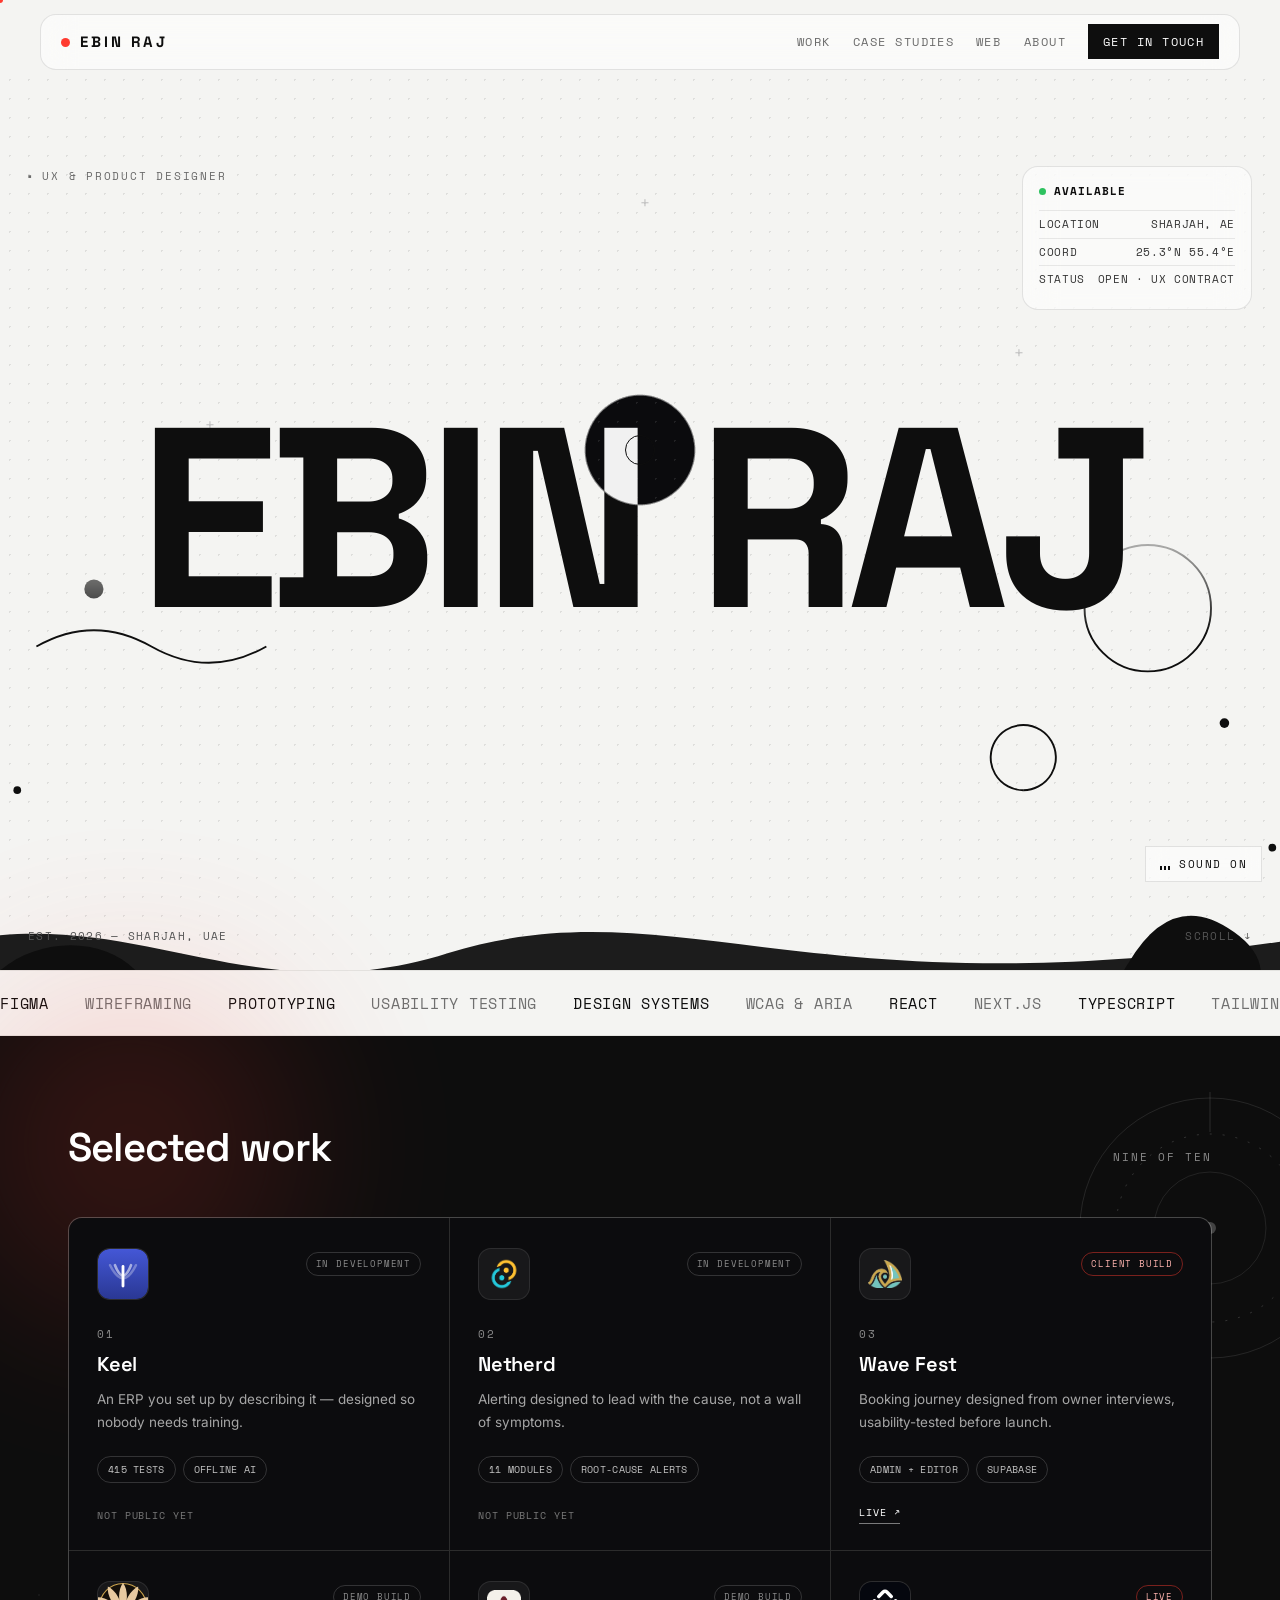
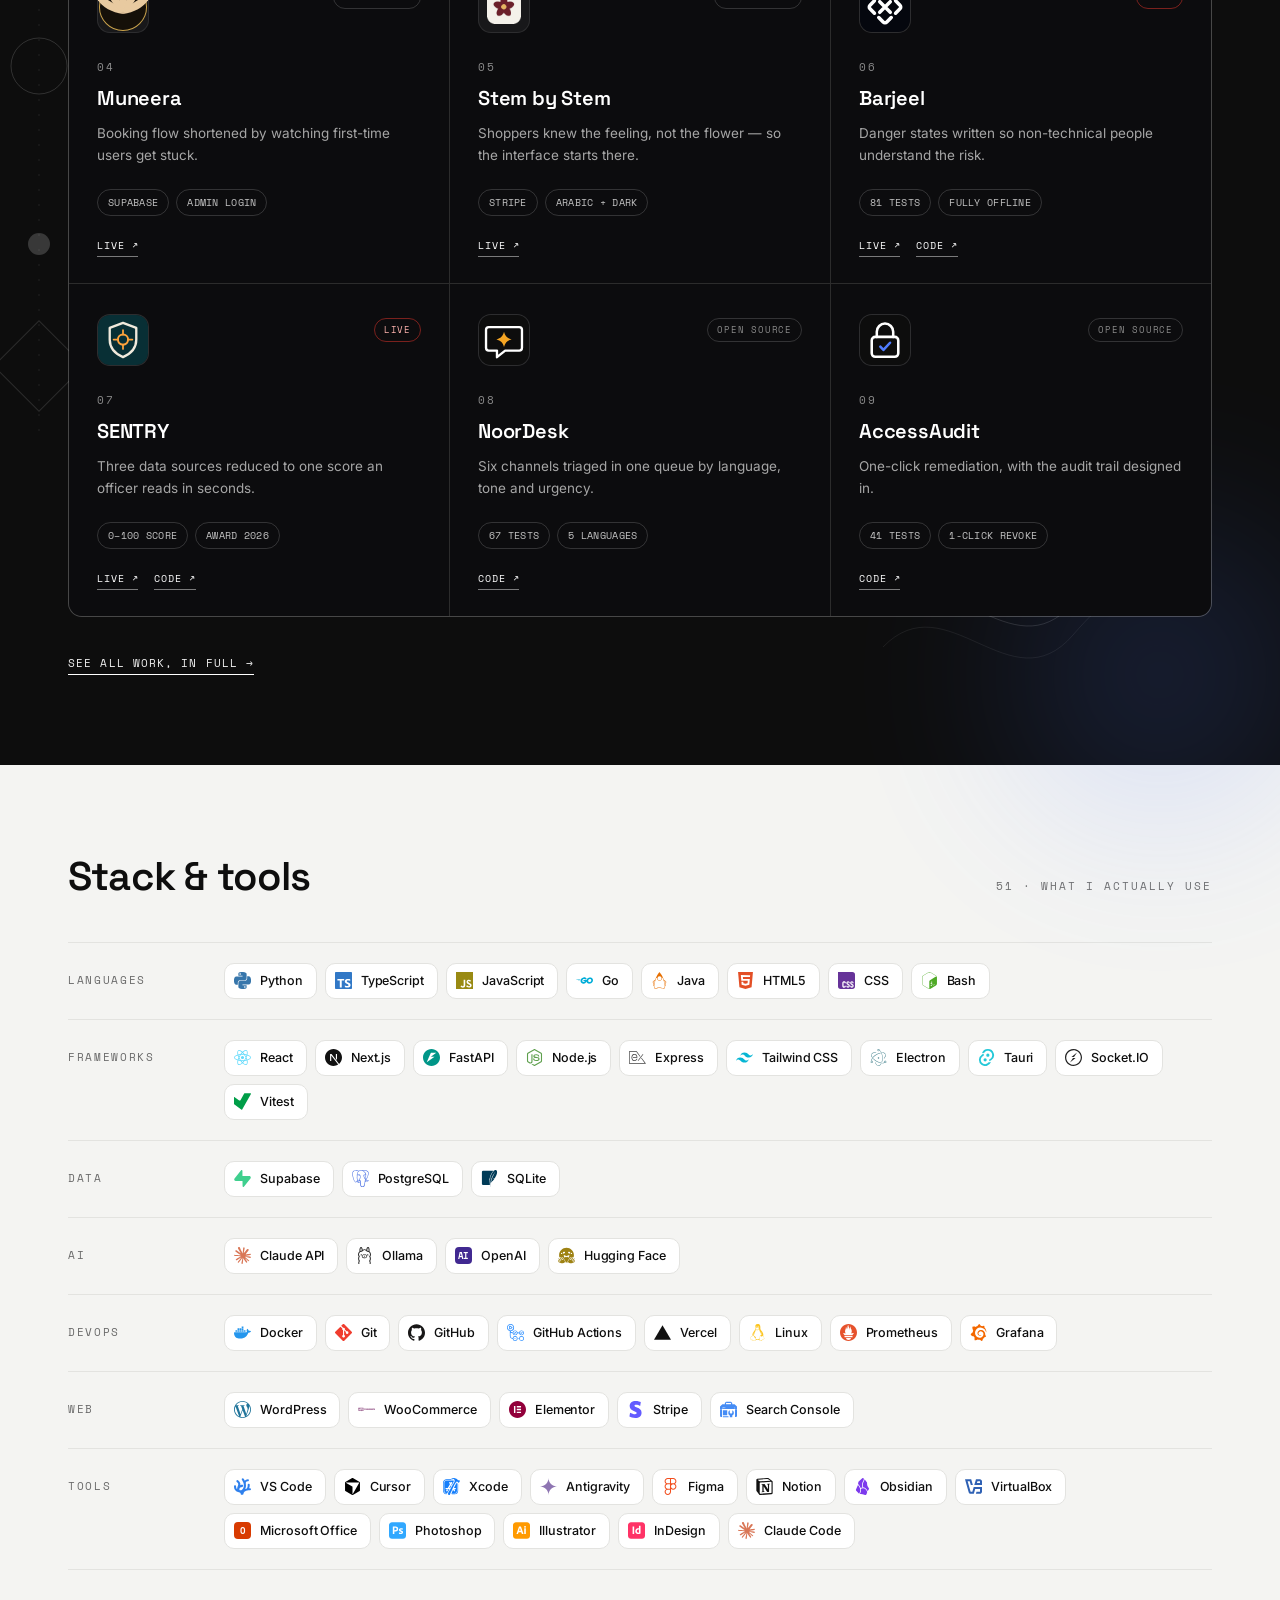
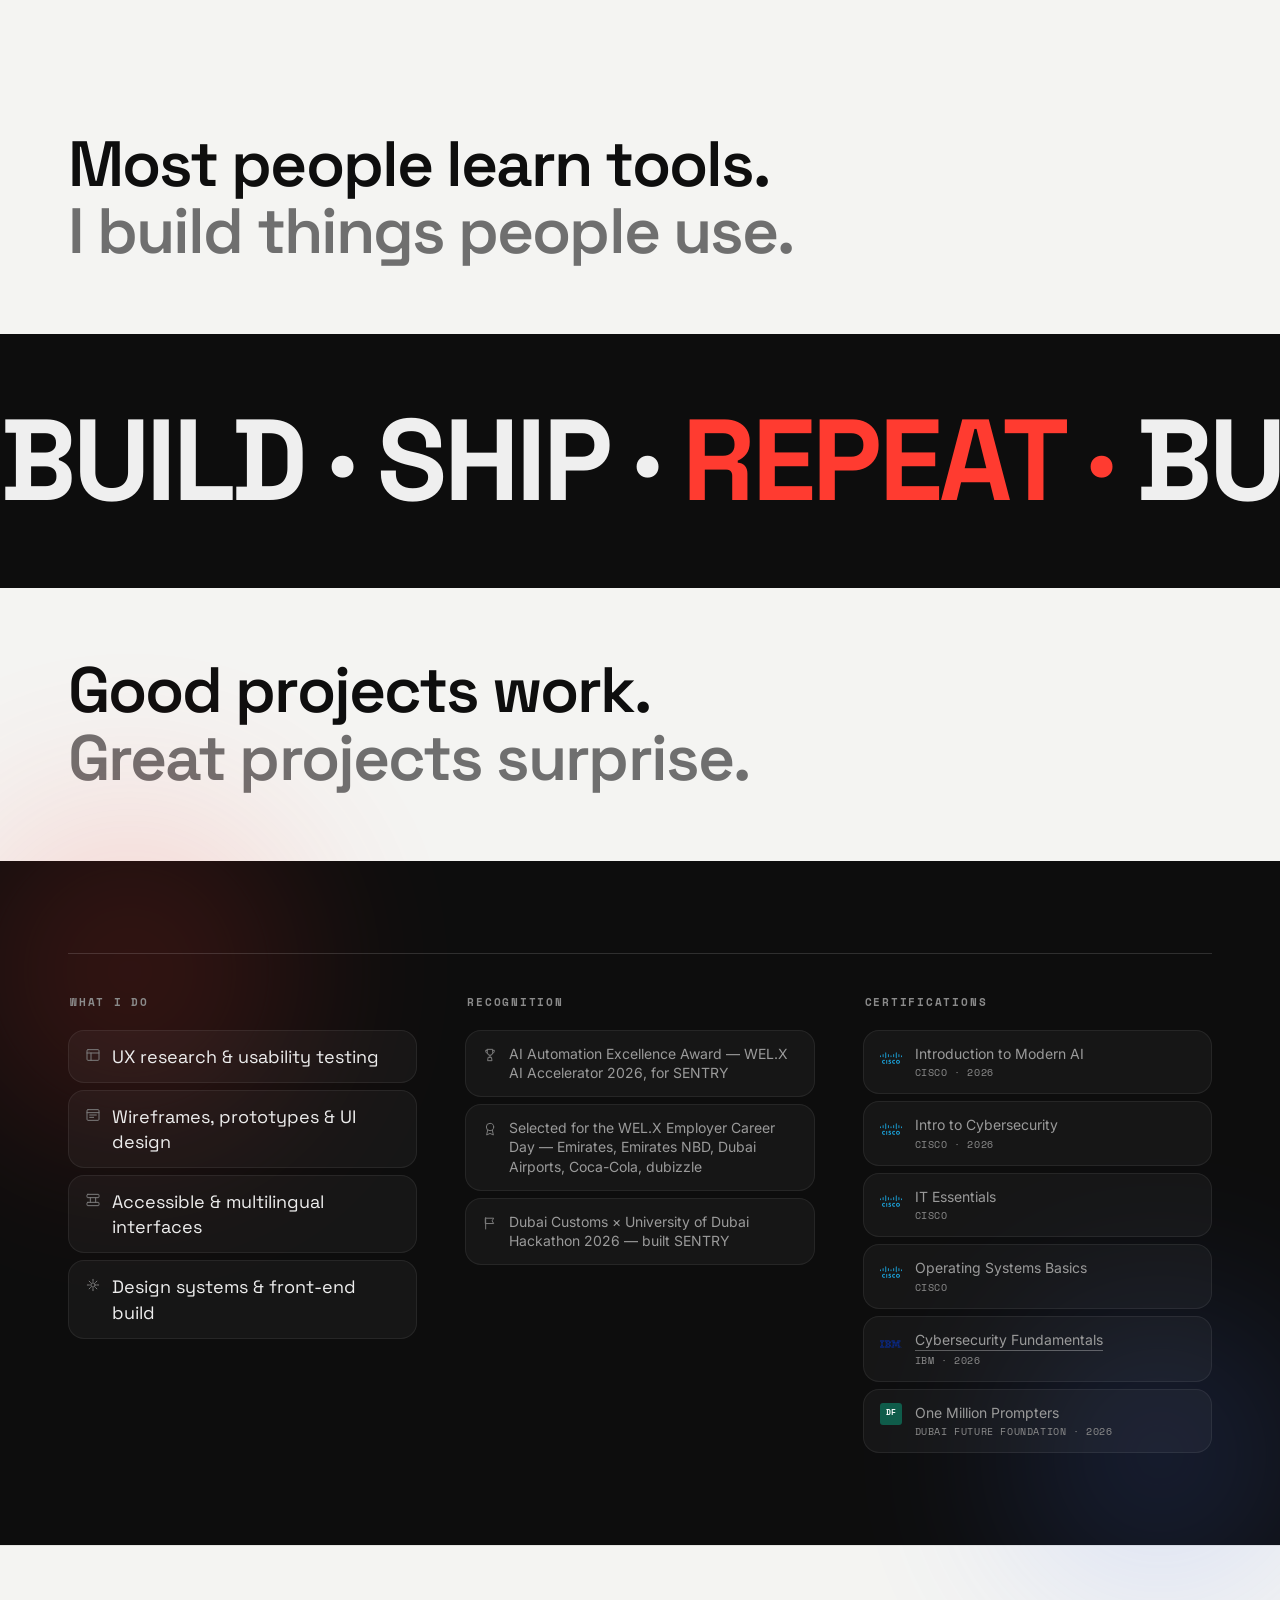
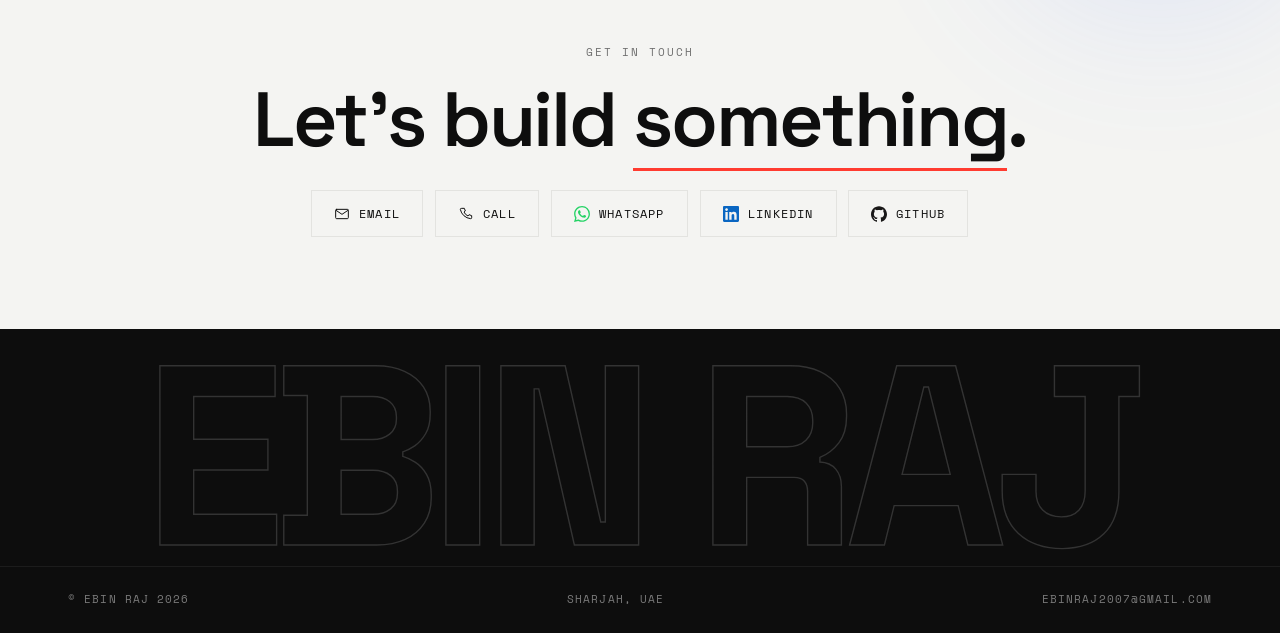
<file: index.html>
<!DOCTYPE html>
<html lang="en" data-loading>
<head>
<meta charset="UTF-8" />
<meta name="viewport" content="width=device-width, initial-scale=1.0, viewport-fit=cover" />
<meta name="apple-mobile-web-app-capable" content="yes" />
<meta name="theme-color" content="#f4f4f2" />
<title>Ebin Raj — UX &amp; Product Designer</title>
<meta name="description" content="Ebin Raj — UX and product designer in Sharjah, UAE. I research, design and ship end-to-end interfaces: user flows, wireframes, prototypes and accessible, multilingual UI — then build them." />
<link rel="icon" href="favicon.ico" sizes="any" />
<link rel="icon" type="image/svg+xml" href="logo.svg" />
<link rel="icon" type="image/png" sizes="32x32" href="favicon-32x32.png" />
<link rel="icon" type="image/png" sizes="16x16" href="favicon-16x16.png" />
<link rel="apple-touch-icon" sizes="180x180" href="apple-touch-icon.png" />
<link rel="manifest" href="site.webmanifest" />
<style id="skcss">#skel{position:fixed;inset:0;z-index:1000;background:#f4f4f2;opacity:0;
  animation:skfade .35s ease 120ms both}
#skel.sk-dark{background:#0b0b0d}
@keyframes skfade{to{opacity:1}}
html.sk-done #skel{animation:none;opacity:0;visibility:hidden;transition:opacity .5s ease,visibility .5s}
.sk-shell{position:absolute;inset:0;overflow:hidden}


.sk{display:block;position:relative;overflow:hidden;border-radius:8px;background:#dbdbd6}
.sk::after{content:"";position:absolute;inset:0;transform:translateX(-100%);
  background:linear-gradient(90deg,rgba(255,255,255,0) 0,rgba(255,255,255,.85) 50%,rgba(255,255,255,0) 100%);
  animation:skwave 2.4s cubic-bezier(.45,0,.25,1) infinite}
@keyframes skwave{from{transform:translateX(-100%)}to{transform:translateX(100%)}}
.sk-d1::after{animation-delay:.1s}.sk-d2::after{animation-delay:.2s}
.sk-d3::after{animation-delay:.3s}.sk-d4::after{animation-delay:.4s}
.sk-dark .sk{background:#212227}
.sk-dark .sk::after{background:linear-gradient(90deg,rgba(255,255,255,0) 0,rgba(255,255,255,.14) 50%,rgba(255,255,255,0) 100%)}
@media(prefers-reduced-motion:reduce){.sk::after{animation:none;opacity:.4;transform:none}}


.sk-nav{position:absolute;top:14px;left:0;right:0;height:56px;z-index:6}
.sk-nav .wrap{height:100%;display:flex;align-items:center;justify-content:space-between}
@media(max-width:620px){.sk-navr .sk-nlink{display:none}}

.sk-navr{display:flex;align-items:center;gap:22px}


.sk-hero{position:absolute;top:70px;left:0;right:0;height:100vh}
.sk-hero .glass{display:block}
.sk-hero .glass .h{margin-bottom:10px}
.sk-hero .glass .rg{align-items:center;gap:12px}
.sk-hero .hname{height:.78em;display:flex;align-items:center;justify-content:center}
.sk-name{width:min(68%,990px);height:78%;border-radius:16px}
@media(max-width:680px){.sk-hero .glass{display:none}}


.sk-workbody{position:absolute;top:70px;left:0;right:0;bottom:0;background:#0b0b0d;padding:92px 0}
@media(max-width:680px){.sk-workbody{padding:64px 0}}
.sk-workbody .whead h2{margin:0}
.sk-workbody .allnote{display:block}
.sk-workbody .whead h2 .sk,.sk-workbody .allnote .sk{display:inline-block;vertical-align:middle}
.sk-mob{display:none}
@media(max-width:720px){.sk-mob{display:inline}}
.sk-card{display:grid;grid-template-columns:52% 48%;min-height:511px;
  border:1px solid rgba(255,255,255,.13);border-radius:16px;overflow:hidden}
.sk-cardl{padding:52px 48px;display:flex;flex-direction:column;gap:14px;justify-content:center}
.sk-cardr{background:#111214;border-left:1px solid rgba(255,255,255,.13)}
@media(max-width:720px){
  .sk-card{grid-template-columns:1fr;min-height:676px}
  .sk-cardl{padding:30px 24px}
  .sk-cardr{border-left:none;border-top:1px solid rgba(255,255,255,.13);min-height:200px}
}


.sk-notice{position:absolute;left:50%;bottom:56px;transform:translateX(-50%);width:min(340px,82vw);
  text-align:center;opacity:0;transition:opacity .5s ease;pointer-events:none;z-index:8}
html.sk-slow .sk-notice{opacity:1;pointer-events:auto}
.sk-noticetxt{font-family:'Space Mono',monospace;font-size:11px;letter-spacing:.14em;text-transform:uppercase;color:#6a6a6a}
.sk-track{margin-top:12px;height:2px;background:rgba(0,0,0,.12);border-radius:2px;overflow:hidden}
.sk-fill{height:100%;width:0;background:#ff3b30;transition:width .45s ease}
.sk-skip{margin-top:16px;display:none;font-family:'Space Mono',monospace;font-size:10px;letter-spacing:.12em;
  text-transform:uppercase;color:#6a6a6a;background:none;border:1px solid #e3e3e0;border-radius:999px;
  padding:9px 16px;cursor:pointer;transition:border-color .25s,color .25s}
.sk-skip:hover{border-color:#0e0e0e;color:#0e0e0e}
html.sk-stuck .sk-skip{display:inline-block}
.sk-dark .sk-noticetxt,.sk-dark .sk-skip{color:#8a8a8a}
.sk-dark .sk-track{background:rgba(255,255,255,.14)}
.sk-dark .sk-skip{border-color:rgba(255,255,255,.18)}</style>
<script id="skjs">/* Skeleton loader. Runs from <head> before the stylesheet, so a slow
   stylesheet cannot stop it. The skeleton itself needs no JS to appear:
   CSS fades it in at 120ms. JS only ends it, and escalates when slow. */
(function () {
  var d = document.documentElement, t0 = Date.now(), finished = false;
  var SHOW = 120, MIN_VISIBLE = 400, SLOW_AT = 3000, STUCK_AT = 8000, HARD_CAP = 20000;
  var tSlow = setTimeout(function () { if (!finished) d.classList.add('sk-slow'); }, SLOW_AT);
  var tStuck = setTimeout(function () { if (!finished) d.classList.add('sk-stuck'); }, STUCK_AT);
  var tCap = setTimeout(finish, HARD_CAP);

  function finish() {
    if (finished) return;
    finished = true;
    clearTimeout(tSlow); clearTimeout(tStuck); clearTimeout(tCap);
    var elapsed = Date.now() - t0;
    var wait = elapsed < SHOW ? 0 : Math.max(0, SHOW + MIN_VISIBLE - elapsed);
    setTimeout(function () {
      d.classList.add('sk-done'); d.removeAttribute('data-loading');
      setTimeout(function () {
        var s = document.getElementById('skel');
        if (s && s.parentNode) s.parentNode.removeChild(s);
      }, 700);
    }, wait);
  }

  document.addEventListener('click', function (e) {
    for (var t = e.target; t && t.classList; t = t.parentNode)
      if (t.classList.contains('sk-skip')) { finish(); return; }
  }, true);

  function wire() {
    var s = document.getElementById('skel'); if (!s) return;
    var fill = s.querySelector('.sk-fill');
    var imgs = [].slice.call(document.images);
    var total = imgs.length + 2, done = 0;
    function step() { done++; if (fill) fill.style.width = Math.min(100, Math.round(done / total * 100)) + '%'; }
    imgs.forEach(function (im) {
      if (im.complete) step();
      else { im.addEventListener('load', step, { once: true }); im.addEventListener('error', step, { once: true }); }
    });
    if (document.fonts && document.fonts.ready) document.fonts.ready.then(step); else step();
  }
  if (document.readyState === 'loading') document.addEventListener('DOMContentLoaded', wire); else wire();
  if (document.readyState === 'complete') finish(); else window.addEventListener('load', finish, { once: true });
})();</script>
<link rel="preconnect" href="https://fonts.googleapis.com">
<link rel="preconnect" href="https://fonts.gstatic.com" crossorigin>
<link href="https://fonts.googleapis.com/css2?family=Space+Grotesk:wght@400;500;600;700&family=Space+Mono:wght@400;700&family=Inter:wght@400;500&display=swap" rel="stylesheet">
<link rel="stylesheet" href="site.css">
</head>
<body>

<div id="skel">
  <div class="sk-shell" aria-hidden="true">
    <div class="sk-nav"><div class="wrap"><span class="sk sk-d1" style="width:107px;height:15px"></span><span class="sk-navr"><span class="sk sk-d2 sk-nlink" style="width:38px;height:11px"></span><span class="sk sk-d3 sk-nlink" style="width:33px;height:11px"></span><span class="sk sk-d3 sk-nlink" style="width:46px;height:11px"></span><span class="sk sk-d4" style="width:132px;height:35px;border-radius:2px"></span></span></div></div>
    <div class="sk-hero">
      <div class="htag"><span class="sk sk-d1" style="width:212px;height:12px"></span></div>
      <div class="glass"><div class="h"><span class="sk sk-d1" style="width:88px;height:10px"></span></div><div class="rg"><span class="sk sk-d2" style="width:58px;height:9px"></span><span class="sk sk-d2" style="width:76px;height:9px"></span></div><div class="rg"><span class="sk sk-d3" style="width:58px;height:9px"></span><span class="sk sk-d3" style="width:76px;height:9px"></span></div><div class="rg"><span class="sk sk-d4" style="width:58px;height:9px"></span><span class="sk sk-d4" style="width:76px;height:9px"></span></div></div>
      <div class="hname"><span class="sk sk-name"></span></div>
      <div class="hfoot"><span class="sk sk-d3" style="width:193px;height:12px"></span></div>
      <div class="hscroll"><span class="sk sk-d4" style="width:64px;height:12px"></span></div>
    </div>
  </div>
  <div class="sk-notice" role="status" aria-live="polite">
    <div class="sk-noticetxt">Still loading</div>
    <div class="sk-track"><div class="sk-fill"></div></div>
    <button type="button" class="sk-skip">Show the page anyway</button>
  </div>
</div>
<div id="bar"></div>

<nav><div class="wrap in">
  <span class="brand"><i></i> EBIN RAJ</span>
  <div class="nl"><a href="#work">Work</a><a href="case-studies.html">Case studies</a><a href="web.html">Web</a><a href="#about">About</a><a class="cta" href="#contact">Get in touch</a></div>
</div></nav>

<header class="hero">
  <div class="dots"></div>
  <span class="cx" aria-hidden="true" style="top:120px;left:50%">+</span><span class="cx" aria-hidden="true" style="top:38%;left:16%">+</span><span class="cx" aria-hidden="true" style="top:30%;right:20%">+</span>
  <div class="htag">▪ UX &amp; Product Designer</div>
  <div class="glass">
    <div class="h"><i></i> AVAILABLE</div>
    <div class="rg"><span>LOCATION</span><span>SHARJAH, AE</span></div>
    <div class="rg"><span>COORD</span><span>25.3°N 55.4°E</span></div>
    <div class="rg"><span>STATUS</span><span>OPEN · UX CONTRACT</span></div>
  </div>
  <div class="hname" id="hname">EBIN RAJ</div>
  <div class="mtn" id="mtn">
    <svg viewBox="0 0 1440 620" preserveAspectRatio="xMidYMax slice" style="width:100%;height:100%;display:block">
      <circle cx="1250" cy="110" r="66" fill="none" stroke="#0e0e0e" stroke-width="2"/>
      <circle cx="150" cy="90" r="10" fill="#0e0e0e"/>
      <circle cx="1330" cy="230" r="5" fill="#0e0e0e"/>
      <g stroke="#0e0e0e" stroke-width="2" fill="none"><path d="M90 150 q 60 -34 120 0 t 120 0"/><path d="M1120 300 a 34 34 0 1 1 0.1 0"/></g>
      <path d="M-40 620 L-40 470 C 180 400 300 540 520 470 C 760 396 900 540 1440 450 L1440 620 Z" fill="#1c1c1c"/>
      <path d="M-40 620 L-40 540 C 300 500 460 590 760 540 C 1080 486 1260 590 1440 540 L1440 620 Z" fill="#0e0e0e"/>
      <path d="M40 500 C 92 440 200 452 214 528 C 226 596 150 630 92 606 C 40 584 -8 540 40 500 Z" fill="#0e0e0e"/>
      <path d="M1230 480 q 46 -78 110 -32 q 54 38 4 92 q -50 52 -100 8 q -38 -34 -14 -68 Z" fill="#0e0e0e"/>
      <circle cx="70" cy="300" r="4" fill="#0e0e0e"/><circle cx="1380" cy="360" r="4" fill="#0e0e0e"/>
    </svg>
  </div>
  <div class="hfoot">EST. 2026 — SHARJAH, UAE</div>
  <div class="hscroll">Scroll <span class="ar">↓</span></div>
</header>

<div class="marq"><div class="t">
  <span><b>Figma</b></span><span>Wireframing</span><span><b>Prototyping</b></span><span>Usability testing</span><span><b>Design systems</b></span><span>WCAG &amp; ARIA</span><span><b>React</b></span><span>Next.js</span><span><b>TypeScript</b></span><span>Tailwind CSS</span>
  <span><b>Figma</b></span><span>Wireframing</span><span><b>Prototyping</b></span><span>Usability testing</span><span><b>Design systems</b></span><span>WCAG &amp; ARIA</span><span><b>React</b></span><span>Next.js</span><span><b>TypeScript</b></span><span>Tailwind CSS</span>
</div></div>

<section class="work sec inv" id="work">
  <div class="workart" aria-hidden="true">
    <svg class="wa1" viewBox="0 0 280 280" fill="none" stroke="#fff"><circle cx="140" cy="140" r="130" stroke-opacity=".1"/><circle cx="140" cy="140" r="94" stroke-opacity=".16" stroke-dasharray="2 11"/><circle cx="140" cy="140" r="56" stroke-opacity=".09"/><circle cx="140" cy="140" r="6" fill="#fff" fill-opacity=".22" stroke="none"/><path d="M140 4 V44 M140 236 V276 M4 140 H44 M236 140 H276" stroke-opacity=".13"/></svg>
    <svg class="wa2" viewBox="0 0 190 440" fill="none" stroke="#fff"><line x1="95" y1="0" x2="95" y2="440" stroke-opacity=".09" stroke-dasharray="2 13"/><circle cx="95" cy="72" r="28" stroke-opacity=".15"/><circle cx="95" cy="250" r="11" fill="#fff" fill-opacity=".18" stroke="none"/><rect x="63" y="340" width="64" height="64" stroke-opacity=".12" transform="rotate(45 95 372)"/></svg>
    <svg class="wa3" viewBox="0 0 320 210" fill="none" stroke="#fff"><path d="M0 130 C64 64 128 190 190 118 S296 44 320 96" stroke-opacity=".13"/><path d="M0 162 C64 96 128 222 190 150 S296 74 320 128" stroke-opacity=".07"/><circle cx="270" cy="72" r="42" stroke-opacity=".1"/><path d="M32 42 V64 M21 53 H43" stroke-opacity=".16"/></svg>
    <svg class="wa4" viewBox="0 0 120 120" fill="none" stroke="#fff"><rect x="12" y="12" width="96" height="96" stroke-opacity=".1"/><path d="M12 12 L108 108 M108 12 L12 108" stroke-opacity=".07"/><circle cx="60" cy="60" r="20" stroke-opacity=".16"/></svg>
  </div>
  <div class="wrap">
  <div class="whead rv"><h2>Selected work</h2><span class="lbl">Nine of ten</span></div>
  <div class="wgrid">
    <article class="wgt rv"><div class="wgtop"><span class="wgmk"><img class="wgmk-i" src="img/proj/keel.svg" alt="" width="52" height="52" decoding="async" loading="lazy"></span><span class="wgs wgs-private">In development</span></div><span class="wgi">01</span><h3 class="wgn">Keel</h3><p class="wgd">An ERP you set up by describing it — designed so nobody needs training.</p><div class="wgc"><span>415 tests</span><span>Offline AI</span></div><div class="wgl wgl-none"><span>Not public yet</span></div></article>
    <article class="wgt rv"><div class="wgtop"><span class="wgmk"><img class="wgmk-i pad" src="img/proj/netherd.png" alt="" width="52" height="52" decoding="async" loading="lazy"></span><span class="wgs wgs-private">In development</span></div><span class="wgi">02</span><h3 class="wgn">Netherd</h3><p class="wgd">Alerting designed to lead with the cause, not a wall of symptoms.</p><div class="wgc"><span>11 modules</span><span>Root-cause alerts</span></div><div class="wgl wgl-none"><span>Not public yet</span></div></article>
    <article class="wgt rv"><div class="wgtop"><span class="wgmk"><img class="wgmk-i pad" src="img/proj/wavefest.png" alt="" width="52" height="52" decoding="async" loading="lazy"></span><span class="wgs wgs-client">Client build</span></div><span class="wgi">03</span><h3 class="wgn">Wave Fest</h3><p class="wgd">Booking journey designed from owner interviews, usability-tested before launch.</p><div class="wgc"><span>Admin + editor</span><span>Supabase</span></div><div class="wgl"><a href="https://wavefest.vercel.app" target="_blank" rel="noopener">Live ↗</a></div></article>
    <article class="wgt rv"><div class="wgtop"><span class="wgmk"><img class="wgmk-i" src="img/proj/muneera.svg" alt="" width="52" height="52" decoding="async" loading="lazy"></span><span class="wgs wgs-demo">Demo build</span></div><span class="wgi">04</span><h3 class="wgn">Muneera</h3><p class="wgd">Booking flow shortened by watching first-time users get stuck.</p><div class="wgc"><span>Supabase</span><span>Admin login</span></div><div class="wgl"><a href="https://muneera-beauty-center.vercel.app" target="_blank" rel="noopener">Live ↗</a></div></article>
    <article class="wgt rv"><div class="wgtop"><span class="wgmk"><img class="wgmk-i pad" src="img/proj/stem.png" alt="" width="52" height="52" decoding="async" loading="lazy"></span><span class="wgs wgs-demo">Demo build</span></div><span class="wgi">05</span><h3 class="wgn">Stem by Stem</h3><p class="wgd">Shoppers knew the feeling, not the flower — so the interface starts there.</p><div class="wgc"><span>Stripe</span><span>Arabic + dark</span></div><div class="wgl"><a href="https://stem-by-stem.vercel.app" target="_blank" rel="noopener">Live ↗</a></div></article>
    <article class="wgt rv"><div class="wgtop"><span class="wgmk"><img class="wgmk-i" src="img/proj/barjeel.svg" alt="" width="52" height="52" decoding="async" loading="lazy"></span><span class="wgs wgs-live">Live</span></div><span class="wgi">06</span><h3 class="wgn">Barjeel</h3><p class="wgd">Danger states written so non-technical people understand the risk.</p><div class="wgc"><span>81 tests</span><span>Fully offline</span></div><div class="wgl"><a href="https://ebinraj2007-cmd.github.io/barjeel/" target="_blank" rel="noopener">Live ↗</a><a href="https://github.com/ebinraj2007-cmd/barjeel" target="_blank" rel="noopener">Code ↗</a></div></article>
    <article class="wgt rv"><div class="wgtop"><span class="wgmk"><img class="wgmk-i" src="img/proj/sentry.svg" alt="" width="52" height="52" decoding="async" loading="lazy"></span><span class="wgs wgs-live">Live</span></div><span class="wgi">07</span><h3 class="wgn">SENTRY</h3><p class="wgd">Three data sources reduced to one score an officer reads in seconds.</p><div class="wgc"><span>0–100 score</span><span>Award 2026</span></div><div class="wgl"><a href="https://ebinraj2007-cmd.github.io/sentry/" target="_blank" rel="noopener">Live ↗</a><a href="https://github.com/ebinraj2007-cmd/sentry" target="_blank" rel="noopener">Code ↗</a></div></article>
    <article class="wgt rv"><div class="wgtop"><span class="wgmk"><img class="wgmk-i" src="img/proj/noordesk.svg" alt="" width="52" height="52" decoding="async" loading="lazy"></span><span class="wgs wgs-code">Open source</span></div><span class="wgi">08</span><h3 class="wgn">NoorDesk</h3><p class="wgd">Six channels triaged in one queue by language, tone and urgency.</p><div class="wgc"><span>67 tests</span><span>5 languages</span></div><div class="wgl"><a href="https://github.com/ebinraj2007-cmd/noordesk" target="_blank" rel="noopener">Code ↗</a></div></article>
    <article class="wgt rv"><div class="wgtop"><span class="wgmk"><img class="wgmk-i" src="img/proj/accessaudit.svg" alt="" width="52" height="52" decoding="async" loading="lazy"></span><span class="wgs wgs-code">Open source</span></div><span class="wgi">09</span><h3 class="wgn">AccessAudit</h3><p class="wgd">One-click remediation, with the audit trail designed in.</p><div class="wgc"><span>41 tests</span><span>1-click revoke</span></div><div class="wgl"><a href="https://github.com/ebinraj2007-cmd/accessaudit" target="_blank" rel="noopener">Code ↗</a></div></article>
  </div>
  <div class="wgall rv"><a href="work.html">See all work, in full →</a></div>
</div></section>

<section class="stack sec" id="stack"><div class="wrap">
  <div class="whead rv"><h2>Stack &amp; tools</h2><span class="lbl">51 · what I actually use</span></div>
  <div class="stwrap">
    <div class="stgrp rv"><div class="stcat">Languages</div><div class="sttiles"><span class="stt" style="--c:#3776AB;--b:#F1F5F9"><svg viewBox="0 0 24 24" aria-hidden="true"><path d="M14.25.18l.9.2.73.26.59.3.45.32.34.34.25.34.16.33.1.3.04.26.02.2-.01.13V8.5l-.05.63-.13.55-.21.46-.26.38-.3.31-.33.25-.35.19-.35.14-.33.1-.3.07-.26.04-.21.02H8.77l-.69.05-.59.14-.5.22-.41.27-.33.32-.27.35-.2.36-.15.37-.1.35-.07.32-.04.27-.02.21v3.06H3.17l-.21-.03-.28-.07-.32-.12-.35-.18-.36-.26-.36-.36-.35-.46-.32-.59-.28-.73-.21-.88-.14-1.05-.05-1.23.06-1.22.16-1.04.24-.87.32-.71.36-.57.4-.44.42-.33.42-.24.4-.16.36-.1.32-.05.24-.01h.16l.06.01h8.16v-.83H6.18l-.01-2.75-.02-.37.05-.34.11-.31.17-.28.25-.26.31-.23.38-.2.44-.18.51-.15.58-.12.64-.1.71-.06.77-.04.84-.02 1.27.05zm-6.3 1.98l-.23.33-.08.41.08.41.23.34.33.22.41.09.41-.09.33-.22.23-.34.08-.41-.08-.41-.23-.33-.33-.22-.41-.09-.41.09zm13.09 3.95l.28.06.32.12.35.18.36.27.36.35.35.47.32.59.28.73.21.88.14 1.04.05 1.23-.06 1.23-.16 1.04-.24.86-.32.71-.36.57-.4.45-.42.33-.42.24-.4.16-.36.09-.32.05-.24.02-.16-.01h-8.22v.82h5.84l.01 2.76.02.36-.05.34-.11.31-.17.29-.25.25-.31.24-.38.2-.44.17-.51.15-.58.13-.64.09-.71.07-.77.04-.84.01-1.27-.04-1.07-.14-.9-.2-.73-.25-.59-.3-.45-.33-.34-.34-.25-.34-.16-.33-.1-.3-.04-.25-.02-.2.01-.13v-5.34l.05-.64.13-.54.21-.46.26-.38.3-.32.33-.24.35-.2.35-.14.33-.1.3-.06.26-.04.21-.02.13-.01h5.84l.69-.05.59-.14.5-.21.41-.28.33-.32.27-.35.2-.36.15-.36.1-.35.07-.32.04-.28.02-.21V6.07h2.09l.14.01zm-6.47 14.25l-.23.33-.08.41.08.41.23.33.33.23.41.08.41-.08.33-.23.23-.33.08-.41-.08-.41-.23-.33-.33-.23-.41-.08-.41.08z"/></svg><b>Python</b></span><span class="stt" style="--c:#3178C6;--b:#F1F6FB"><svg viewBox="0 0 24 24" aria-hidden="true"><path d="M1.125 0C.502 0 0 .502 0 1.125v21.75C0 23.498.502 24 1.125 24h21.75c.623 0 1.125-.502 1.125-1.125V1.125C24 .502 23.498 0 22.875 0zm17.363 9.75c.612 0 1.154.037 1.627.111a6.38 6.38 0 0 1 1.306.34v2.458a3.95 3.95 0 0 0-.643-.361 5.093 5.093 0 0 0-.717-.26 5.453 5.453 0 0 0-1.426-.2c-.3 0-.573.028-.819.086a2.1 2.1 0 0 0-.623.242c-.17.104-.3.229-.393.374a.888.888 0 0 0-.14.49c0 .196.053.373.156.529.104.156.252.304.443.444s.423.276.696.41c.273.135.582.274.926.416.47.197.892.407 1.266.628.374.222.695.473.963.753.268.279.472.598.614.957.142.359.214.776.214 1.253 0 .657-.125 1.21-.373 1.656a3.033 3.033 0 0 1-1.012 1.085 4.38 4.38 0 0 1-1.487.596c-.566.12-1.163.18-1.79.18a9.916 9.916 0 0 1-1.84-.164 5.544 5.544 0 0 1-1.512-.493v-2.63a5.033 5.033 0 0 0 3.237 1.2c.333 0 .624-.03.872-.09.249-.06.456-.144.623-.25.166-.108.29-.234.373-.38a1.023 1.023 0 0 0-.074-1.089 2.12 2.12 0 0 0-.537-.5 5.597 5.597 0 0 0-.807-.444 27.72 27.72 0 0 0-1.007-.436c-.918-.383-1.602-.852-2.053-1.405-.45-.553-.676-1.222-.676-2.005 0-.614.123-1.141.369-1.582.246-.441.58-.804 1.004-1.089a4.494 4.494 0 0 1 1.47-.629 7.536 7.536 0 0 1 1.77-.201zm-15.113.188h9.563v2.166H9.506v9.646H6.789v-9.646H3.375z"/></svg><b>TypeScript</b></span><span class="stt" style="--c:#998A13;--b:#FEFDEF"><svg viewBox="0 0 24 24" aria-hidden="true"><path d="M0 0h24v24H0V0zm22.034 18.276c-.175-1.095-.888-2.015-3.003-2.873-.736-.345-1.554-.585-1.797-1.14-.091-.33-.105-.51-.046-.705.15-.646.915-.84 1.515-.66.39.12.75.42.976.9 1.034-.676 1.034-.676 1.755-1.125-.27-.42-.404-.601-.586-.78-.63-.705-1.469-1.065-2.834-1.034l-.705.089c-.676.165-1.32.525-1.71 1.005-1.14 1.291-.811 3.541.569 4.471 1.365 1.02 3.361 1.244 3.616 2.205.24 1.17-.87 1.545-1.966 1.41-.811-.18-1.26-.586-1.755-1.336l-1.83 1.051c.21.48.45.689.81 1.109 1.74 1.756 6.09 1.666 6.871-1.004.029-.09.24-.705.074-1.65l.046.067zm-8.983-7.245h-2.248c0 1.938-.009 3.864-.009 5.805 0 1.232.063 2.363-.138 2.711-.33.689-1.18.601-1.566.48-.396-.196-.597-.466-.83-.855-.063-.105-.11-.196-.127-.196l-1.825 1.125c.305.63.75 1.172 1.324 1.517.855.51 2.004.675 3.207.405.783-.226 1.458-.691 1.811-1.411.51-.93.402-2.07.397-3.346.012-2.054 0-4.109 0-6.179l.004-.056z"/></svg><b>JavaScript</b></span><span class="stt" style="--c:#00ADD8;--b:#EDF9FC"><svg viewBox="0 0 24 24" aria-hidden="true"><path d="M1.811 10.231c-.047 0-.058-.023-.035-.059l.246-.315c.023-.035.081-.058.128-.058h4.172c.046 0 .058.035.035.07l-.199.303c-.023.036-.082.07-.117.07zM.047 11.306c-.047 0-.059-.023-.035-.058l.245-.316c.023-.035.082-.058.129-.058h5.328c.047 0 .07.035.058.07l-.093.28c-.012.047-.058.07-.105.07zm2.828 1.075c-.047 0-.059-.035-.035-.07l.163-.292c.023-.035.07-.07.117-.07h2.337c.047 0 .07.035.07.082l-.023.28c0 .047-.047.082-.082.082zm12.129-2.36c-.736.187-1.239.327-1.963.514-.176.046-.187.058-.34-.117-.174-.199-.303-.327-.548-.444-.737-.362-1.45-.257-2.115.175-.795.514-1.204 1.274-1.192 2.22.011.935.654 1.706 1.577 1.835.795.105 1.46-.175 1.987-.77.105-.13.198-.27.315-.434H10.47c-.245 0-.304-.152-.222-.35.152-.362.432-.97.596-1.274a.315.315 0 01.292-.187h4.253c-.023.316-.023.631-.07.947a4.983 4.983 0 01-.958 2.29c-.841 1.11-1.94 1.8-3.33 1.986-1.145.152-2.209-.07-3.143-.77-.865-.655-1.356-1.52-1.484-2.595-.152-1.274.222-2.419.993-3.424.83-1.086 1.928-1.776 3.272-2.02 1.098-.2 2.15-.07 3.096.571.62.41 1.063.97 1.356 1.648.07.105.023.164-.117.2m3.868 6.461c-1.064-.024-2.034-.328-2.852-1.029a3.665 3.665 0 01-1.262-2.255c-.21-1.32.152-2.489.947-3.529.853-1.122 1.881-1.706 3.272-1.95 1.192-.21 2.314-.095 3.33.595.923.63 1.496 1.484 1.648 2.605.198 1.578-.257 2.863-1.344 3.962-.771.783-1.718 1.273-2.805 1.495-.315.06-.63.07-.934.106zm2.78-4.72c-.011-.153-.011-.27-.034-.387-.21-1.157-1.274-1.81-2.384-1.554-1.087.245-1.788.935-2.045 2.033-.21.912.234 1.835 1.075 2.21.643.28 1.285.244 1.905-.07.923-.48 1.425-1.228 1.484-2.233z"/></svg><b>Go</b></span><span class="stt" style="--c:#E76F00;--b:#FDF5ED"><svg viewBox="0 0 24 24" aria-hidden="true"><path d="M11.915 0 11.7.215C9.515 2.4 7.47 6.39 6.046 10.483c-1.064 1.024-3.633 2.81-3.711 3.551-.093.87 1.746 2.611 1.55 3.235-.198.625-1.304 1.408-1.014 1.939.1.188.823.011 1.277-.491a13.389 13.389 0 0 0-.017 2.14c.076.906.27 1.668.643 2.232.372.563.956.911 1.667.911.397 0 .727-.114 1.024-.264.298-.149.571-.33.91-.5.68-.34 1.634-.666 3.53-.604 1.903.062 2.872.39 3.559.704.687.314 1.15.664 1.925.664.767 0 1.395-.336 1.807-.9.412-.563.631-1.33.72-2.24.06-.623.055-1.32 0-2.066.454.45 1.117.604 1.213.424.29-.53-.816-1.314-1.013-1.937-.198-.624 1.642-2.366 1.549-3.236-.08-.748-2.707-2.568-3.748-3.586C16.428 6.374 14.308 2.394 12.13.215zm.175 6.038a2.95 2.95 0 0 1 2.943 2.942 2.95 2.95 0 0 1-2.943 2.943A2.95 2.95 0 0 1 9.148 8.98a2.95 2.95 0 0 1 2.942-2.942zM8.685 7.983a3.515 3.515 0 0 0-.145.997c0 1.951 1.6 3.55 3.55 3.55 1.95 0 3.55-1.598 3.55-3.55 0-.329-.046-.648-.132-.951.334.095.64.208.915.336a42.699 42.699 0 0 1 2.042 5.829c.678 2.545 1.01 4.92.846 6.607-.082.844-.29 1.51-.606 1.94-.315.431-.713.651-1.315.651-.593 0-.932-.27-1.673-.61-.741-.338-1.825-.694-3.792-.758-1.974-.064-3.073.293-3.821.669-.375.188-.659.373-.911.5s-.466.2-.752.2c-.53 0-.876-.209-1.16-.64-.285-.43-.474-1.101-.545-1.948-.141-1.693.176-4.069.823-6.614a43.155 43.155 0 0 1 1.934-5.783c.348-.167.749-.31 1.192-.425zm-3.382 4.362a.216.216 0 0 1 .13.031c-.166.56-.323 1.116-.463 1.665a33.849 33.849 0 0 0-.547 2.555 3.9 3.9 0 0 0-.2-.39c-.58-1.012-.914-1.642-1.16-2.08.315-.24 1.679-1.755 2.24-1.781zm13.394.01c.562.027 1.926 1.543 2.24 1.783-.246.438-.58 1.068-1.16 2.08a4.428 4.428 0 0 0-.163.309 32.354 32.354 0 0 0-.562-2.49 40.579 40.579 0 0 0-.482-1.652.216.216 0 0 1 .127-.03z"/></svg><b>Java</b></span><span class="stt" style="--c:#E34F26;--b:#FDF3F0"><svg viewBox="0 0 24 24" aria-hidden="true"><path d="M1.5 0h21l-1.91 21.563L11.977 24l-8.564-2.438L1.5 0zm7.031 9.75l-.232-2.718 10.059.003.23-2.622L5.412 4.41l.698 8.01h9.126l-.326 3.426-2.91.804-2.955-.81-.188-2.11H6.248l.33 4.171L12 19.351l5.379-1.443.744-8.157H8.531z"/></svg><b>HTML5</b></span><span class="stt" style="--c:#663399;--b:#F4F1F8"><svg viewBox="0 0 24 24" aria-hidden="true"><path d="M0 0v20.16A3.84 3.84 0 0 0 3.84 24h16.32A3.84 3.84 0 0 0 24 20.16V3.84A3.84 3.84 0 0 0 20.16 0Zm14.256 13.08c1.56 0 2.28 1.08 2.304 2.64h-1.608c.024-.288-.048-.6-.144-.84-.096-.192-.288-.264-.552-.264-.456 0-.696.264-.696.84-.024.576.288.888.768 1.08.72.288 1.608.744 1.92 1.296q.432.648.432 1.656c0 1.608-.912 2.592-2.496 2.592-1.656 0-2.4-1.032-2.424-2.688h1.68c0 .792.264 1.176.792 1.176.264 0 .456-.072.552-.24.192-.312.24-1.176-.048-1.512-.312-.408-.912-.6-1.32-.816q-.828-.396-1.224-.936c-.24-.36-.36-.888-.36-1.536 0-1.44.936-2.472 2.424-2.448m5.4 0c1.584 0 2.304 1.08 2.328 2.64h-1.608c0-.288-.048-.6-.168-.84-.096-.192-.264-.264-.528-.264-.48 0-.72.264-.72.84s.288.888.792 1.08c.696.288 1.608.744 1.92 1.296.264.432.408.984.408 1.656.024 1.608-.888 2.592-2.472 2.592-1.68 0-2.424-1.056-2.448-2.688h1.68c0 .744.264 1.176.792 1.176.264 0 .456-.072.552-.24.216-.312.264-1.176-.048-1.512-.288-.408-.888-.6-1.32-.816-.552-.264-.96-.576-1.2-.936s-.36-.888-.36-1.536c-.024-1.44.912-2.472 2.4-2.448m-11.031.018c.711-.006 1.419.198 1.839.63.432.432.672 1.128.648 1.992H9.336c.024-.456-.096-.792-.432-.96-.312-.144-.768-.048-.888.24-.12.264-.192.576-.168.864v3.504c0 .744.264 1.128.768 1.128a.65.65 0 0 0 .552-.264c.168-.24.192-.552.168-.84h1.776c.096 1.632-.984 2.712-2.568 2.688-1.536 0-2.496-.864-2.472-2.472v-4.032c0-.816.24-1.44.696-1.848.432-.408 1.146-.624 1.857-.63"/></svg><b>CSS</b></span><span class="stt" style="--c:#4EAA25;--b:#F3F9F0"><svg viewBox="0 0 24 24" aria-hidden="true"><path d="M21.038,4.9l-7.577-4.498C13.009,0.134,12.505,0,12,0c-0.505,0-1.009,0.134-1.462,0.403L2.961,4.9 C2.057,5.437,1.5,6.429,1.5,7.503v8.995c0,1.073,0.557,2.066,1.462,2.603l7.577,4.497C10.991,23.866,11.495,24,12,24 c0.505,0,1.009-0.134,1.461-0.402l7.577-4.497c0.904-0.537,1.462-1.529,1.462-2.603V7.503C22.5,6.429,21.943,5.437,21.038,4.9z M15.17,18.946l0.013,0.646c0.001,0.078-0.05,0.167-0.111,0.198l-0.383,0.22c-0.061,0.031-0.111-0.007-0.112-0.085L14.57,19.29 c-0.328,0.136-0.66,0.169-0.872,0.084c-0.04-0.016-0.057-0.075-0.041-0.142l0.139-0.584c0.011-0.046,0.036-0.092,0.069-0.121 c0.012-0.011,0.024-0.02,0.036-0.026c0.022-0.011,0.043-0.014,0.062-0.006c0.229,0.077,0.521,0.041,0.802-0.101 c0.357-0.181,0.596-0.545,0.592-0.907c-0.003-0.328-0.181-0.465-0.613-0.468c-0.55,0.001-1.064-0.107-1.072-0.917 c-0.007-0.667,0.34-1.361,0.889-1.8l-0.007-0.652c-0.001-0.08,0.048-0.168,0.111-0.2l0.37-0.236 c0.061-0.031,0.111,0.007,0.112,0.087l0.006,0.653c0.273-0.109,0.511-0.138,0.726-0.088c0.047,0.012,0.067,0.076,0.048,0.151 l-0.144,0.578c-0.011,0.044-0.036,0.088-0.065,0.116c-0.012,0.012-0.025,0.021-0.038,0.028c-0.019,0.01-0.038,0.013-0.057,0.009 c-0.098-0.022-0.332-0.073-0.699,0.113c-0.385,0.195-0.52,0.53-0.517,0.778c0.003,0.297,0.155,0.387,0.681,0.396 c0.7,0.012,1.003,0.318,1.01,1.023C16.105,17.747,15.736,18.491,15.17,18.946z M19.143,17.859c0,0.06-0.008,0.116-0.058,0.145 l-1.916,1.164c-0.05,0.029-0.09,0.004-0.09-0.056v-0.494c0-0.06,0.037-0.093,0.087-0.122l1.887-1.129 c0.05-0.029,0.09-0.004,0.09,0.056V17.859z M20.459,6.797l-7.168,4.427c-0.894,0.523-1.553,1.109-1.553,2.187v8.833 c0,0.645,0.26,1.063,0.66,1.184c-0.131,0.023-0.264,0.039-0.398,0.039c-0.42,0-0.833-0.114-1.197-0.33L3.226,18.64 c-0.741-0.44-1.201-1.261-1.201-2.142V7.503c0-0.881,0.46-1.702,1.201-2.142l7.577-4.498c0.363-0.216,0.777-0.33,1.197-0.33 c0.419,0,0.833,0.114,1.197,0.33l7.577,4.498c0.624,0.371,1.046,1.013,1.164,1.732C21.686,6.557,21.12,6.411,20.459,6.797z"/></svg><b>Bash</b></span></div></div>
    <div class="stgrp rv"><div class="stcat">Frameworks</div><div class="sttiles"><span class="stt" style="--c:#61DAFB;--b:#F4FCFF"><svg viewBox="0 0 24 24" aria-hidden="true"><path d="M14.23 12.004a2.236 2.236 0 0 1-2.235 2.236 2.236 2.236 0 0 1-2.236-2.236 2.236 2.236 0 0 1 2.235-2.236 2.236 2.236 0 0 1 2.236 2.236zm2.648-10.69c-1.346 0-3.107.96-4.888 2.622-1.78-1.653-3.542-2.602-4.887-2.602-.41 0-.783.093-1.106.278-1.375.793-1.683 3.264-.973 6.365C1.98 8.917 0 10.42 0 12.004c0 1.59 1.99 3.097 5.043 4.03-.704 3.113-.39 5.588.988 6.38.32.187.69.275 1.102.275 1.345 0 3.107-.96 4.888-2.624 1.78 1.654 3.542 2.603 4.887 2.603.41 0 .783-.09 1.106-.275 1.374-.792 1.683-3.263.973-6.365C22.02 15.096 24 13.59 24 12.004c0-1.59-1.99-3.097-5.043-4.032.704-3.11.39-5.587-.988-6.38-.318-.184-.688-.277-1.092-.278zm-.005 1.09v.006c.225 0 .406.044.558.127.666.382.955 1.835.73 3.704-.054.46-.142.945-.25 1.44-.96-.236-2.006-.417-3.107-.534-.66-.905-1.345-1.727-2.035-2.447 1.592-1.48 3.087-2.292 4.105-2.295zm-9.77.02c1.012 0 2.514.808 4.11 2.28-.686.72-1.37 1.537-2.02 2.442-1.107.117-2.154.298-3.113.538-.112-.49-.195-.964-.254-1.42-.23-1.868.054-3.32.714-3.707.19-.09.4-.127.563-.132zm4.882 3.05c.455.468.91.992 1.36 1.564-.44-.02-.89-.034-1.345-.034-.46 0-.915.01-1.36.034.44-.572.895-1.096 1.345-1.565zM12 8.1c.74 0 1.477.034 2.202.093.406.582.802 1.203 1.183 1.86.372.64.71 1.29 1.018 1.946-.308.655-.646 1.31-1.013 1.95-.38.66-.773 1.288-1.18 1.87-.728.063-1.466.098-2.21.098-.74 0-1.477-.035-2.202-.093-.406-.582-.802-1.204-1.183-1.86-.372-.64-.71-1.29-1.018-1.946.303-.657.646-1.313 1.013-1.954.38-.66.773-1.286 1.18-1.868.728-.064 1.466-.098 2.21-.098zm-3.635.254c-.24.377-.48.763-.704 1.16-.225.39-.435.782-.635 1.174-.265-.656-.49-1.31-.676-1.947.64-.15 1.315-.283 2.015-.386zm7.26 0c.695.103 1.365.23 2.006.387-.18.632-.405 1.282-.66 1.933-.2-.39-.41-.783-.64-1.174-.225-.392-.465-.774-.705-1.146zm3.063.675c.484.15.944.317 1.375.498 1.732.74 2.852 1.708 2.852 2.476-.005.768-1.125 1.74-2.857 2.475-.42.18-.88.342-1.355.493-.28-.958-.646-1.956-1.1-2.98.45-1.017.81-2.01 1.085-2.964zm-13.395.004c.278.96.645 1.957 1.1 2.98-.45 1.017-.812 2.01-1.086 2.964-.484-.15-.944-.318-1.37-.5-1.732-.737-2.852-1.706-2.852-2.474 0-.768 1.12-1.742 2.852-2.476.42-.18.88-.342 1.356-.494zm11.678 4.28c.265.657.49 1.312.676 1.948-.64.157-1.316.29-2.016.39.24-.375.48-.762.705-1.158.225-.39.435-.788.636-1.18zm-9.945.02c.2.392.41.783.64 1.175.23.39.465.772.705 1.143-.695-.102-1.365-.23-2.006-.386.18-.63.406-1.282.66-1.933zM17.92 16.32c.112.493.2.968.254 1.423.23 1.868-.054 3.32-.714 3.708-.147.09-.338.128-.563.128-1.012 0-2.514-.807-4.11-2.28.686-.72 1.37-1.536 2.02-2.44 1.107-.118 2.154-.3 3.113-.54zm-11.83.01c.96.234 2.006.415 3.107.532.66.905 1.345 1.727 2.035 2.446-1.595 1.483-3.092 2.295-4.11 2.295-.22-.005-.406-.05-.553-.132-.666-.38-.955-1.834-.73-3.703.054-.46.142-.944.25-1.438zm4.56.64c.44.02.89.034 1.345.034.46 0 .915-.01 1.36-.034-.44.572-.895 1.095-1.345 1.565-.455-.47-.91-.993-1.36-1.565z"/></svg><b>React</b></span><span class="stt" style="--c:#111111;--b:#EEEEEE"><svg viewBox="0 0 24 24" aria-hidden="true"><path d="M18.665 21.978C16.758 23.255 14.465 24 12 24 5.377 24 0 18.623 0 12S5.377 0 12 0s12 5.377 12 12c0 3.583-1.574 6.801-4.067 9.001L9.219 7.2H7.2v9.596h1.615V9.251l9.85 12.727Zm-3.332-8.533 1.6 2.061V7.2h-1.6v6.245Z"/></svg><b>Next.js</b></span><span class="stt" style="--c:#009688;--b:#EDF8F7"><svg viewBox="0 0 24 24" aria-hidden="true"><path d="M12 .0387C5.3729.0384.0003 5.3931 0 11.9988c-.001 6.6066 5.372 11.9628 12 11.9625 6.628.0003 12.001-5.3559 12-11.9625-.0003-6.6057-5.3729-11.9604-12-11.96m-.829 5.4153h7.55l-7.5805 5.3284h5.1828L5.279 18.5436q2.9466-6.5444 5.892-13.0896"/></svg><b>FastAPI</b></span><span class="stt" style="--c:#5FA04E;--b:#F4F8F3"><svg viewBox="0 0 24 24" aria-hidden="true"><path d="M11.998,24c-0.321,0-0.641-0.084-0.922-0.247l-2.936-1.737c-0.438-0.245-0.224-0.332-0.08-0.383 c0.585-0.203,0.703-0.25,1.328-0.604c0.065-0.037,0.151-0.023,0.218,0.017l2.256,1.339c0.082,0.045,0.197,0.045,0.272,0l8.795-5.076 c0.082-0.047,0.134-0.141,0.134-0.238V6.921c0-0.099-0.053-0.192-0.137-0.242l-8.791-5.072c-0.081-0.047-0.189-0.047-0.271,0 L3.075,6.68C2.99,6.729,2.936,6.825,2.936,6.921v10.15c0,0.097,0.054,0.189,0.139,0.235l2.409,1.392 c1.307,0.654,2.108-0.116,2.108-0.89V7.787c0-0.142,0.114-0.253,0.256-0.253h1.115c0.139,0,0.255,0.112,0.255,0.253v10.021 c0,1.745-0.95,2.745-2.604,2.745c-0.508,0-0.909,0-2.026-0.551L2.28,18.675c-0.57-0.329-0.922-0.945-0.922-1.604V6.921 c0-0.659,0.353-1.275,0.922-1.603l8.795-5.082c0.557-0.315,1.296-0.315,1.848,0l8.794,5.082c0.57,0.329,0.924,0.944,0.924,1.603 v10.15c0,0.659-0.354,1.273-0.924,1.604l-8.794,5.078C12.643,23.916,12.324,24,11.998,24z M19.099,13.993 c0-1.9-1.284-2.406-3.987-2.763c-2.731-0.361-3.009-0.548-3.009-1.187c0-0.528,0.235-1.233,2.258-1.233 c1.807,0,2.473,0.389,2.747,1.607c0.024,0.115,0.129,0.199,0.247,0.199h1.141c0.071,0,0.138-0.031,0.186-0.081 c0.048-0.054,0.074-0.123,0.067-0.196c-0.177-2.098-1.571-3.076-4.388-3.076c-2.508,0-4.004,1.058-4.004,2.833 c0,1.925,1.488,2.457,3.895,2.695c2.88,0.282,3.103,0.703,3.103,1.269c0,0.983-0.789,1.402-2.642,1.402 c-2.327,0-2.839-0.584-3.011-1.742c-0.02-0.124-0.126-0.215-0.253-0.215h-1.137c-0.141,0-0.254,0.112-0.254,0.253 c0,1.482,0.806,3.248,4.655,3.248C17.501,17.007,19.099,15.91,19.099,13.993z"/></svg><b>Node.js</b></span><span class="stt" style="--c:#444444;--b:#F2F2F2"><svg viewBox="0 0 24 24" aria-hidden="true"><path d="M12.262 16.666h1.146l6.975-9.325H19.22zm9.778 1.441v.004l-4.334-5.706-.557.74 4.873 6.682H.945V4.173h9.505l5.026 6.7.574-.772-4.374-5.928h.003l-.719-.945H0v17.544h24zM10.917 8.705a3.8 3.8 0 0 0-1.292-1.183q-.796-.45-1.916-.45c-.746 0-1.37.14-1.906.424a3.76 3.76 0 0 0-1.31 1.12 4.9 4.9 0 0 0-.75 1.581 7.17 7.17 0 0 0 0 3.696c.148.567.402 1.101.75 1.573a3.5 3.5 0 0 0 1.31 1.066q.803.39 1.906.389 1.77 0 2.739-.868.966-.867 1.328-2.457h-1.139q-.271 1.084-.977 1.734-.704.651-1.952.65-.812 0-1.392-.342a3.1 3.1 0 0 1-.957-.869 3.5 3.5 0 0 1-.551-1.182 5 5 0 0 1-.17-1.133 9 9 0 0 0-.015-.286 4.5 4.5 0 0 1 .015-.829c.047-.418.147-.83.296-1.223A3.7 3.7 0 0 1 5.54 9.05a2.9 2.9 0 0 1 .922-.742q.541-.28 1.246-.28c.47 0 .869.093 1.23.28q.541.281.922.742.379.461.587 1.057t.225 1.246H5.625l.004.957h6.182a7.3 7.3 0 0 0-.18-1.924 4.9 4.9 0 0 0-.715-1.68z"/></svg><b>Express</b></span><span class="stt" style="--c:#06B6D4;--b:#EEFAFC"><svg viewBox="0 0 24 24" aria-hidden="true"><path d="M12.001,4.8c-3.2,0-5.2,1.6-6,4.8c1.2-1.6,2.6-2.2,4.2-1.8c0.913,0.228,1.565,0.89,2.288,1.624 C13.666,10.618,15.027,12,18.001,12c3.2,0,5.2-1.6,6-4.8c-1.2,1.6-2.6,2.2-4.2,1.8c-0.913-0.228-1.565-0.89-2.288-1.624 C16.337,6.182,14.976,4.8,12.001,4.8z M6.001,12c-3.2,0-5.2,1.6-6,4.8c1.2-1.6,2.6-2.2,4.2-1.8c0.913,0.228,1.565,0.89,2.288,1.624 c1.177,1.194,2.538,2.576,5.512,2.576c3.2,0,5.2-1.6,6-4.8c-1.2,1.6-2.6,2.2-4.2,1.8c-0.913-0.228-1.565-0.89-2.288-1.624 C10.337,13.382,8.976,12,6.001,12z"/></svg><b>Tailwind CSS</b></span><span class="stt" style="--c:#47848F;--b:#F2F6F7"><svg viewBox="0 0 24 24" aria-hidden="true"><path d="M12.0111 0c-.85 0-1.5392.6891-1.5392 1.5392 0 .8501.6891 1.5393 1.5392 1.5393.595 0 1.11-.338 1.3662-.832 2.2208 1.2675 3.847 5.4728 3.847 10.3623 0 2.0715-.2891 4.056-.825 5.7685a.3215.3215 0 0 0 .2107.403.322.322 0 0 0 .4033-.2111c.5558-1.7763.8542-3.8251.8542-5.9604 0-5.1927-1.7717-9.686-4.3206-11.0027.001-.0223.0035-.0443.0035-.0669 0-.85-.6891-1.5392-1.5393-1.5392zm0 .6432a.896.896 0 1 1 0 1.792.896.896 0 1 1 0-1.792zm-5.486 4.3052c-2.067.0074-3.6473.6646-4.3885 1.9485-.7375 1.2774-.5267 2.971.5113 4.7813a.3217.3217 0 0 0 .558-.32C2.271 9.7274 2.089 8.266 2.6938 7.2185c.821-1.422 3.033-1.9552 5.9321-1.4271a.3216.3216 0 0 0 .1153-.6329c-.784-.1428-1.5271-.2125-2.216-.21zm11.0522.0176a.3216.3216 0 0 0-.0084.6432c1.8337.0239 3.1556.5956 3.7502 1.6256.8192 1.419.1798 3.5947-1.7182 5.837a.322.322 0 0 0 .0377.4535.3215.3215 0 0 0 .4532-.0377c2.0535-2.426 2.7708-4.8661 1.7845-6.5744-.7257-1.257-2.26-1.9207-4.299-1.9472zm-2.6984.2924a.3225.3225 0 0 0-.0647.0072c-1.8568.3979-3.8333 1.1755-5.7314 2.2714-4.5699 2.6384-7.5924 6.4948-7.3601 9.3717-.4726.2628-.7928.7664-.7928 1.3455 0 .85.6892 1.5392 1.5393 1.5392.85 0 1.5392-.6891 1.5392-1.5392 0-.8501-.6891-1.5393-1.5392-1.5393-.038 0-.0754.003-.1128.0057-.1002-2.5597 2.7434-6.1412 7.048-8.6265 1.8413-1.063 3.7551-1.8163 5.5445-2.1997a.3217.3217 0 0 0-.07-.636zm-2.8787 6.2364a1.1192 1.1192 0 0 0-.2243.0255c-.6012.1301-.983.7225-.8533 1.3238.1302.6012.7226.9832 1.3238.8533.6012-.1302.9832-.7226.8533-1.3238-.1139-.526-.5816-.8844-1.0995-.8788zM4.532 13.341a.321.321 0 0 0-.2318.0835.3214.3214 0 0 0-.0214.4542c1.2682 1.3936 2.9157 2.701 4.7946 3.7857 4.4146 2.5489 9.1056 3.2849 11.5608 1.8392a1.53 1.53 0 0 0 .8966.2899c.8501 0 1.5392-.6891 1.5392-1.5392 0-.8501-.689-1.5393-1.5392-1.5393-.85 0-1.5392.6892-1.5392 1.5393 0 .276.0737.5344.201.7584-2.2448 1.214-6.631.5002-10.7976-1.9054-1.8228-1.0524-3.418-2.3181-4.6404-3.6614a.3206.3206 0 0 0-.2226-.1049zm-2.0628 4.0172a.896.896 0 1 1 0 1.792.896.896 0 1 1 0-1.792zm19.0616 0a.896.896 0 1 1 0 1.792.891.891 0 0 1-.5864-.2194c-.0025-.004-.0039-.0083-.0066-.0123a.3195.3195 0 0 0-.0957-.0914.896.896 0 0 1 .6887-1.4689zm-14.0045 1.368a.3215.3215 0 0 0-.3207.4296C8.2793 22.154 10.036 24 12.0111 24c1.4406 0 2.7735-.9822 3.8128-2.711a.3215.3215 0 0 0-.11-.4413.3219.3219 0 0 0-.4415.11c-.934 1.5537-2.0812 2.399-3.2613 2.399-1.6407 0-3.2075-1.6465-4.2-4.4179a.3216.3216 0 0 0-.2848-.2126z"/></svg><b>Electron</b></span><span class="stt" style="--c:#24C8D8;--b:#F0FBFC"><svg viewBox="0 0 24 24" aria-hidden="true"><path d="M13.912 0a8.72 8.72 0 0 0-8.308 6.139c1.05-.515 2.18-.845 3.342-.976 2.415-3.363 7.4-3.412 9.88-.097 2.48 3.315 1.025 8.084-2.883 9.45a6.131 6.131 0 0 1-.3 2.762 8.72 8.72 0 0 0 3.01-1.225A8.72 8.72 0 0 0 13.913 0zm.082 6.451a2.284 2.284 0 1 0-.15 4.566 2.284 2.284 0 0 0 .15-4.566zm-5.629.27a8.72 8.72 0 0 0-3.031 1.235 8.72 8.72 0 1 0 13.06 9.9131 10.173 10.174 0 0 1-3.343.965 6.125 6.125 0 1 1-7.028-9.343 6.114 6.115 0 0 1 .342-2.772zm1.713 6.27a2.284 2.284 0 0 0-2.284 2.283 2.284 2.284 0 0 0 2.284 2.284 2.284 2.284 0 0 0 2.284-2.284 2.284 2.284 0 0 0-2.284-2.284z"/></svg><b>Tauri</b></span><span class="stt" style="--c:#222222;--b:#F0F0F0"><svg viewBox="0 0 24 24" aria-hidden="true"><path d="M11.9362.0137a12.1694 12.1694 0 00-2.9748.378C4.2816 1.5547.5678 5.7944.0918 10.6012c-.59 4.5488 1.7079 9.2856 5.6437 11.6345 3.8608 2.4179 9.0926 2.3199 12.8734-.223 3.3969-2.206 5.5118-6.2277 5.3858-10.2845-.058-4.0159-2.31-7.9167-5.7588-9.9796C16.354.5876 14.1431.0047 11.9362.0137zm-.063 1.696c4.9448-.007 9.7886 3.8137 10.2815 8.9245.945 5.6597-3.7528 11.4125-9.4875 11.5795-5.4538.544-10.7245-4.0798-10.8795-9.5566-.407-4.4338 2.5159-8.8346 6.6977-10.2995a9.1126 9.1126 0 013.3878-.647zm5.0908 3.2248c-2.6869 2.0849-5.2598 4.3078-7.8886 6.4567 1.2029.017 2.4118.016 3.6208.01 1.41-2.165 2.8589-4.3008 4.2678-6.4667zm-5.6647 7.6536c-1.41 2.166-2.86 4.3088-4.2699 6.4737 2.693-2.0799 5.2548-4.3198 7.9017-6.4557a255.4132 255.4132 0 00-3.6318-.018z"/></svg><b>Socket.IO</b></span><span class="stt" style="--c:#009E48;--b:#EDFFF5"><svg viewBox="0 0 24 24" aria-hidden="true"><path d="M11.545 23.3a.613.613 0 0 1-.895.197L.252 15.936A.61.61 0 0 1 0 15.439V6.325c0-.502.569-.792.975-.497l6.358 4.624c.594.433 1.432.25 1.793-.39L14.393.7a.62.62 0 0 1 .535-.314h8.455a.613.613 0 0 1 .537.916z"/></svg><b>Vitest</b></span></div></div>
    <div class="stgrp rv"><div class="stcat">Data</div><div class="sttiles"><span class="stt" style="--c:#3FCF8E;--b:#F2FCF7"><svg viewBox="0 0 24 24" aria-hidden="true"><path d="M11.9 1.036c-.015-.986-1.26-1.41-1.874-.637L.764 12.05C-.33 13.427.65 15.455 2.409 15.455h9.579l.113 7.51c.014.985 1.259 1.408 1.873.636l9.262-11.653c1.093-1.375.113-3.403-1.645-3.403h-9.642z"/></svg><b>Supabase</b></span><span class="stt" style="--c:#4169E1;--b:#F2F4FD"><svg viewBox="0 0 24 24" aria-hidden="true"><path d="M23.5594 14.7228a.5269.5269 0 0 0-.0563-.1191c-.139-.2632-.4768-.3418-1.0074-.2321-1.6533.3411-2.2935.1312-2.5256-.0191 1.342-2.0482 2.445-4.522 3.0411-6.8297.2714-1.0507.7982-3.5237.1222-4.7316a1.5641 1.5641 0 0 0-.1509-.235C21.6931.9086 19.8007.0248 17.5099.0005c-1.4947-.0158-2.7705.3461-3.1161.4794a9.449 9.449 0 0 0-.5159-.0816 8.044 8.044 0 0 0-1.3114-.1278c-1.1822-.0184-2.2038.2642-3.0498.8406-.8573-.3211-4.7888-1.645-7.2219.0788C.9359 2.1526.3086 3.8733.4302 6.3043c.0409.818.5069 3.334 1.2423 5.7436.4598 1.5065.9387 2.7019 1.4334 3.582.553.9942 1.1259 1.5933 1.7143 1.7895.4474.1491 1.1327.1441 1.8581-.7279.8012-.9635 1.5903-1.8258 1.9446-2.2069.4351.2355.9064.3625 1.39.3772a.0569.0569 0 0 0 .0004.0041 11.0312 11.0312 0 0 0-.2472.3054c-.3389.4302-.4094.5197-1.5002.7443-.3102.064-1.1344.2339-1.1464.8115-.0025.1224.0329.2309.0919.3268.2269.4231.9216.6097 1.015.6331 1.3345.3335 2.5044.092 3.3714-.6787-.017 2.231.0775 4.4174.3454 5.0874.2212.5529.7618 1.9045 2.4692 1.9043.2505 0 .5263-.0291.8296-.0941 1.7819-.3821 2.5557-1.1696 2.855-2.9059.1503-.8707.4016-2.8753.5388-4.1012.0169-.0703.0357-.1207.057-.1362.0007-.0005.0697-.0471.4272.0307a.3673.3673 0 0 0 .0443.0068l.2539.0223.0149.001c.8468.0384 1.9114-.1426 2.5312-.4308.6438-.2988 1.8057-1.0323 1.5951-1.6698zM2.371 11.8765c-.7435-2.4358-1.1779-4.8851-1.2123-5.5719-.1086-2.1714.4171-3.6829 1.5623-4.4927 1.8367-1.2986 4.8398-.5408 6.108-.13-.0032.0032-.0066.0061-.0098.0094-2.0238 2.044-1.9758 5.536-1.9708 5.7495-.0002.0823.0066.1989.0162.3593.0348.5873.0996 1.6804-.0735 2.9184-.1609 1.1504.1937 2.2764.9728 3.0892.0806.0841.1648.1631.2518.2374-.3468.3714-1.1004 1.1926-1.9025 2.1576-.5677.6825-.9597.5517-1.0886.5087-.3919-.1307-.813-.5871-1.2381-1.3223-.4796-.839-.9635-2.0317-1.4155-3.5126zm6.0072 5.0871c-.1711-.0428-.3271-.1132-.4322-.1772.0889-.0394.2374-.0902.4833-.1409 1.2833-.2641 1.4815-.4506 1.9143-1.0002.0992-.126.2116-.2687.3673-.4426a.3549.3549 0 0 0 .0737-.1298c.1708-.1513.2724-.1099.4369-.0417.156.0646.3078.26.3695.4752.0291.1016.0619.2945-.0452.4444-.9043 1.2658-2.2216 1.2494-3.1676 1.0128zm2.094-3.988-.0525.141c-.133.3566-.2567.6881-.3334 1.003-.6674-.0021-1.3168-.2872-1.8105-.8024-.6279-.6551-.9131-1.5664-.7825-2.5004.1828-1.3079.1153-2.4468.079-3.0586-.005-.0857-.0095-.1607-.0122-.2199.2957-.2621 1.6659-.9962 2.6429-.7724.4459.1022.7176.4057.8305.928.5846 2.7038.0774 3.8307-.3302 4.7363-.084.1866-.1633.3629-.2311.5454zm7.3637 4.5725c-.0169.1768-.0358.376-.0618.5959l-.146.4383a.3547.3547 0 0 0-.0182.1077c-.0059.4747-.054.6489-.115.8693-.0634.2292-.1353.4891-.1794 1.0575-.11 1.4143-.8782 2.2267-2.4172 2.5565-1.5155.3251-1.7843-.4968-2.0212-1.2217a6.5824 6.5824 0 0 0-.0769-.2266c-.2154-.5858-.1911-1.4119-.1574-2.5551.0165-.5612-.0249-1.9013-.3302-2.6462.0044-.2932.0106-.5909.019-.8918a.3529.3529 0 0 0-.0153-.1126 1.4927 1.4927 0 0 0-.0439-.208c-.1226-.4283-.4213-.7866-.7797-.9351-.1424-.059-.4038-.1672-.7178-.0869.067-.276.1831-.5875.309-.9249l.0529-.142c.0595-.16.134-.3257.213-.5012.4265-.9476 1.0106-2.2453.3766-5.1772-.2374-1.0981-1.0304-1.6343-2.2324-1.5098-.7207.0746-1.3799.3654-1.7088.5321a5.6716 5.6716 0 0 0-.1958.1041c.0918-1.1064.4386-3.1741 1.7357-4.4823a4.0306 4.0306 0 0 1 .3033-.276.3532.3532 0 0 0 .1447-.0644c.7524-.5706 1.6945-.8506 2.802-.8325.4091.0067.8017.0339 1.1742.081 1.939.3544 3.2439 1.4468 4.0359 2.3827.8143.9623 1.2552 1.9315 1.4312 2.4543-1.3232-.1346-2.2234.1268-2.6797.779-.9926 1.4189.543 4.1729 1.2811 5.4964.1353.2426.2522.4522.2889.5413.2403.5825.5515.9713.7787 1.2552.0696.087.1372.1714.1885.245-.4008.1155-1.1208.3825-1.0552 1.717-.0123.1563-.0423.4469-.0834.8148-.0461.2077-.0702.4603-.0994.7662zm.8905-1.6211c-.0405-.8316.2691-.9185.5967-1.0105a2.8566 2.8566 0 0 0 .135-.0406 1.202 1.202 0 0 0 .1342.103c.5703.3765 1.5823.4213 3.0068.1344-.2016.1769-.5189.3994-.9533.6011-.4098.1903-1.0957.333-1.7473.3636-.7197.0336-1.0859-.0807-1.1721-.151zm.5695-9.2712c-.0059.3508-.0542.6692-.1054 1.0017-.055.3576-.112.7274-.1264 1.1762-.0142.4368.0404.8909.0932 1.3301.1066.887.216 1.8003-.2075 2.7014a3.5272 3.5272 0 0 1-.1876-.3856c-.0527-.1276-.1669-.3326-.3251-.6162-.6156-1.1041-2.0574-3.6896-1.3193-4.7446.3795-.5427 1.3408-.5661 2.1781-.463zm.2284 7.0137a12.3762 12.3762 0 0 0-.0853-.1074l-.0355-.0444c.7262-1.1995.5842-2.3862.4578-3.4385-.0519-.4318-.1009-.8396-.0885-1.2226.0129-.4061.0666-.7543.1185-1.0911.0639-.415.1288-.8443.1109-1.3505.0134-.0531.0188-.1158.0118-.1902-.0457-.4855-.5999-1.938-1.7294-3.253-.6076-.7073-1.4896-1.4972-2.6889-2.0395.5251-.1066 1.2328-.2035 2.0244-.1859 2.0515.0456 3.6746.8135 4.8242 2.2824a.908.908 0 0 1 .0667.1002c.7231 1.3556-.2762 6.2751-2.9867 10.5405zm-8.8166-6.1162c-.025.1794-.3089.4225-.6211.4225a.5821.5821 0 0 1-.0809-.0056c-.1873-.026-.3765-.144-.5059-.3156-.0458-.0605-.1203-.178-.1055-.2844.0055-.0401.0261-.0985.0925-.1488.1182-.0894.3518-.1226.6096-.0867.3163.0441.6426.1938.6113.4186zm7.9305-.4114c.0111.0792-.049.201-.1531.3102-.0683.0717-.212.1961-.4079.2232a.5456.5456 0 0 1-.075.0052c-.2935 0-.5414-.2344-.5607-.3717-.024-.1765.2641-.3106.5611-.352.297-.0414.6111.0088.6356.1851z"/></svg><b>PostgreSQL</b></span><span class="stt" style="--c:#003B57;--b:#EDF1F3"><svg viewBox="0 0 24 24" aria-hidden="true"><path d="M21.678.521c-1.032-.92-2.28-.55-3.513.544a8.71 8.71 0 0 0-.547.535c-2.109 2.237-4.066 6.38-4.674 9.544.237.48.422 1.093.544 1.561a13.044 13.044 0 0 1 .164.703s-.019-.071-.096-.296l-.05-.146a1.689 1.689 0 0 0-.033-.08c-.138-.32-.518-.995-.686-1.289-.143.423-.27.818-.376 1.176.484.884.778 2.4.778 2.4s-.025-.099-.147-.442c-.107-.303-.644-1.244-.772-1.464-.217.804-.304 1.346-.226 1.478.152.256.296.698.422 1.186.286 1.1.485 2.44.485 2.44l.017.224a22.41 22.41 0 0 0 .056 2.748c.095 1.146.273 2.13.5 2.657l.155-.084c-.334-1.038-.47-2.399-.41-3.967.09-2.398.642-5.29 1.661-8.304 1.723-4.55 4.113-8.201 6.3-9.945-1.993 1.8-4.692 7.63-5.5 9.788-.904 2.416-1.545 4.684-1.931 6.857.666-2.037 2.821-2.912 2.821-2.912s1.057-1.304 2.292-3.166c-.74.169-1.955.458-2.362.629-.6.251-.762.337-.762.337s1.945-1.184 3.613-1.72C21.695 7.9 24.195 2.767 21.678.521m-18.573.543A1.842 1.842 0 0 0 1.27 2.9v16.608a1.84 1.84 0 0 0 1.835 1.834h9.418a22.953 22.953 0 0 1-.052-2.707c-.006-.062-.011-.141-.016-.2a27.01 27.01 0 0 0-.473-2.378c-.121-.47-.275-.898-.369-1.057-.116-.197-.098-.31-.097-.432 0-.12.015-.245.037-.386a9.98 9.98 0 0 1 .234-1.045l.217-.028c-.017-.035-.014-.065-.031-.097l-.041-.381a32.8 32.8 0 0 1 .382-1.194l.2-.019c-.008-.016-.01-.038-.018-.053l-.043-.316c.63-3.28 2.587-7.443 4.8-9.791.066-.069.133-.128.198-.194Z"/></svg><b>SQLite</b></span></div></div>
    <div class="stgrp rv"><div class="stcat">AI</div><div class="sttiles"><span class="stt" style="--c:#D97757;--b:#FCF5F3"><svg viewBox="0 0 24 24" aria-hidden="true"><path d="m4.7144 15.9555 4.7174-2.6471.079-.2307-.079-.1275h-.2307l-.7893-.0486-2.6956-.0729-2.3375-.0971-2.2646-.1214-.5707-.1215-.5343-.7042.0546-.3522.4797-.3218.686.0608 1.5179.1032 2.2767.1578 1.6514.0972 2.4468.255h.3886l.0546-.1579-.1336-.0971-.1032-.0972L6.973 9.8356l-2.55-1.6879-1.3356-.9714-.7225-.4918-.3643-.4614-.1578-1.0078.6557-.7225.8803.0607.2246.0607.8925.686 1.9064 1.4754 2.4893 1.8336.3643.3035.1457-.1032.0182-.0728-.164-.2733-1.3539-2.4467-1.445-2.4893-.6435-1.032-.17-.6194c-.0607-.255-.1032-.4674-.1032-.7285L6.287.1335 6.6997 0l.9957.1336.419.3642.6192 1.4147 1.0018 2.2282 1.5543 3.0296.4553.8985.2429.8318.091.255h.1579v-.1457l.1275-1.706.2368-2.0947.2307-2.6957.0789-.7589.3764-.9107.7468-.4918.5828.2793.4797.686-.0668.4433-.2853 1.8517-.5586 2.9021-.3643 1.9429h.2125l.2429-.2429.9835-1.3053 1.6514-2.0643.7286-.8196.85-.9046.5464-.4311h1.0321l.759 1.1293-.34 1.1657-1.0625 1.3478-.8804 1.1414-1.2628 1.7-.7893 1.36.0729.1093.1882-.0183 2.8535-.607 1.5421-.2794 1.8396-.3157.8318.3886.091.3946-.3278.8075-1.967.4857-2.3072.4614-3.4364.8136-.0425.0304.0486.0607 1.5482.1457.6618.0364h1.621l3.0175.2247.7892.522.4736.6376-.079.4857-1.2142.6193-1.6393-.3886-3.825-.9107-1.3113-.3279h-.1822v.1093l1.0929 1.0686 2.0035 1.8092 2.5075 2.3314.1275.5768-.3218.4554-.34-.0486-2.2039-1.6575-.85-.7468-1.9246-1.621h-.1275v.17l.4432.6496 2.3436 3.5214.1214 1.0807-.17.3521-.6071.2125-.6679-.1214-1.3721-1.9246L14.38 17.959l-1.1414-1.9428-.1397.079-.674 7.2552-.3156.3703-.7286.2793-.6071-.4614-.3218-.7468.3218-1.4753.3886-1.9246.3157-1.53.2853-1.9004.17-.6314-.0121-.0425-.1397.0182-1.4328 1.9672-2.1796 2.9446-1.7243 1.8456-.4128.164-.7164-.3704.0667-.6618.4008-.5889 2.386-3.0357 1.4389-1.882.929-1.0868-.0062-.1579h-.0546l-6.3385 4.1164-1.1293.1457-.4857-.4554.0608-.7467.2307-.2429 1.9064-1.3114Z"/></svg><b>Claude API</b></span><span class="stt" style="--c:#222222;--b:#F0F0F0"><svg viewBox="0 0 24 24" aria-hidden="true"><path d="M16.361 10.26a.894.894 0 0 0-.558.47l-.072.148.001.207c0 .193.004.217.059.353.076.193.152.312.291.448.24.238.51.3.872.205a.86.86 0 0 0 .517-.436.752.752 0 0 0 .08-.498c-.064-.453-.33-.782-.724-.897a1.06 1.06 0 0 0-.466 0zm-9.203.005c-.305.096-.533.32-.65.639a1.187 1.187 0 0 0-.06.52c.057.309.31.59.598.667.362.095.632.033.872-.205.14-.136.215-.255.291-.448.055-.136.059-.16.059-.353l.001-.207-.072-.148a.894.894 0 0 0-.565-.472 1.02 1.02 0 0 0-.474.007Zm4.184 2c-.131.071-.223.25-.195.383.031.143.157.288.353.407.105.063.112.072.117.136.004.038-.01.146-.029.243-.02.094-.036.194-.036.222.002.074.07.195.143.253.064.052.076.054.255.059.164.005.198.001.264-.03.169-.082.212-.234.15-.525-.052-.243-.042-.28.087-.355.137-.08.281-.219.324-.314a.365.365 0 0 0-.175-.48.394.394 0 0 0-.181-.033c-.126 0-.207.03-.355.124l-.085.053-.053-.032c-.219-.13-.259-.145-.391-.143a.396.396 0 0 0-.193.032zm.39-2.195c-.373.036-.475.05-.654.086-.291.06-.68.195-.951.328-.94.46-1.589 1.226-1.787 2.114-.04.176-.045.234-.045.53 0 .294.005.357.043.524.264 1.16 1.332 2.017 2.714 2.173.3.033 1.596.033 1.896 0 1.11-.125 2.064-.727 2.493-1.571.114-.226.169-.372.22-.602.039-.167.044-.23.044-.523 0-.297-.005-.355-.045-.531-.288-1.29-1.539-2.304-3.072-2.497a6.873 6.873 0 0 0-.855-.031zm.645.937a3.283 3.283 0 0 1 1.44.514c.223.148.537.458.671.662.166.251.26.508.303.82.02.143.01.251-.043.482-.08.345-.332.705-.672.957a3.115 3.115 0 0 1-.689.348c-.382.122-.632.144-1.525.138-.582-.006-.686-.01-.853-.042-.57-.107-1.022-.334-1.35-.68-.264-.28-.385-.535-.45-.946-.03-.192.025-.509.137-.776.136-.326.488-.73.836-.963.403-.269.934-.46 1.422-.512.187-.02.586-.02.773-.002zm-5.503-11a1.653 1.653 0 0 0-.683.298C5.617.74 5.173 1.666 4.985 2.819c-.07.436-.119 1.04-.119 1.503 0 .544.064 1.24.155 1.721.02.107.031.202.023.208a8.12 8.12 0 0 1-.187.152 5.324 5.324 0 0 0-.949 1.02 5.49 5.49 0 0 0-.94 2.339 6.625 6.625 0 0 0-.023 1.357c.091.78.325 1.438.727 2.04l.13.195-.037.064c-.269.452-.498 1.105-.605 1.732-.084.496-.095.629-.095 1.294 0 .67.009.803.088 1.266.095.555.288 1.143.503 1.534.071.128.243.393.264.407.007.003-.014.067-.046.141a7.405 7.405 0 0 0-.548 1.873c-.062.417-.071.552-.071.991 0 .56.031.832.148 1.279L3.42 24h1.478l-.05-.091c-.297-.552-.325-1.575-.068-2.597.117-.472.25-.819.498-1.296l.148-.29v-.177c0-.165-.003-.184-.057-.293a.915.915 0 0 0-.194-.25 1.74 1.74 0 0 1-.385-.543c-.424-.92-.506-2.286-.208-3.451.124-.486.329-.918.544-1.154a.787.787 0 0 0 .223-.531c0-.195-.07-.355-.224-.522a3.136 3.136 0 0 1-.817-1.729c-.14-.96.114-2.005.69-2.834.563-.814 1.353-1.336 2.237-1.475.199-.033.57-.028.776.01.226.04.367.028.512-.041.179-.085.268-.19.374-.431.093-.215.165-.333.36-.576.234-.29.46-.489.822-.729.413-.27.884-.467 1.352-.561.17-.035.25-.04.569-.04.319 0 .398.005.569.04a4.07 4.07 0 0 1 1.914.997c.117.109.398.457.488.602.034.057.095.177.132.267.105.241.195.346.374.43.14.068.286.082.503.045.343-.058.607-.053.943.016 1.144.23 2.14 1.173 2.581 2.437.385 1.108.276 2.267-.296 3.153-.097.15-.193.27-.333.419-.301.322-.301.722-.001 1.053.493.539.801 1.866.708 3.036-.062.772-.26 1.463-.533 1.854a2.096 2.096 0 0 1-.224.258.916.916 0 0 0-.194.25c-.054.109-.057.128-.057.293v.178l.148.29c.248.476.38.823.498 1.295.253 1.008.231 2.01-.059 2.581a.845.845 0 0 0-.044.098c0 .006.329.009.732.009h.73l.02-.074.036-.134c.019-.076.057-.3.088-.516.029-.217.029-1.016 0-1.258-.11-.875-.295-1.57-.597-2.226-.032-.074-.053-.138-.046-.141.008-.005.057-.074.108-.152.376-.569.607-1.284.724-2.228.031-.26.031-1.378 0-1.628-.083-.645-.182-1.082-.348-1.525a6.083 6.083 0 0 0-.329-.7l-.038-.064.131-.194c.402-.604.636-1.262.727-2.04a6.625 6.625 0 0 0-.024-1.358 5.512 5.512 0 0 0-.939-2.339 5.325 5.325 0 0 0-.95-1.02 8.097 8.097 0 0 1-.186-.152.692.692 0 0 1 .023-.208c.208-1.087.201-2.443-.017-3.503-.19-.924-.535-1.658-.98-2.082-.354-.338-.716-.482-1.15-.455-.996.059-1.8 1.205-2.116 3.01a6.805 6.805 0 0 0-.097.726c0 .036-.007.066-.015.066a.96.96 0 0 1-.149-.078A4.857 4.857 0 0 0 12 3.03c-.832 0-1.687.243-2.456.698a.958.958 0 0 1-.148.078c-.008 0-.015-.03-.015-.066a6.71 6.71 0 0 0-.097-.725C8.997 1.392 8.337.319 7.46.048a2.096 2.096 0 0 0-.585-.041Zm.293 1.402c.248.197.523.759.682 1.388.03.113.06.244.069.292.007.047.026.152.041.233.067.365.098.76.102 1.24l.002.475-.12.175-.118.178h-.278c-.324 0-.646.041-.954.124l-.238.06c-.033.007-.038-.003-.057-.144a8.438 8.438 0 0 1 .016-2.323c.124-.788.413-1.501.696-1.711.067-.05.079-.049.157.013zm9.825-.012c.17.126.358.46.498.888.28.854.36 2.028.212 3.145-.019.14-.024.151-.057.144l-.238-.06a3.693 3.693 0 0 0-.954-.124h-.278l-.119-.178-.119-.175.002-.474c.004-.669.066-1.19.214-1.772.157-.623.434-1.185.68-1.382.078-.062.09-.063.159-.012z"/></svg><b>Ollama</b></span><span class="stt" style="--c:#412991;--b:#F2F0F7"><span class="stm">AI</span><b>OpenAI</b></span><span class="stt" style="--c:#9E8213;--b:#FFFCEF"><svg viewBox="0 0 24 24" aria-hidden="true"><path d="M12.025 1.13c-5.77 0-10.449 4.647-10.449 10.378 0 1.112.178 2.181.503 3.185.064-.222.203-.444.416-.577a.96.96 0 0 1 .524-.15c.293 0 .584.124.84.284.278.173.48.408.71.694.226.282.458.611.684.951v-.014c.017-.324.106-.622.264-.874s.403-.487.762-.543c.3-.047.596.06.787.203s.31.313.4.467c.15.257.212.468.233.542.01.026.653 1.552 1.657 2.54.616.605 1.01 1.223 1.082 1.912.055.537-.096 1.059-.38 1.572.637.121 1.294.187 1.967.187.657 0 1.298-.063 1.921-.178-.287-.517-.44-1.041-.384-1.581.07-.69.465-1.307 1.081-1.913 1.004-.987 1.647-2.513 1.657-2.539.021-.074.083-.285.233-.542.09-.154.208-.323.4-.467a1.08 1.08 0 0 1 .787-.203c.359.056.604.29.762.543s.247.55.265.874v.015c.225-.34.457-.67.683-.952.23-.286.432-.52.71-.694.257-.16.547-.284.84-.285a.97.97 0 0 1 .524.151c.228.143.373.388.43.625l.006.04a10.3 10.3 0 0 0 .534-3.273c0-5.731-4.678-10.378-10.449-10.378M8.327 6.583a1.5 1.5 0 0 1 .713.174 1.487 1.487 0 0 1 .617 2.013c-.183.343-.762-.214-1.102-.094-.38.134-.532.914-.917.71a1.487 1.487 0 0 1 .69-2.803m7.486 0a1.487 1.487 0 0 1 .689 2.803c-.385.204-.536-.576-.916-.71-.34-.12-.92.437-1.103.094a1.487 1.487 0 0 1 .617-2.013 1.5 1.5 0 0 1 .713-.174m-10.68 1.55a.96.96 0 1 1 0 1.921.96.96 0 0 1 0-1.92m13.838 0a.96.96 0 1 1 0 1.92.96.96 0 0 1 0-1.92M8.489 11.458c.588.01 1.965 1.157 3.572 1.164 1.607-.007 2.984-1.155 3.572-1.164.196-.003.305.12.305.454 0 .886-.424 2.328-1.563 3.202-.22-.756-1.396-1.366-1.63-1.32q-.011.001-.02.006l-.044.026-.01.008-.03.024q-.018.017-.035.036l-.032.04a1 1 0 0 0-.058.09l-.014.025q-.049.088-.11.19a1 1 0 0 1-.083.116 1.2 1.2 0 0 1-.173.18q-.035.029-.075.058a1.3 1.3 0 0 1-.251-.243 1 1 0 0 1-.076-.107c-.124-.193-.177-.363-.337-.444-.034-.016-.104-.008-.2.022q-.094.03-.216.087-.06.028-.125.063l-.13.074q-.067.04-.136.086a3 3 0 0 0-.135.096 3 3 0 0 0-.26.219 2 2 0 0 0-.12.121 2 2 0 0 0-.106.128l-.002.002a2 2 0 0 0-.09.132l-.001.001a1.2 1.2 0 0 0-.105.212q-.013.036-.024.073c-1.139-.875-1.563-2.317-1.563-3.203 0-.334.109-.457.305-.454m.836 10.354c.824-1.19.766-2.082-.365-3.194-1.13-1.112-1.789-2.738-1.789-2.738s-.246-.945-.806-.858-.97 1.499.202 2.362c1.173.864-.233 1.45-.685.64-.45-.812-1.683-2.896-2.322-3.295s-1.089-.175-.938.647 2.822 2.813 2.562 3.244-1.176-.506-1.176-.506-2.866-2.567-3.49-1.898.473 1.23 2.037 2.16c1.564.932 1.686 1.178 1.464 1.53s-3.675-2.511-4-1.297c-.323 1.214 3.524 1.567 3.287 2.405-.238.839-2.71-1.587-3.216-.642-.506.946 3.49 2.056 3.522 2.064 1.29.33 4.568 1.028 5.713-.624m5.349 0c-.824-1.19-.766-2.082.365-3.194 1.13-1.112 1.789-2.738 1.789-2.738s.246-.945.806-.858.97 1.499-.202 2.362c-1.173.864.233 1.45.685.64.451-.812 1.683-2.896 2.322-3.295s1.089-.175.938.647-2.822 2.813-2.562 3.244 1.176-.506 1.176-.506 2.866-2.567 3.49-1.898-.473 1.23-2.037 2.16c-1.564.932-1.686 1.178-1.464 1.53s3.675-2.511 4-1.297c.323 1.214-3.524 1.567-3.287 2.405.238.839 2.71-1.587 3.216-.642.506.946-3.49 2.056-3.522 2.064-1.29.33-4.568 1.028-5.713-.624"/></svg><b>Hugging Face</b></span></div></div>
    <div class="stgrp rv"><div class="stcat">DevOps</div><div class="sttiles"><span class="stt" style="--c:#2496ED;--b:#F0F8FE"><svg viewBox="0 0 24 24" aria-hidden="true"><path d="M13.983 11.078h2.119a.186.186 0 00.186-.185V9.006a.186.186 0 00-.186-.186h-2.119a.185.185 0 00-.185.185v1.888c0 .102.083.185.185.185m-2.954-5.43h2.118a.186.186 0 00.186-.186V3.574a.186.186 0 00-.186-.185h-2.118a.185.185 0 00-.185.185v1.888c0 .102.082.185.185.185m0 2.716h2.118a.187.187 0 00.186-.186V6.29a.186.186 0 00-.186-.185h-2.118a.185.185 0 00-.185.185v1.887c0 .102.082.185.185.186m-2.93 0h2.12a.186.186 0 00.184-.186V6.29a.185.185 0 00-.185-.185H8.1a.185.185 0 00-.185.185v1.887c0 .102.083.185.185.186m-2.964 0h2.119a.186.186 0 00.185-.186V6.29a.185.185 0 00-.185-.185H5.136a.186.186 0 00-.186.185v1.887c0 .102.084.185.186.186m5.893 2.715h2.118a.186.186 0 00.186-.185V9.006a.186.186 0 00-.186-.186h-2.118a.185.185 0 00-.185.185v1.888c0 .102.082.185.185.185m-2.93 0h2.12a.185.185 0 00.184-.185V9.006a.185.185 0 00-.184-.186h-2.12a.185.185 0 00-.184.185v1.888c0 .102.083.185.185.185m-2.964 0h2.119a.185.185 0 00.185-.185V9.006a.185.185 0 00-.184-.186h-2.12a.186.186 0 00-.186.186v1.887c0 .102.084.185.186.185m-2.92 0h2.12a.185.185 0 00.184-.185V9.006a.185.185 0 00-.184-.186h-2.12a.185.185 0 00-.184.185v1.888c0 .102.082.185.185.185M23.763 9.89c-.065-.051-.672-.51-1.954-.51-.338.001-.676.03-1.01.087-.248-1.7-1.653-2.53-1.716-2.566l-.344-.199-.226.327c-.284.438-.49.922-.612 1.43-.23.97-.09 1.882.403 2.661-.595.332-1.55.413-1.744.42H.751a.751.751 0 00-.75.748 11.376 11.376 0 00.692 4.062c.545 1.428 1.355 2.48 2.41 3.124 1.18.723 3.1 1.137 5.275 1.137.983.003 1.963-.086 2.93-.266a12.248 12.248 0 003.823-1.389c.98-.567 1.86-1.288 2.61-2.136 1.252-1.418 1.998-2.997 2.553-4.4h.221c1.372 0 2.215-.549 2.68-1.009.309-.293.55-.65.707-1.046l.098-.288Z"/></svg><b>Docker</b></span><span class="stt" style="--c:#F03C2E;--b:#FEF1F0"><svg viewBox="0 0 24 24" aria-hidden="true"><path d="M13.09 23.549a1.54 1.54 0 0 1-2.18 0L.451 13.089a1.54 1.54 0 0 1 0-2.179l7.191-7.19 2.733 2.733a1.85 1.85 0 0 0 .964 2.326v6.66a1.849 1.849 0 1 0 1.54 0V8.957l2.508 2.508a1.85 1.85 0 1 0 1.09-1.09l-2.634-2.634a1.85 1.85 0 0 0-2.378-2.377L8.73 2.63 10.91.451a1.54 1.54 0 0 1 2.179 0l10.459 10.46a1.54 1.54 0 0 1 0 2.179z"/></svg><b>Git</b></span><span class="stt" style="--c:#181717;--b:#EFEFEF"><svg viewBox="0 0 24 24" aria-hidden="true"><path d="M12 .297c-6.63 0-12 5.373-12 12 0 5.303 3.438 9.8 8.205 11.385.6.113.82-.258.82-.577 0-.285-.01-1.04-.015-2.04-3.338.724-4.042-1.61-4.042-1.61C4.422 18.07 3.633 17.7 3.633 17.7c-1.087-.744.084-.729.084-.729 1.205.084 1.838 1.236 1.838 1.236 1.07 1.835 2.809 1.305 3.495.998.108-.776.417-1.305.76-1.605-2.665-.3-5.466-1.332-5.466-5.93 0-1.31.465-2.38 1.235-3.22-.135-.303-.54-1.523.105-3.176 0 0 1.005-.322 3.3 1.23.96-.267 1.98-.399 3-.405 1.02.006 2.04.138 3 .405 2.28-1.552 3.285-1.23 3.285-1.23.645 1.653.24 2.873.12 3.176.765.84 1.23 1.91 1.23 3.22 0 4.61-2.805 5.625-5.475 5.92.42.36.81 1.096.81 2.22 0 1.606-.015 2.896-.015 3.286 0 .315.21.69.825.57C20.565 22.092 24 17.592 24 12.297c0-6.627-5.373-12-12-12"/></svg><b>GitHub</b></span><span class="stt" style="--c:#2088FF;--b:#EFF7FF"><svg viewBox="0 0 24 24" aria-hidden="true"><path d="M10.984 13.836a.5.5 0 0 1-.353-.146l-.745-.743a.5.5 0 1 1 .706-.708l.392.391 1.181-1.18a.5.5 0 0 1 .708.707l-1.535 1.533a.504.504 0 0 1-.354.146zm9.353-.147l1.534-1.532a.5.5 0 0 0-.707-.707l-1.181 1.18-.392-.391a.5.5 0 1 0-.706.708l.746.743a.497.497 0 0 0 .706-.001zM4.527 7.452l2.557-1.585A1 1 0 0 0 7.09 4.17L4.533 2.56A1 1 0 0 0 3 3.406v3.196a1.001 1.001 0 0 0 1.527.85zm2.03-2.436L4 6.602V3.406l2.557 1.61zM24 12.5c0 1.93-1.57 3.5-3.5 3.5a3.503 3.503 0 0 1-3.46-3h-2.08a3.503 3.503 0 0 1-3.46 3 3.502 3.502 0 0 1-3.46-3h-.558c-.972 0-1.85-.399-2.482-1.042V17c0 1.654 1.346 3 3 3h.04c.244-1.693 1.7-3 3.46-3 1.93 0 3.5 1.57 3.5 3.5S13.43 24 11.5 24a3.502 3.502 0 0 1-3.46-3H8c-2.206 0-4-1.794-4-4V9.899A5.008 5.008 0 0 1 0 5c0-2.757 2.243-5 5-5s5 2.243 5 5a5.005 5.005 0 0 1-4.952 4.998A2.482 2.482 0 0 0 7.482 12h.558c.244-1.693 1.7-3 3.46-3a3.502 3.502 0 0 1 3.46 3h2.08a3.503 3.503 0 0 1 3.46-3c1.93 0 3.5 1.57 3.5 3.5zm-15 8c0 1.378 1.122 2.5 2.5 2.5s2.5-1.122 2.5-2.5-1.122-2.5-2.5-2.5S9 19.122 9 20.5zM5 9c2.206 0 4-1.794 4-4S7.206 1 5 1 1 2.794 1 5s1.794 4 4 4zm9 3.5c0-1.378-1.122-2.5-2.5-2.5S9 11.122 9 12.5s1.122 2.5 2.5 2.5 2.5-1.122 2.5-2.5zm9 0c0-1.378-1.122-2.5-2.5-2.5S18 11.122 18 12.5s1.122 2.5 2.5 2.5 2.5-1.122 2.5-2.5zm-13 8a.5.5 0 1 0 1 0 .5.5 0 0 0-1 0zm2 0a.5.5 0 1 0 1 0 .5.5 0 0 0-1 0zm12 0c0 1.93-1.57 3.5-3.5 3.5a3.503 3.503 0 0 1-3.46-3.002c-.007.001-.013.005-.021.005l-.506.017h-.017a.5.5 0 0 1-.016-.999l.506-.017c.018-.002.035.006.052.007A3.503 3.503 0 0 1 20.5 17c1.93 0 3.5 1.57 3.5 3.5zm-1 0c0-1.378-1.122-2.5-2.5-2.5S18 19.122 18 20.5s1.122 2.5 2.5 2.5 2.5-1.122 2.5-2.5z"/></svg><b>GitHub Actions</b></span><span class="stt" style="--c:#111111;--b:#EEEEEE"><svg viewBox="0 0 24 24" aria-hidden="true"><path d="m12 1.608 12 20.784H0Z"/></svg><b>Vercel</b></span><span class="stt" style="--c:#FCC624;--b:#FFFBF0"><svg viewBox="0 0 24 24" aria-hidden="true"><path d="M12.504 0c-.155 0-.315.008-.48.021-4.226.333-3.105 4.807-3.17 6.298-.076 1.092-.3 1.953-1.05 3.02-.885 1.051-2.127 2.75-2.716 4.521-.278.832-.41 1.684-.287 2.489a.424.424 0 00-.11.135c-.26.268-.45.6-.663.839-.199.199-.485.267-.797.4-.313.136-.658.269-.864.68-.09.189-.136.394-.132.602 0 .199.027.4.055.536.058.399.116.728.04.97-.249.68-.28 1.145-.106 1.484.174.334.535.47.94.601.81.2 1.91.135 2.774.6.926.466 1.866.67 2.616.47.526-.116.97-.464 1.208-.946.587-.003 1.23-.269 2.26-.334.699-.058 1.574.267 2.577.2.025.134.063.198.114.333l.003.003c.391.778 1.113 1.132 1.884 1.071.771-.06 1.592-.536 2.257-1.306.631-.765 1.683-1.084 2.378-1.503.348-.199.629-.469.649-.853.023-.4-.2-.811-.714-1.376v-.097l-.003-.003c-.17-.2-.25-.535-.338-.926-.085-.401-.182-.786-.492-1.046h-.003c-.059-.054-.123-.067-.188-.135a.357.357 0 00-.19-.064c.431-1.278.264-2.55-.173-3.694-.533-1.41-1.465-2.638-2.175-3.483-.796-1.005-1.576-1.957-1.56-3.368.026-2.152.236-6.133-3.544-6.139zm.529 3.405h.013c.213 0 .396.062.584.198.19.135.33.332.438.533.105.259.158.459.166.724 0-.02.006-.04.006-.06v.105a.086.086 0 01-.004-.021l-.004-.024a1.807 1.807 0 01-.15.706.953.953 0 01-.213.335.71.71 0 00-.088-.042c-.104-.045-.198-.064-.284-.133a1.312 1.312 0 00-.22-.066c.05-.06.146-.133.183-.198.053-.128.082-.264.088-.402v-.02a1.21 1.21 0 00-.061-.4c-.045-.134-.101-.2-.183-.333-.084-.066-.167-.132-.267-.132h-.016c-.093 0-.176.03-.262.132a.8.8 0 00-.205.334 1.18 1.18 0 00-.09.4v.019c.002.089.008.179.02.267-.193-.067-.438-.135-.607-.202a1.635 1.635 0 01-.018-.2v-.02a1.772 1.772 0 01.15-.768c.082-.22.232-.406.43-.533a.985.985 0 01.594-.2zm-2.962.059h.036c.142 0 .27.048.399.135.146.129.264.288.344.465.09.199.14.4.153.667v.004c.007.134.006.2-.002.266v.08c-.03.007-.056.018-.083.024-.152.055-.274.135-.393.2.012-.09.013-.18.003-.267v-.015c-.012-.133-.04-.2-.082-.333a.613.613 0 00-.166-.267.248.248 0 00-.183-.064h-.021c-.071.006-.13.04-.186.132a.552.552 0 00-.12.27.944.944 0 00-.023.33v.015c.012.135.037.2.08.334.046.134.098.2.166.268.01.009.02.018.034.024-.07.057-.117.07-.176.136a.304.304 0 01-.131.068 2.62 2.62 0 01-.275-.402 1.772 1.772 0 01-.155-.667 1.759 1.759 0 01.08-.668 1.43 1.43 0 01.283-.535c.128-.133.26-.2.418-.2zm1.37 1.706c.332 0 .733.065 1.216.399.293.2.523.269 1.052.468h.003c.255.136.405.266.478.399v-.131a.571.571 0 01.016.47c-.123.31-.516.643-1.063.842v.002c-.268.135-.501.333-.775.465-.276.135-.588.292-1.012.267a1.139 1.139 0 01-.448-.067 3.566 3.566 0 01-.322-.198c-.195-.135-.363-.332-.612-.465v-.005h-.005c-.4-.246-.616-.512-.686-.71-.07-.268-.005-.47.193-.6.224-.135.38-.271.483-.336.104-.074.143-.102.176-.131h.002v-.003c.169-.202.436-.47.839-.601.139-.036.294-.065.466-.065zm2.8 2.142c.358 1.417 1.196 3.475 1.735 4.473.286.534.855 1.659 1.102 3.024.156-.005.33.018.513.064.646-1.671-.546-3.467-1.089-3.966-.22-.2-.232-.335-.123-.335.59.534 1.365 1.572 1.646 2.757.13.535.16 1.104.021 1.67.067.028.135.06.205.067 1.032.534 1.413.938 1.23 1.537v-.043c-.06-.003-.12 0-.18 0h-.016c.151-.467-.182-.825-1.065-1.224-.915-.4-1.646-.336-1.77.465-.008.043-.013.066-.018.135-.068.023-.139.053-.209.064-.43.268-.662.669-.793 1.187-.13.533-.17 1.156-.205 1.869v.003c-.02.334-.17.838-.319 1.35-1.5 1.072-3.58 1.538-5.348.334a2.645 2.645 0 00-.402-.533 1.45 1.45 0 00-.275-.333c.182 0 .338-.03.465-.067a.615.615 0 00.314-.334c.108-.267 0-.697-.345-1.163-.345-.467-.931-.995-1.788-1.521-.63-.4-.986-.87-1.15-1.396-.165-.534-.143-1.085-.015-1.645.245-1.07.873-2.11 1.274-2.763.107-.065.037.135-.408.974-.396.751-1.14 2.497-.122 3.854a8.123 8.123 0 01.647-2.876c.564-1.278 1.743-3.504 1.836-5.268.048.036.217.135.289.202.218.133.38.333.59.465.21.201.477.335.876.335.039.003.075.006.11.006.412 0 .73-.134.997-.268.29-.134.52-.334.74-.4h.005c.467-.135.835-.402 1.044-.7zm2.185 8.958c.037.6.343 1.245.882 1.377.588.134 1.434-.333 1.791-.765l.211-.01c.315-.007.577.01.847.268l.003.003c.208.199.305.53.391.876.085.4.154.78.409 1.066.486.527.645.906.636 1.14l.003-.007v.018l-.003-.012c-.015.262-.185.396-.498.595-.63.401-1.746.712-2.457 1.57-.618.737-1.37 1.14-2.036 1.191-.664.053-1.237-.2-1.574-.898l-.005-.003c-.21-.4-.12-1.025.056-1.69.176-.668.428-1.344.463-1.897.037-.714.076-1.335.195-1.814.12-.465.308-.797.641-.984l.045-.022zm-10.814.049h.01c.053 0 .105.005.157.014.376.055.706.333 1.023.752l.91 1.664.003.003c.243.533.754 1.064 1.189 1.637.434.598.77 1.131.729 1.57v.006c-.057.744-.48 1.148-1.125 1.294-.645.135-1.52.002-2.395-.464-.968-.536-2.118-.469-2.857-.602-.369-.066-.61-.2-.723-.4-.11-.2-.113-.602.123-1.23v-.004l.002-.003c.117-.334.03-.752-.027-1.118-.055-.401-.083-.71.043-.94.16-.334.396-.4.69-.533.294-.135.64-.202.915-.47h.002v-.002c.256-.268.445-.601.668-.838.19-.201.38-.336.663-.336zm7.159-9.074c-.435.201-.945.535-1.488.535-.542 0-.97-.267-1.28-.466-.154-.134-.28-.268-.373-.335-.164-.134-.144-.333-.074-.333.109.016.129.134.199.2.096.066.215.2.36.333.292.2.68.467 1.167.467.485 0 1.053-.267 1.398-.466.195-.135.445-.334.648-.467.156-.136.149-.267.279-.267.128.016.034.134-.147.332a8.097 8.097 0 01-.69.468zm-1.082-1.583V5.64c-.006-.02.013-.042.029-.05.074-.043.18-.027.26.004.063 0 .16.067.15.135-.006.049-.085.066-.135.066-.055 0-.092-.043-.141-.068-.052-.018-.146-.008-.163-.065zm-.551 0c-.02.058-.113.049-.166.066-.047.025-.086.068-.14.068-.05 0-.13-.02-.136-.068-.01-.066.088-.133.15-.133.08-.031.184-.047.259-.005.019.009.036.03.03.05v.02h.003z"/></svg><b>Linux</b></span><span class="stt" style="--c:#E6522C;--b:#FDF3F0"><svg viewBox="0 0 24 24" aria-hidden="true"><path d="M12 0C5.373 0 0 5.372 0 12c0 6.627 5.373 12 12 12s12-5.373 12-12c0-6.628-5.373-12-12-12zm0 22.46c-1.885 0-3.414-1.26-3.414-2.814h6.828c0 1.553-1.528 2.813-3.414 2.813zm5.64-3.745H6.36v-2.046h11.28v2.046zm-.04-3.098H6.391c-.037-.043-.075-.086-.111-.13-1.155-1.401-1.427-2.133-1.69-2.879-.005-.025 1.4.287 2.395.511 0 0 .513.119 1.262.255-.72-.843-1.147-1.915-1.147-3.01 0-2.406 1.845-4.508 1.18-6.207.648.053 1.34 1.367 1.387 3.422.689-.951.977-2.69.977-3.755 0-1.103.727-2.385 1.454-2.429-.648 1.069.168 1.984.894 4.256.272.854.237 2.29.447 3.201.07-1.892.395-4.652 1.595-5.605-.529 1.2.079 2.702.494 3.424.671 1.164 1.078 2.047 1.078 3.716a4.642 4.642 0 01-1.11 2.996c.792-.149 1.34-.283 1.34-.283l2.573-.502s-.374 1.538-1.81 3.019z"/></svg><b>Prometheus</b></span><span class="stt" style="--c:#F46800;--b:#FEF4ED"><svg viewBox="0 0 24 24" aria-hidden="true"><path d="M23.02 10.59a8.578 8.578 0 0 0-.862-3.034 8.911 8.911 0 0 0-1.789-2.445c.337-1.342-.413-2.505-.413-2.505-1.292-.08-2.113.4-2.416.62-.052-.02-.102-.044-.154-.064-.22-.089-.446-.172-.677-.247-.231-.073-.47-.14-.711-.197a9.867 9.867 0 0 0-.875-.161C14.557.753 12.94 0 12.94 0c-1.804 1.145-2.147 2.744-2.147 2.744l-.018.093c-.098.029-.2.057-.298.088-.138.042-.275.094-.413.143-.138.055-.275.107-.41.166a8.869 8.869 0 0 0-1.557.87l-.063-.029c-2.497-.955-4.716.195-4.716.195-.203 2.658.996 4.33 1.235 4.636a11.608 11.608 0 0 0-.607 2.635C1.636 12.677.953 15.014.953 15.014c1.926 2.214 4.171 2.351 4.171 2.351.003-.002.006-.002.006-.005.285.509.615.994.986 1.446.156.19.32.371.488.548-.704 2.009.099 3.68.099 3.68 2.144.08 3.553-.937 3.849-1.173a9.784 9.784 0 0 0 3.164.501h.08l.055-.003.107-.002.103-.005.003.002c1.01 1.44 2.788 1.646 2.788 1.646 1.264-1.332 1.337-2.653 1.337-2.94v-.058c0-.02-.003-.039-.003-.06.265-.187.52-.387.758-.6a7.875 7.875 0 0 0 1.415-1.7c1.43.083 2.437-.885 2.437-.885-.236-1.49-1.085-2.216-1.264-2.354l-.018-.013-.016-.013a.217.217 0 0 1-.031-.02c.008-.092.016-.18.02-.27.011-.162.016-.323.016-.48v-.253l-.005-.098-.008-.135a1.891 1.891 0 0 0-.01-.13c-.003-.042-.008-.083-.013-.125l-.016-.124-.018-.122a6.215 6.215 0 0 0-2.032-3.73 6.015 6.015 0 0 0-3.222-1.46 6.292 6.292 0 0 0-.85-.048l-.107.002h-.063l-.044.003-.104.008a4.777 4.777 0 0 0-3.335 1.695c-.332.4-.592.84-.768 1.297a4.594 4.594 0 0 0-.312 1.817l.003.091c.005.055.007.11.013.164a3.615 3.615 0 0 0 .698 1.82 3.53 3.53 0 0 0 1.827 1.282c.33.098.66.14.971.137.039 0 .078 0 .114-.002l.063-.003c.02 0 .041-.003.062-.003.034-.002.065-.007.099-.01.007 0 .018-.003.028-.003l.031-.005.06-.008a1.18 1.18 0 0 0 .112-.02c.036-.008.072-.013.109-.024a2.634 2.634 0 0 0 .914-.415c.028-.02.056-.041.085-.065a.248.248 0 0 0 .039-.35.244.244 0 0 0-.309-.06l-.078.042c-.09.044-.184.083-.283.116a2.476 2.476 0 0 1-.475.096c-.028.003-.054.006-.083.006l-.083.002c-.026 0-.054 0-.08-.002l-.102-.006h-.012l-.024.006c-.016-.003-.031-.003-.044-.006-.031-.002-.06-.007-.091-.01a2.59 2.59 0 0 1-.724-.213 2.557 2.557 0 0 1-.667-.438 2.52 2.52 0 0 1-.805-1.475 2.306 2.306 0 0 1-.029-.444l.006-.122v-.023l.002-.031c.003-.021.003-.04.005-.06a3.163 3.163 0 0 1 1.352-2.29 3.12 3.12 0 0 1 .937-.43 2.946 2.946 0 0 1 .776-.101h.06l.07.002.045.003h.026l.07.005a4.041 4.041 0 0 1 1.635.49 3.94 3.94 0 0 1 1.602 1.662 3.77 3.77 0 0 1 .397 1.414l.005.076.003.075c.002.026.002.05.002.075 0 .024.003.052 0 .07v.065l-.002.073-.008.174a6.195 6.195 0 0 1-.08.639 5.1 5.1 0 0 1-.267.927 5.31 5.31 0 0 1-.624 1.13 5.052 5.052 0 0 1-3.237 2.014 4.82 4.82 0 0 1-.649.066l-.039.003h-.287a6.607 6.607 0 0 1-1.716-.265 6.776 6.776 0 0 1-3.4-2.274 6.75 6.75 0 0 1-.746-1.15 6.616 6.616 0 0 1-.714-2.596l-.005-.083-.002-.02v-.056l-.003-.073v-.096l-.003-.104v-.07l.003-.163c.008-.22.026-.45.054-.678a8.707 8.707 0 0 1 .28-1.355c.128-.444.286-.872.473-1.277a7.04 7.04 0 0 1 1.456-2.1 5.925 5.925 0 0 1 .953-.763c.169-.111.343-.213.524-.306.089-.05.182-.091.273-.135.047-.02.093-.042.138-.062a7.177 7.177 0 0 1 .714-.267l.145-.045c.049-.015.098-.026.148-.041.098-.029.197-.052.296-.076.049-.013.1-.02.15-.033l.15-.032.151-.028.076-.013.075-.01.153-.024c.057-.01.114-.013.171-.023l.169-.021c.036-.003.073-.008.106-.01l.073-.008.036-.003.042-.002c.057-.003.114-.008.171-.01l.086-.006h.023l.037-.003.145-.007a7.999 7.999 0 0 1 1.708.125 7.917 7.917 0 0 1 2.048.68 8.253 8.253 0 0 1 1.672 1.09l.09.077.089.078c.06.052.114.107.171.159.057.052.112.106.166.16.052.055.107.107.159.164a8.671 8.671 0 0 1 1.41 1.978c.012.026.028.052.04.078l.04.078.075.156c.023.051.05.1.07.153l.065.15a8.848 8.848 0 0 1 .45 1.34.19.19 0 0 0 .201.142.186.186 0 0 0 .172-.184c.01-.246.002-.532-.024-.856z"/></svg><b>Grafana</b></span></div></div>
    <div class="stgrp rv"><div class="stcat">Web</div><div class="sttiles"><span class="stt" style="--c:#21759B;--b:#EFF5F8"><svg viewBox="0 0 24 24" aria-hidden="true"><path d="M21.469 6.825c.84 1.537 1.318 3.3 1.318 5.175 0 3.979-2.156 7.456-5.363 9.325l3.295-9.527c.615-1.54.82-2.771.82-3.864 0-.405-.026-.78-.07-1.11m-7.981.105c.647-.03 1.232-.105 1.232-.105.582-.075.514-.93-.067-.899 0 0-1.755.135-2.88.135-1.064 0-2.85-.15-2.85-.15-.585-.03-.661.855-.075.885 0 0 .54.061 1.125.09l1.68 4.605-2.37 7.08L5.354 6.9c.649-.03 1.234-.1 1.234-.1.585-.075.516-.93-.065-.896 0 0-1.746.138-2.874.138-.2 0-.438-.008-.69-.015C4.911 3.15 8.235 1.215 12 1.215c2.809 0 5.365 1.072 7.286 2.833-.046-.003-.091-.009-.141-.009-1.06 0-1.812.923-1.812 1.914 0 .89.513 1.643 1.06 2.531.411.72.89 1.643.89 2.977 0 .915-.354 1.994-.821 3.479l-1.075 3.585-3.9-11.61.001.014zM12 22.784c-1.059 0-2.081-.153-3.048-.437l3.237-9.406 3.315 9.087c.024.053.05.101.078.149-1.12.393-2.325.609-3.582.609M1.211 12c0-1.564.336-3.05.935-4.39L7.29 21.709C3.694 19.96 1.212 16.271 1.211 12M12 0C5.385 0 0 5.385 0 12s5.385 12 12 12 12-5.385 12-12S18.615 0 12 0"/></svg><b>WordPress</b></span><span class="stt" style="--c:#96588A;--b:#F8F3F7"><svg viewBox="0 0 24 24" aria-hidden="true"><path d="M.754 9.58a.754.754 0 00-.754.758v2.525c0 .42.339.758.758.758h3.135l1.431.799-.326-.799h2.373a.757.757 0 00.758-.758v-2.525a.757.757 0 00-.758-.758H.754zm2.709.445h.03c.065.001.124.023.179.067a.26.26 0 01.103.19.29.29 0 01-.033.16c-.13.239-.236.64-.322 1.199-.083.541-.114.965-.094 1.267a.392.392 0 01-.039.219.213.213 0 01-.176.12c-.086.006-.177-.034-.263-.124-.31-.316-.555-.788-.735-1.416-.216.425-.375.744-.478.957-.196.376-.363.568-.502.578-.09.007-.166-.069-.233-.228-.17-.436-.352-1.277-.548-2.524a.297.297 0 01.054-.222c.047-.064.116-.095.21-.102.169-.013.265.065.288.238.103.695.217 1.284.336 1.766l.727-1.387c.066-.126.15-.192.25-.199.146-.01.237.083.273.28.083.441.188.817.315 1.136.086-.844.233-1.453.44-1.828a.255.255 0 01.218-.147zm1.293.36c.056 0 .116.006.18.02.232.05.411.177.53.386.107.18.161.395.161.654 0 .343-.087.654-.26.94-.2.332-.459.5-.781.5a.88.88 0 01-.18-.022.763.763 0 01-.531-.384 1.287 1.287 0 01-.158-.659c0-.342.085-.655.258-.937.202-.333.462-.498.78-.498zm2.084 0c.056 0 .116.006.18.02.236.05.411.177.53.386.107.18.16.395.16.654 0 .343-.086.654-.259.94-.2.332-.459.5-.781.5a.88.88 0 01-.18-.022.763.763 0 01-.531-.384 1.287 1.287 0 01-.16-.659c0-.342.087-.655.26-.937.202-.333.462-.498.78-.498zm4.437.047c-.305 0-.546.102-.718.304-.173.203-.256.49-.256.856 0 .395.086.697.256.906.17.21.418.316.744.316.315 0 .559-.107.728-.316.17-.21.256-.504.256-.883s-.087-.673-.26-.879c-.176-.202-.424-.304-.75-.304zm-1.466.002a1.13 1.13 0 00-.84.326c-.223.22-.332.499-.332.838 0 .362.108.658.328.88.22.223.505.336.861.336.103 0 .22-.016.346-.052v-.54c-.117.034-.216.051-.303.051a.545.545 0 01-.422-.177c-.106-.12-.16-.278-.16-.48 0-.19.053-.348.156-.468a.498.498 0 01.397-.181c.103 0 .212.015.332.049v-.537a1.394 1.394 0 00-.363-.045zm12.414 0a1.135 1.135 0 00-.84.326c-.223.22-.332.499-.332.838 0 .362.108.658.328.88.22.223.506.336.861.336.103 0 .22-.016.346-.052v-.54c-.116.034-.216.051-.303.051a.545.545 0 01-.422-.177c-.106-.12-.16-.278-.16-.48 0-.19.053-.348.156-.468a.498.498 0 01.397-.181c.103 0 .212.015.332.049v-.537a1.394 1.394 0 00-.363-.045zm-9.598.06l-.29 2.264h.579l.156-1.559.395 1.559h.412l.379-1.555.164 1.555h.603l-.304-2.264h-.791l-.12.508c-.03.13-.06.264-.087.4l-.067.352a29.97 29.97 0 00-.258-1.26h-.771zm2.768 0l-.29 2.264h.579l.156-1.559.396 1.559h.412l.375-1.555.165 1.555h.603l-.305-2.264h-.789l-.119.508c-.03.13-.06.264-.086.4l-.066.352c-.063-.352-.15-.771-.26-1.26h-.771zm3.988 0v2.264h.611v-1.031h.012l.494 1.03h.645l-.489-1.019a.61.61 0 00.37-.552.598.598 0 00-.25-.506c-.167-.123-.394-.186-.68-.186h-.713zm3.377 0v2.264H24v-.483h-.63v-.414h.54v-.468h-.54v-.416h.626v-.483H22.76zm-4.793.004v2.264h1.24v-.483h-.627v-.416h.541v-.468h-.54v-.415h.622v-.482h-1.236zm2.025.432c.146.003.25.025.313.072.063.046.091.12.091.227 0 .156-.135.236-.404.24v-.54zm-15.22.011c-.104 0-.205.069-.301.211a1.078 1.078 0 00-.2.639c0 .096.02.2.06.303.049.13.117.198.196.215.083.016.173-.02.27-.106.123-.11.205-.273.252-.492.016-.077.023-.16.023-.246 0-.097-.02-.2-.06-.303-.05-.13-.116-.198-.196-.215a.246.246 0 00-.045-.006zm2.083 0c-.103 0-.204.069-.3.211a1.078 1.078 0 00-.2.639c0 .096.02.2.06.303.049.13.117.198.196.215.083.016.173-.02.27-.106.123-.11.205-.273.252-.492.013-.077.023-.16.023-.246 0-.097-.02-.2-.06-.303-.05-.13-.116-.198-.196-.215a.246.246 0 00-.045-.006zm4.428.006c.233 0 .354.218.354.66-.004.273-.038.46-.098.553a.293.293 0 01-.262.139.266.266 0 01-.242-.139c-.056-.093-.084-.28-.084-.562 0-.436.11-.65.332-.65Z"/></svg><b>WooCommerce</b></span><span class="stt" style="--c:#92003B;--b:#F7EDF1"><svg viewBox="0 0 24 24" aria-hidden="true"><path d="M12 0C5.372 0 0 5.372 0 12c0 6.626 5.372 12 12 12s12-5.372 12-12c0-6.626-5.372-12-12-12ZM9 17H7V7H9Zm8 0H11V15h6Zm0-4H11V11h6Zm0-4H11V7h6Z"/></svg><b>Elementor</b></span><span class="stt" style="--c:#635BFF;--b:#F4F4FF"><svg viewBox="0 0 24 24" aria-hidden="true"><path d="M13.976 9.15c-2.172-.806-3.356-1.426-3.356-2.409 0-.831.683-1.305 1.901-1.305 2.227 0 4.515.858 6.09 1.631l.89-5.494C18.252.975 15.697 0 12.165 0 9.667 0 7.589.654 6.104 1.872 4.56 3.147 3.757 4.992 3.757 7.218c0 4.039 2.467 5.76 6.476 7.219 2.585.92 3.445 1.574 3.445 2.583 0 .98-.84 1.545-2.354 1.545-1.875 0-4.965-.921-6.99-2.109l-.9 5.555C5.175 22.99 8.385 24 11.714 24c2.641 0 4.843-.624 6.328-1.813 1.664-1.305 2.525-3.236 2.525-5.732 0-4.128-2.524-5.851-6.594-7.305h.003z"/></svg><b>Stripe</b></span><span class="stt" style="--c:#458CF5;--b:#F2F7FE"><svg viewBox="0 0 24 24" aria-hidden="true"><path d="M8.548 1.156L6.832 2.872v1.682h1.716zm0 3.398v.035H6.832v-.035H3.386L0 7.844v3.577h2.826V8.94c0-.525.429-.954.954-.954h16.476c.525 0 .954.43.954.954v2.48h2.754V7.844l-3.386-3.29H17.3v.035h-1.717v-.035zm7.035 0H17.3V2.872l-1.717-1.716zM8.679 1.188V2.84h6.773V1.188zm11.471 7.07a.834.834 0 00-.132.01l-.543.002c-5.216.014-10.432-.008-15.648.01-.435-.063-.794.436-.716.883v2.264h17.812c-.016-.888.045-1.782-.034-2.666-.104-.342-.427-.502-.739-.502zm-15.422.634a.689.698 0 01.689.698.689.698 0 01-.689.697.689.698 0 01-.688-.697.689.698 0 01.688-.698zm2.134 0a.689.698 0 01.689.698.689.698 0 01-.689.697.689.698 0 01-.688-.697.689.698 0 01.688-.698zM.036 11.645v9.156c0 1.05.858 1.908 1.907 1.908h.883V11.645zm21.174 0v11.064h.882c1.05 0 1.908-.858 1.908-1.908v-9.156zM4.057 13.133v6.85h6.137v-6.85zm13.243.021v3.777l-1.708.977-1.708-.977v-3.758a4.006 4.006 0 000 7.23v2.441h3.457v-2.442a4.006 4.006 0 00-.041-7.248zm-13.243 8.26v1.43h7.925v-1.43z"/></svg><b>Search Console</b></span></div></div>
    <div class="stgrp rv"><div class="stcat">Tools</div><div class="sttiles"><span class="stt" style="--c:#2F80ED;--b:#F0F6FE"><svg viewBox="0 0 24 24" aria-hidden="true"><path d="M11.583.54a1.467 1.467 0 0 0-.441 2.032c2.426 3.758 2.999 6.592 2.75 9.075-1.004 4.756-3.187 5.721-5.094 5.721-1.863 0-1.364-3.065.036-3.962.836-.522 1.906-.861 2.728-.861.814 0 1.474-.658 1.474-1.47 0-.812-.66-1.47-1.474-1.47-.96 0-1.901.202-2.78.545.18-.847.246-1.762.014-2.735-.352-1.477-1.367-2.889-3.128-4.257a1.476 1.476 0 0 0-2.069.256c-.5.64-.384 1.564.259 2.063 1.435 1.114 1.908 1.939 2.07 2.618.162.679.032 1.407-.293 2.408-.416 1.349-.9 2.553-1.11 3.708-.105.568-.114 1.187-.14 1.68-1.034-1.006-1.438-2.336-1.438-4.279 0-.811-.66-1.47-1.474-1.47-.814.001-1.473.659-1.473 1.47 0 2.654.776 5.179 2.855 6.863 1.883 1.793 6.67 1.13 6.67 4.01 0 .812 1.19 1.208 2.004 1.208.834 0 1.885-.558 1.885-1.208 0-3.267 3.443-5.253 9.11-5.244A1.472 1.472 0 0 0 24 15.773 1.472 1.472 0 0 0 22.53 14.3c-.388 0-.765.013-1.138.035.634-1.49.915-3.13.857-4.903a1.473 1.473 0 0 0-1.522-1.42 1.472 1.472 0 0 0-1.425 1.517c.076 2.32-.01 4.393-1.74 5.485-.49.31-1.062.58-1.604.58.42-1.145.738-2.353.869-3.655.083-.83.091-1.818-.003-2.585-.148-1.188-.325-2.535.126-3.55.405-.874 1.313-1.24 2.645-1.24.814 0 1.473-.659 1.473-1.47 0-.811-.659-1.47-1.473-1.47-1.98 0-3.481 1.042-4.332 2.3-.445-.95-.987-1.929-1.642-2.943a1.474 1.474 0 0 0-2.037-.44z"/></svg><b>VS Code</b></span><span class="stt" style="--c:#000000;--b:#EDEDED"><svg viewBox="0 0 24 24" aria-hidden="true"><path d="M11.503.131 1.891 5.678a.84.84 0 0 0-.42.726v11.188c0 .3.162.575.42.724l9.609 5.55a1 1 0 0 0 .998 0l9.61-5.55a.84.84 0 0 0 .42-.724V6.404a.84.84 0 0 0-.42-.726L12.497.131a1.01 1.01 0 0 0-.996 0M2.657 6.338h18.55c.263 0 .43.287.297.515L12.23 22.918c-.062.107-.229.064-.229-.06V12.335a.59.59 0 0 0-.295-.51l-9.11-5.257c-.109-.063-.064-.23.061-.23"/></svg><b>Cursor</b></span><span class="stt" style="--c:#147EFB;--b:#EFF6FF"><svg viewBox="0 0 24 24" aria-hidden="true"><path d="M19.06 5.3327c.4517-.1936.7744-.2581 1.097-.1936.5163.1291.7744.5163.968.7098.1936.3872.9034.7744 1.2261.8389.2581.0645.7098-.6453 1.0325-1.2906.3227-.5808.5163-1.3552.4517-1.5488-.0645-.1936-.968-.5808-1.1616-.5808-.1291 0-.3872.1291-.8389.0645-.4517-.0645-.9034-.5808-1.1616-.968-.4517-.6453-1.097-1.0325-1.6778-1.3552-.6453-.3227-1.3552-.5163-2.065-.6453-1.0325-.2581-2.065-.4517-3.0975-.3227-.5808.0645-1.2906.1291-1.8069.3227-.0645 0-.1936.1936-.0645.1936s.5808.0645.5808.0645-.5807.1292-.5807.2583c0 .1291.0645.1291.1291.1291.0645 0 1.4842-.0645 2.065 0 .6453.1291 1.3552.4517 1.8069 1.2261.7744 1.4197.4517 2.7749.2581 3.2266-.968 2.1295-8.6472 15.2294-9.0344 16.1328-.3873.9034-.5163 1.4842.5807 2.065s1.6778.3227 2.0005-.0645c.3872-.5163 7.0339-17.1654 9.2925-18.2624zm-3.6138 8.7117h1.5488c1.0325 0 1.2261.5163 1.2261.7098.0645.5163-.1936 1.1616-1.2261 1.1616h-.968l.7744 1.2906c.4517.7744.2581 1.1616 0 1.4197-.3872.3872-1.2261.3872-1.6778-.4517l-.9034-1.5488c-.6453 1.4197-1.2906 2.9684-2.065 4.7753h4.0009c1.9359 0 3.5492-1.6133 3.5492-3.5492V6.5588c-.0645-.1291-.1936-.0645-.2581 0-.3872.4517-1.4842 2.0004-4.001 7.4856zm-9.8087 8.0019h-.3227c-2.3231 0-4.1945-1.8714-4.1945-4.1945V7.0105c0-2.3231 1.8714-4.1945 4.1945-4.1945h9.3571c-.1936-.1936-.968-.5163-1.7423-.4517-.3227 0-.968.1291-1.3552-.1291-.3872-.3227-.3227-.5163-.9034-.5163H4.9277c-2.6458 0-4.7753 2.1295-4.7753 4.7753v11.7447c0 2.6458 2.1295 4.7753 4.4527 4.7108.6452 0 .8388-.5162 1.0324-.9034zM20.4152 6.9459v10.9058c0 2.3231-1.8714 4.1945-4.1945 4.1945H11.897s-.3872 1.0325.8389 1.0325h3.8719c2.6458 0 4.7753-2.1295 4.7753-4.7753V8.8173c.0646-.9034-.7098-1.4842-.9679-1.8714zm-18.5851.0646v10.8413c0 1.9359 1.6133 3.5492 3.5492 3.5492h.5808c0-.0645.7744-1.4197 2.4522-4.2591.1936-.3872.4517-.7744.7098-1.2261H4.4114c-.5808 0-.9034-.3872-.968-.7098-.1291-.5163.1936-1.1616.9034-1.1616h2.3877l3.033-5.2916s-.7098-1.2906-.9034-1.6133c-.2582-.4517-.1291-.9034.129-1.1615.3872-.3872 1.0325-.5808 1.6778.4517l.2581.3872.2581-.3872c.5808-.8389.968-.7744 1.2906-.7098.5163.1291.8389.7098.3872 1.6133L8.864 14.0444h1.3552c.4517-.7744.9034-1.5488 1.3552-2.3877-.0645-.3227-.1291-.7098-.0645-1.0325.0645-.5163.3227-.968.6453-1.3552l.3872.6453c1.2261-2.1295 2.1295-3.9364 2.3877-4.6463.1291-.3872.3227-1.1616.1291-1.8069H5.3794c-2.0005.0001-3.5493 1.6134-3.5493 3.5494zM4.605 17.7872c0-.0645.7744-1.4197.7744-1.4197 1.2261-.3227 1.8069.4517 1.8714.5163 0 0-.8389 1.4842-1.097 1.7423s-.5808.3227-.9034.2581c-.5164-.129-.839-.6453-.6454-1.097z"/></svg><b>Xcode</b></span><span class="stt" style="--c:#8E75B2;--b:#F7F5FA"><svg viewBox="0 0 24 24" aria-hidden="true"><path d="M11.04 19.32Q12 21.51 12 24q0-2.49.93-4.68.96-2.19 2.58-3.81t3.81-2.55Q21.51 12 24 12q-2.49 0-4.68-.93a12.3 12.3 0 0 1-3.81-2.58 12.3 12.3 0 0 1-2.58-3.81Q12 2.49 12 0q0 2.49-.96 4.68-.93 2.19-2.55 3.81a12.3 12.3 0 0 1-3.81 2.58Q2.49 12 0 12q2.49 0 4.68.96 2.19.93 3.81 2.55t2.55 3.81"/></svg><b>Antigravity</b></span><span class="stt" style="--c:#F24E1E;--b:#FEF3EF"><svg viewBox="0 0 24 24" aria-hidden="true"><path d="M15.852 8.981h-4.588V0h4.588c2.476 0 4.49 2.014 4.49 4.49s-2.014 4.491-4.49 4.491zM12.735 7.51h3.117c1.665 0 3.019-1.355 3.019-3.019s-1.355-3.019-3.019-3.019h-3.117V7.51zm0 1.471H8.148c-2.476 0-4.49-2.014-4.49-4.49S5.672 0 8.148 0h4.588v8.981zm-4.587-7.51c-1.665 0-3.019 1.355-3.019 3.019s1.354 3.02 3.019 3.02h3.117V1.471H8.148zm4.587 15.019H8.148c-2.476 0-4.49-2.014-4.49-4.49s2.014-4.49 4.49-4.49h4.588v8.98zM8.148 8.981c-1.665 0-3.019 1.355-3.019 3.019s1.355 3.019 3.019 3.019h3.117V8.981H8.148zM8.172 24c-2.489 0-4.515-2.014-4.515-4.49s2.014-4.49 4.49-4.49h4.588v4.441c0 2.503-2.047 4.539-4.563 4.539zm-.024-7.51a3.023 3.023 0 0 0-3.019 3.019c0 1.665 1.365 3.019 3.044 3.019 1.705 0 3.093-1.376 3.093-3.068v-2.97H8.148zm7.704 0h-.098c-2.476 0-4.49-2.014-4.49-4.49s2.014-4.49 4.49-4.49h.098c2.476 0 4.49 2.014 4.49 4.49s-2.014 4.49-4.49 4.49zm-.097-7.509c-1.665 0-3.019 1.355-3.019 3.019s1.355 3.019 3.019 3.019h.098c1.665 0 3.019-1.355 3.019-3.019s-1.355-3.019-3.019-3.019h-.098z"/></svg><b>Figma</b></span><span class="stt" style="--c:#111111;--b:#EEEEEE"><svg viewBox="0 0 24 24" aria-hidden="true"><path d="M4.459 4.208c.746.606 1.026.56 2.428.466l13.215-.793c.28 0 .047-.28-.046-.326L17.86 1.968c-.42-.326-.981-.7-2.055-.607L3.01 2.295c-.466.046-.56.28-.374.466zm.793 3.08v13.904c0 .747.373 1.027 1.214.98l14.523-.84c.841-.046.935-.56.935-1.167V6.354c0-.606-.233-.933-.748-.887l-15.177.887c-.56.047-.747.327-.747.933zm14.337.745c.093.42 0 .84-.42.888l-.7.14v10.264c-.608.327-1.168.514-1.635.514-.748 0-.935-.234-1.495-.933l-4.577-7.186v6.952L12.21 19s0 .84-1.168.84l-3.222.186c-.093-.186 0-.653.327-.746l.84-.233V9.854L7.822 9.76c-.094-.42.14-1.026.793-1.073l3.456-.233 4.764 7.279v-6.44l-1.215-.139c-.093-.514.28-.887.747-.933zM1.936 1.035l13.31-.98c1.634-.14 2.055-.047 3.082.7l4.249 2.986c.7.513.934.653.934 1.213v16.378c0 1.026-.373 1.634-1.68 1.726l-15.458.934c-.98.047-1.448-.093-1.962-.747l-3.129-4.06c-.56-.747-.793-1.306-.793-1.96V2.667c0-.839.374-1.54 1.447-1.632z"/></svg><b>Notion</b></span><span class="stt" style="--c:#7C3AED;--b:#F6F1FE"><svg viewBox="0 0 24 24" aria-hidden="true"><path d="M19.355 18.538a68.967 68.959 0 0 0 1.858-2.954.81.81 0 0 0-.062-.9c-.516-.685-1.504-2.075-2.042-3.362-.553-1.321-.636-3.375-.64-4.377a1.707 1.707 0 0 0-.358-1.05l-3.198-4.064a3.744 3.744 0 0 1-.076.543c-.106.503-.307 1.004-.536 1.5-.134.29-.29.6-.446.914l-.31.626c-.516 1.068-.997 2.227-1.132 3.59-.124 1.26.046 2.73.815 4.481.128.011.257.025.386.044a6.363 6.363 0 0 1 3.326 1.505c.916.79 1.744 1.922 2.415 3.5zM8.199 22.569c.073.012.146.02.22.02.78.024 2.095.092 3.16.29.87.16 2.593.64 4.01 1.055 1.083.316 2.198-.548 2.355-1.664.114-.814.33-1.735.725-2.58l-.01.005c-.67-1.87-1.522-3.078-2.416-3.849a5.295 5.295 0 0 0-2.778-1.257c-1.54-.216-2.952.19-3.84.45.532 2.218.368 4.829-1.425 7.531zM5.533 9.938c-.023.1-.056.197-.098.29L2.82 16.059a1.602 1.602 0 0 0 .313 1.772l4.116 4.24c2.103-3.101 1.796-6.02.836-8.3-.728-1.73-1.832-3.081-2.55-3.831zM9.32 14.01c.615-.183 1.606-.465 2.745-.534-.683-1.725-.848-3.233-.716-4.577.154-1.552.7-2.847 1.235-3.95.113-.235.223-.454.328-.664.149-.297.288-.577.419-.86.217-.47.379-.885.46-1.27.08-.38.08-.72-.014-1.043-.095-.325-.297-.675-.68-1.06a1.6 1.6 0 0 0-1.475.36l-4.95 4.452a1.602 1.602 0 0 0-.513.952l-.427 2.83c.672.59 2.328 2.316 3.335 4.711.09.21.175.43.253.653z"/></svg><b>Obsidian</b></span><span class="stt" style="--c:#2F61B4;--b:#F0F4FA"><svg viewBox="0 0 24 24" aria-hidden="true"><path d="M0 1.758 5.182 20c.129.455.25.691.421.945.063.092.13.179.202.264.173.204.37.378.59.525.243.163.49.286.763.371.324.1.61.137.99.137h4.327l1.918-6.615h6.798v3.699a.11.11 0 0 1-.109.11h-4.88l-.813 2.806h5.654a2.92 2.92 0 0 0 1.95-.725A2.903 2.903 0 0 0 24 19.285v-6.47H12.28l-1.919 6.614H7.937L3.715 4.564h2.922l1.546 5.444H11.1l-2.343-8.25zm15.496 0-2.4 8.25H24v-5.29a2.962 2.962 0 0 0-1.825-2.741 3.044 3.044 0 0 0-1.129-.22zm2.11 2.806h3.476a.11.11 0 0 1 .11.112V7.2h-4.354z"/></svg><b>VirtualBox</b></span><span class="stt" style="--c:#D83B01;--b:#FCF1ED"><span class="stm">O</span><b>Microsoft Office</b></span><span class="stt" style="--c:#31A8FF;--b:#F1F9FF"><svg viewBox="0 0 24 24" aria-hidden="true"><path d="M9.85 8.42c-.37-.15-.77-.21-1.18-.2-.26 0-.49 0-.68.01-.2-.01-.34 0-.41.01v3.36c.14.01.27.02.39.02h.53c.39 0 .78-.06 1.15-.18.32-.09.6-.28.82-.53.21-.25.31-.59.31-1.03.01-.31-.07-.62-.23-.89-.17-.26-.41-.46-.7-.57zM19.75.3H4.25C1.9.3 0 2.2 0 4.55v14.899c0 2.35 1.9 4.25 4.25 4.25h15.5c2.35 0 4.25-1.9 4.25-4.25V4.55C24 2.2 22.1.3 19.75.3zm-7.391 11.65c-.399.56-.959.98-1.609 1.22-.68.25-1.43.34-2.25.34-.24 0-.4 0-.5-.01s-.24-.01-.43-.01v3.209c.01.07-.04.131-.11.141H5.52c-.08 0-.12-.041-.12-.131V6.42c0-.07.03-.11.1-.11.17 0 .33 0 .56-.01.24-.01.49-.01.76-.02s.56-.01.87-.02c.31-.01.61-.01.91-.01.82 0 1.5.1 2.06.31.5.17.96.45 1.34.82.32.32.57.71.73 1.14.149.42.229.85.229 1.3.001.86-.199 1.57-.6 2.13zm7.091 3.89c-.28.4-.671.709-1.12.891-.49.209-1.09.318-1.811.318-.459 0-.91-.039-1.359-.129-.35-.061-.7-.17-1.02-.32-.07-.039-.121-.109-.111-.189v-1.74c0-.029.011-.07.041-.09.029-.02.06-.01.09.01.39.23.8.391 1.24.49.379.1.779.15 1.18.15.38 0 .65-.051.83-.141.16-.07.27-.24.27-.42 0-.141-.08-.27-.24-.4-.16-.129-.489-.279-.979-.471-.51-.18-.979-.42-1.42-.719-.31-.221-.569-.51-.761-.85-.159-.32-.239-.67-.229-1.021 0-.43.12-.84.341-1.21.25-.4.619-.72 1.049-.92.469-.239 1.059-.349 1.769-.349.41 0 .83.03 1.24.09.3.04.59.12.86.23.039.01.08.05.1.09.01.04.02.08.02.12v1.63c0 .04-.02.08-.05.1-.09.02-.14.02-.18 0-.3-.16-.62-.27-.96-.34-.37-.08-.74-.13-1.12-.13-.2-.01-.41.02-.601.07-.129.03-.24.1-.31.2-.05.08-.08.18-.08.27s.04.18.101.26c.09.11.209.2.34.27.229.12.47.23.709.33.541.18 1.061.43 1.541.73.33.209.6.49.789.83.16.318.24.67.23 1.029.011.471-.129.94-.389 1.331z"/></svg><b>Photoshop</b></span><span class="stt" style="--c:#FF9A00;--b:#FFF8ED"><svg viewBox="0 0 24 24" aria-hidden="true"><path d="M10.53 10.73c-.1-.31-.19-.61-.29-.92-.1-.31-.19-.6-.27-.89-.08-.28-.15-.54-.22-.78h-.02c-.09.43-.2.86-.34 1.29-.15.48-.3.98-.46 1.48-.14.51-.29.98-.44 1.4h2.54c-.06-.211-.14-.46-.23-.721-.09-.269-.18-.559-.27-.859zM19.75.3H4.25C1.9.3 0 2.2 0 4.55v14.9c0 2.35 1.9 4.25 4.25 4.25h15.5c2.35 0 4.25-1.9 4.25-4.25V4.55C24 2.2 22.1.3 19.75.3zM14.7 16.83h-2.091c-.069.01-.139-.04-.159-.11l-.82-2.38H7.91l-.76 2.35c-.02.09-.1.15-.19.141H5.08c-.11 0-.14-.061-.11-.18L8.19 7.38c.03-.1.06-.21.1-.33.04-.21.06-.43.06-.65-.01-.05.03-.1.08-.11h2.59c.08 0 .12.03.13.08l3.65 10.3c.03.109 0 .16-.1.16zm3.4-.15c0 .11-.039.16-.129.16H16.01c-.1 0-.15-.061-.15-.16v-7.7c0-.1.041-.14.131-.14h1.98c.09 0 .129.05.129.14v7.7zm-.209-9.03c-.231.24-.571.37-.911.35-.33.01-.65-.12-.891-.35-.23-.25-.35-.58-.34-.92-.01-.34.12-.66.359-.89.242-.23.562-.35.892-.35.391 0 .689.12.91.35.22.24.34.56.33.89.01.34-.11.67-.349.92z"/></svg><b>Illustrator</b></span><span class="stt" style="--c:#FF3366;--b:#FFF1F4"><svg viewBox="0 0 24 24" aria-hidden="true"><path d="M4.25.3C1.9.3 0 2.2 0 4.55v14.9c0 2.35 1.9 4.25 4.25 4.25h15.5c2.35 0 4.25-1.9 4.25-4.25V4.55C24 2.2 22.1.3 19.75.3zm11.31 5.13h2.03c.05-.01.09.03.1.07v9.54c0 .18.01.38.02.6.02.21.03.41.04.58 0 .07-.03.13-.1.16-.52.22-1.07.38-1.63.48-.5.09-1.02.14-1.54.14-.74.01-1.48-.14-2.15-.45-.63-.29-1.15-.77-1.51-1.36-.37-.61-.55-1.37-.55-2.28-.01-.74.18-1.47.55-2.11.38-.65.93-1.19 1.59-1.55.7-.39 1.54-.58 2.53-.58.05 0 .12 0 .21.01s.19.01.31.02V5.54c0-.07.03-.11.1-.11zm-8.93.86h1.95c.06-.01.12.03.13.1.01.01.01.02.01.03v10.26c0 .11-.05.16-.14.16H6.62c-.09 0-.13-.05-.13-.16V6.42c0-.09.05-.13.14-.13zm8.23 4.24c-.39 0-.78.08-1.13.26-.34.17-.63.42-.85.74-.22.32-.33.75-.33 1.27-.01.35.05.7.17 1.03.1.27.25.51.45.71.19.18.42.32.68.4.27.09.55.13.83.13.15 0 .29-.01.42-.02.13.01.25-.01.36-.05v-4.4c-.09-.02-.18-.04-.27-.05-.11-.01-.22-.02-.33-.02z"/></svg><b>InDesign</b></span><span class="stt" style="--c:#D97757;--b:#FCF5F3"><svg viewBox="0 0 24 24" aria-hidden="true"><path d="m4.7144 15.9555 4.7174-2.6471.079-.2307-.079-.1275h-.2307l-.7893-.0486-2.6956-.0729-2.3375-.0971-2.2646-.1214-.5707-.1215-.5343-.7042.0546-.3522.4797-.3218.686.0608 1.5179.1032 2.2767.1578 1.6514.0972 2.4468.255h.3886l.0546-.1579-.1336-.0971-.1032-.0972L6.973 9.8356l-2.55-1.6879-1.3356-.9714-.7225-.4918-.3643-.4614-.1578-1.0078.6557-.7225.8803.0607.2246.0607.8925.686 1.9064 1.4754 2.4893 1.8336.3643.3035.1457-.1032.0182-.0728-.164-.2733-1.3539-2.4467-1.445-2.4893-.6435-1.032-.17-.6194c-.0607-.255-.1032-.4674-.1032-.7285L6.287.1335 6.6997 0l.9957.1336.419.3642.6192 1.4147 1.0018 2.2282 1.5543 3.0296.4553.8985.2429.8318.091.255h.1579v-.1457l.1275-1.706.2368-2.0947.2307-2.6957.0789-.7589.3764-.9107.7468-.4918.5828.2793.4797.686-.0668.4433-.2853 1.8517-.5586 2.9021-.3643 1.9429h.2125l.2429-.2429.9835-1.3053 1.6514-2.0643.7286-.8196.85-.9046.5464-.4311h1.0321l.759 1.1293-.34 1.1657-1.0625 1.3478-.8804 1.1414-1.2628 1.7-.7893 1.36.0729.1093.1882-.0183 2.8535-.607 1.5421-.2794 1.8396-.3157.8318.3886.091.3946-.3278.8075-1.967.4857-2.3072.4614-3.4364.8136-.0425.0304.0486.0607 1.5482.1457.6618.0364h1.621l3.0175.2247.7892.522.4736.6376-.079.4857-1.2142.6193-1.6393-.3886-3.825-.9107-1.3113-.3279h-.1822v.1093l1.0929 1.0686 2.0035 1.8092 2.5075 2.3314.1275.5768-.3218.4554-.34-.0486-2.2039-1.6575-.85-.7468-1.9246-1.621h-.1275v.17l.4432.6496 2.3436 3.5214.1214 1.0807-.17.3521-.6071.2125-.6679-.1214-1.3721-1.9246L14.38 17.959l-1.1414-1.9428-.1397.079-.674 7.2552-.3156.3703-.7286.2793-.6071-.4614-.3218-.7468.3218-1.4753.3886-1.9246.3157-1.53.2853-1.9004.17-.6314-.0121-.0425-.1397.0182-1.4328 1.9672-2.1796 2.9446-1.7243 1.8456-.4128.164-.7164-.3704.0667-.6618.4008-.5889 2.386-3.0357 1.4389-1.882.929-1.0868-.0062-.1579h-.0546l-6.3385 4.1164-1.1293.1457-.4857-.4554.0608-.7467.2307-.2429 1.9064-1.3114Z"/></svg><b>Claude Code</b></span></div></div>
  </div>
</div></section>

<section class="state sec"><div class="wrap">
  <h2 class="rv">Most people learn tools.</h2>
  <h2 class="rv" style="color:var(--faint);margin-top:2px">I build things people use.</h2>
</div></section>

<div class="kb"><div class="kt"><span>BUILD ·&nbsp;</span><span>SHIP ·&nbsp;</span><span>REPEAT ·&nbsp;</span><span>BUILD ·&nbsp;</span><span>SHIP ·&nbsp;</span><span>REPEAT ·&nbsp;</span><span>BUILD ·&nbsp;</span><span>SHIP ·&nbsp;</span><span>REPEAT ·&nbsp;</span><span>BUILD ·&nbsp;</span><span>SHIP ·&nbsp;</span><span>REPEAT ·&nbsp;</span></div></div>

<section class="state sec"><div class="wrap">
  <h2 class="rv">Good projects work.</h2>
  <h2 class="rv" style="color:var(--faint);margin-top:2px">Great projects surprise.</h2>
</div></section>

<section class="sec inv" id="about"><div class="wrap"><div class="svc">
  <div class="rv"><h4>What I do</h4><ul><li><svg class="ci ln" viewBox="0 0 24 24" fill="none" stroke="currentColor" stroke-width="1.5" stroke-linecap="round" stroke-linejoin="round" aria-hidden="true"><rect x="3" y="4" width="18" height="16" rx="1.5"/><path d="M3 9h18M9 9v11"/><circle cx="6" cy="6.5" r=".6" fill="currentColor" stroke="none"/></svg><span>UX research &amp; usability testing</span></li><li><svg class="ci ln" viewBox="0 0 24 24" fill="none" stroke="currentColor" stroke-width="1.5" stroke-linecap="round" stroke-linejoin="round" aria-hidden="true"><rect x="3" y="4" width="18" height="16" rx="1.5"/><path d="M3 8.5h18M7 12h10M7 15.5h6"/></svg><span>Wireframes, prototypes &amp; UI design</span></li><li><svg class="ci ln" viewBox="0 0 24 24" fill="none" stroke="currentColor" stroke-width="1.5" stroke-linecap="round" stroke-linejoin="round" aria-hidden="true"><rect x="3" y="3.5" width="18" height="5" rx="1.2"/><rect x="3" y="15.5" width="18" height="5" rx="1.2"/><path d="M8 8.5v7M16 8.5v7"/></svg><span>Accessible &amp; multilingual interfaces</span></li><li><svg class="ci ln" viewBox="0 0 24 24" fill="none" stroke="currentColor" stroke-width="1.5" stroke-linecap="round" stroke-linejoin="round" aria-hidden="true"><path d="M12 3.5v3M12 17.5v3M3.5 12h3M17.5 12h3M6.2 6.2l2 2M15.8 15.8l2 2M17.8 6.2l-2 2M8.2 15.8l-2 2"/><circle cx="12" cy="12" r="3.2"/></svg><span>Design systems &amp; front-end build</span></li></ul></div>
  <div class="rv sm"><h4>Recognition</h4><ul><li><svg class="ci ln" viewBox="0 0 24 24" fill="none" stroke="currentColor" stroke-width="1.5" stroke-linecap="round" stroke-linejoin="round" aria-hidden="true"><path d="M8 3.5h8v5a4 4 0 0 1-8 0z"/><path d="M8 5H5.5v1.5A3 3 0 0 0 8 9.4M16 5h2.5v1.5A3 3 0 0 1 16 9.4"/><path d="M12 12.5v3M9 20.5h6l-.8-5h-4.4z"/></svg><span>AI Automation Excellence Award — WEL.X AI Accelerator 2026, for SENTRY</span></li><li><svg class="ci ln" viewBox="0 0 24 24" fill="none" stroke="currentColor" stroke-width="1.5" stroke-linecap="round" stroke-linejoin="round" aria-hidden="true"><circle cx="12" cy="9" r="5.5"/><path d="M8.5 13.6L7 21l5-2.4L17 21l-1.5-7.4"/></svg><span>Selected for the WEL.X Employer Career Day — Emirates, Emirates NBD, Dubai Airports, Coca-Cola, dubizzle</span></li><li><svg class="ci ln" viewBox="0 0 24 24" fill="none" stroke="currentColor" stroke-width="1.5" stroke-linecap="round" stroke-linejoin="round" aria-hidden="true"><path d="M5.5 21V4"/><path d="M5.5 4.8h12l-2.4 4 2.4 4h-12z"/></svg><span>Dubai Customs × University of Dubai Hackathon 2026 — built SENTRY</span></li></ul></div>
  <div class="rv sm certs"><h4>Certifications</h4><ul><li><svg class="ci bi" viewBox="0 0 24 24" aria-hidden="true" style="--c:#1BA0D7"><path d="M16.331 18.171V17.06l-.022.01c-.25.121-.522.19-.801.203a1.186 1.186 0 01-.806-.237 1.038 1.038 0 01-.352-.498 1.21 1.21 0 01-.023-.667c.052-.225.178-.426.357-.569.16-.134.355-.218.562-.242a1.85 1.85 0 011.061.198l.024.013v-1.117l-.051-.014a2.862 2.862 0 00-1.011-.132 2.34 2.34 0 00-.903.206c-.287.132-.54.327-.739.571a2.221 2.221 0 00-.04 2.705c.295.378.709.645 1.175.756.491.12 1.006.102 1.487-.052l.082-.023M5.336 18.171V17.06l-.022.01c-.25.121-.522.19-.801.203a1.183 1.183 0 01-.806-.237 1.03 1.03 0 01-.351-.498 1.202 1.202 0 01-.024-.667c.052-.225.177-.426.357-.569.16-.134.355-.218.562-.242a1.85 1.85 0 011.061.198l.024.013v-1.117l-.051-.014a2.862 2.862 0 00-1.011-.132 2.344 2.344 0 00-.903.206 2.08 2.08 0 00-.74.571 2.224 2.224 0 00-.041 2.705 2.11 2.11 0 001.176.756c.491.12 1.005.102 1.487-.052l.083-.023M9.26 17.249l-.004.957.07.012c.22.041.441.069.664.085.195.019.391.022.587.012.187-.014.372-.049.551-.104.21-.06.405-.163.571-.305a1.16 1.16 0 00.333-.478 1.31 1.31 0 00-.007-.96 1.068 1.068 0 00-.298-.414 1.261 1.261 0 00-.438-.255l-.722-.268a.388.388 0 01-.197-.188.245.245 0 01.008-.219.382.382 0 01.154-.142.798.798 0 01.257-.074c.153-.022.308-.021.46.005.18.02.358.051.533.096l.038.008v-.883l-.069-.015a4.749 4.749 0 00-.543-.097 2.844 2.844 0 00-.714-.003c-.3.027-.585.143-.821.33-.16.126-.281.293-.351.484-.104.29-.105.608 0 .899.054.145.14.274.252.381.097.093.207.173.327.236.157.084.324.149.497.195.057.017.114.035.17.054l.085.031.024.01c.084.03.162.078.226.14.045.042.08.094.101.151a.325.325 0 01.001.161.339.339 0 01-.166.198.856.856 0 01-.275.086 2.032 2.032 0 01-.427.021 5.208 5.208 0 01-.557-.074 9.195 9.195 0 01-.287-.067l-.033-.006zm-2.475.995h1.05v-4.167h-1.05v4.167zm12.162-2.936a1.095 1.095 0 011.541.158 1.094 1.094 0 01-.157 1.541l-.017.014a1.096 1.096 0 01-1.367-1.713m-1.525.854a2.193 2.193 0 002.666 2.107 2.139 2.139 0 00.701-3.937 2.207 2.207 0 00-3.367 1.83M22.961 10.728a.52.52 0 001.039 0V9.573a.52.52 0 00-1.039 0v1.155M20.117 10.728a.522.522 0 001.041 0V8.139a.521.521 0 00-1.04 0v2.589M17.231 11.771a.521.521 0 001.039 0V6.17a.52.52 0 00-1.039 0v5.601M14.393 10.728a.521.521 0 001.04 0V8.139a.52.52 0 00-1.039 0v2.589M11.494 10.728a.522.522 0 001.039 0V9.573a.52.52 0 00-1.039 0v1.155M8.624 10.728a.52.52 0 001.039 0V8.139a.52.52 0 00-1.039 0v2.589M5.737 11.771a.52.52 0 001.039 0V6.17a.52.52 0 00-1.039 0v5.601M2.876 10.728a.522.522 0 001.04 0V8.139a.52.52 0 00-1.039 0v2.589M0 10.728a.521.521 0 001.039 0V9.573a.52.52 0 00-1.039 0v1.155"/></svg><span class="ctx">Introduction to Modern AI<span class="cmeta">Cisco · 2026</span></span></li><li><svg class="ci bi" viewBox="0 0 24 24" aria-hidden="true" style="--c:#1BA0D7"><path d="M16.331 18.171V17.06l-.022.01c-.25.121-.522.19-.801.203a1.186 1.186 0 01-.806-.237 1.038 1.038 0 01-.352-.498 1.21 1.21 0 01-.023-.667c.052-.225.178-.426.357-.569.16-.134.355-.218.562-.242a1.85 1.85 0 011.061.198l.024.013v-1.117l-.051-.014a2.862 2.862 0 00-1.011-.132 2.34 2.34 0 00-.903.206c-.287.132-.54.327-.739.571a2.221 2.221 0 00-.04 2.705c.295.378.709.645 1.175.756.491.12 1.006.102 1.487-.052l.082-.023M5.336 18.171V17.06l-.022.01c-.25.121-.522.19-.801.203a1.183 1.183 0 01-.806-.237 1.03 1.03 0 01-.351-.498 1.202 1.202 0 01-.024-.667c.052-.225.177-.426.357-.569.16-.134.355-.218.562-.242a1.85 1.85 0 011.061.198l.024.013v-1.117l-.051-.014a2.862 2.862 0 00-1.011-.132 2.344 2.344 0 00-.903.206 2.08 2.08 0 00-.74.571 2.224 2.224 0 00-.041 2.705 2.11 2.11 0 001.176.756c.491.12 1.005.102 1.487-.052l.083-.023M9.26 17.249l-.004.957.07.012c.22.041.441.069.664.085.195.019.391.022.587.012.187-.014.372-.049.551-.104.21-.06.405-.163.571-.305a1.16 1.16 0 00.333-.478 1.31 1.31 0 00-.007-.96 1.068 1.068 0 00-.298-.414 1.261 1.261 0 00-.438-.255l-.722-.268a.388.388 0 01-.197-.188.245.245 0 01.008-.219.382.382 0 01.154-.142.798.798 0 01.257-.074c.153-.022.308-.021.46.005.18.02.358.051.533.096l.038.008v-.883l-.069-.015a4.749 4.749 0 00-.543-.097 2.844 2.844 0 00-.714-.003c-.3.027-.585.143-.821.33-.16.126-.281.293-.351.484-.104.29-.105.608 0 .899.054.145.14.274.252.381.097.093.207.173.327.236.157.084.324.149.497.195.057.017.114.035.17.054l.085.031.024.01c.084.03.162.078.226.14.045.042.08.094.101.151a.325.325 0 01.001.161.339.339 0 01-.166.198.856.856 0 01-.275.086 2.032 2.032 0 01-.427.021 5.208 5.208 0 01-.557-.074 9.195 9.195 0 01-.287-.067l-.033-.006zm-2.475.995h1.05v-4.167h-1.05v4.167zm12.162-2.936a1.095 1.095 0 011.541.158 1.094 1.094 0 01-.157 1.541l-.017.014a1.096 1.096 0 01-1.367-1.713m-1.525.854a2.193 2.193 0 002.666 2.107 2.139 2.139 0 00.701-3.937 2.207 2.207 0 00-3.367 1.83M22.961 10.728a.52.52 0 001.039 0V9.573a.52.52 0 00-1.039 0v1.155M20.117 10.728a.522.522 0 001.041 0V8.139a.521.521 0 00-1.04 0v2.589M17.231 11.771a.521.521 0 001.039 0V6.17a.52.52 0 00-1.039 0v5.601M14.393 10.728a.521.521 0 001.04 0V8.139a.52.52 0 00-1.039 0v2.589M11.494 10.728a.522.522 0 001.039 0V9.573a.52.52 0 00-1.039 0v1.155M8.624 10.728a.52.52 0 001.039 0V8.139a.52.52 0 00-1.039 0v2.589M5.737 11.771a.52.52 0 001.039 0V6.17a.52.52 0 00-1.039 0v5.601M2.876 10.728a.522.522 0 001.04 0V8.139a.52.52 0 00-1.039 0v2.589M0 10.728a.521.521 0 001.039 0V9.573a.52.52 0 00-1.039 0v1.155"/></svg><span class="ctx">Intro to Cybersecurity<span class="cmeta">Cisco · 2026</span></span></li><li><svg class="ci bi" viewBox="0 0 24 24" aria-hidden="true" style="--c:#1BA0D7"><path d="M16.331 18.171V17.06l-.022.01c-.25.121-.522.19-.801.203a1.186 1.186 0 01-.806-.237 1.038 1.038 0 01-.352-.498 1.21 1.21 0 01-.023-.667c.052-.225.178-.426.357-.569.16-.134.355-.218.562-.242a1.85 1.85 0 011.061.198l.024.013v-1.117l-.051-.014a2.862 2.862 0 00-1.011-.132 2.34 2.34 0 00-.903.206c-.287.132-.54.327-.739.571a2.221 2.221 0 00-.04 2.705c.295.378.709.645 1.175.756.491.12 1.006.102 1.487-.052l.082-.023M5.336 18.171V17.06l-.022.01c-.25.121-.522.19-.801.203a1.183 1.183 0 01-.806-.237 1.03 1.03 0 01-.351-.498 1.202 1.202 0 01-.024-.667c.052-.225.177-.426.357-.569.16-.134.355-.218.562-.242a1.85 1.85 0 011.061.198l.024.013v-1.117l-.051-.014a2.862 2.862 0 00-1.011-.132 2.344 2.344 0 00-.903.206 2.08 2.08 0 00-.74.571 2.224 2.224 0 00-.041 2.705 2.11 2.11 0 001.176.756c.491.12 1.005.102 1.487-.052l.083-.023M9.26 17.249l-.004.957.07.012c.22.041.441.069.664.085.195.019.391.022.587.012.187-.014.372-.049.551-.104.21-.06.405-.163.571-.305a1.16 1.16 0 00.333-.478 1.31 1.31 0 00-.007-.96 1.068 1.068 0 00-.298-.414 1.261 1.261 0 00-.438-.255l-.722-.268a.388.388 0 01-.197-.188.245.245 0 01.008-.219.382.382 0 01.154-.142.798.798 0 01.257-.074c.153-.022.308-.021.46.005.18.02.358.051.533.096l.038.008v-.883l-.069-.015a4.749 4.749 0 00-.543-.097 2.844 2.844 0 00-.714-.003c-.3.027-.585.143-.821.33-.16.126-.281.293-.351.484-.104.29-.105.608 0 .899.054.145.14.274.252.381.097.093.207.173.327.236.157.084.324.149.497.195.057.017.114.035.17.054l.085.031.024.01c.084.03.162.078.226.14.045.042.08.094.101.151a.325.325 0 01.001.161.339.339 0 01-.166.198.856.856 0 01-.275.086 2.032 2.032 0 01-.427.021 5.208 5.208 0 01-.557-.074 9.195 9.195 0 01-.287-.067l-.033-.006zm-2.475.995h1.05v-4.167h-1.05v4.167zm12.162-2.936a1.095 1.095 0 011.541.158 1.094 1.094 0 01-.157 1.541l-.017.014a1.096 1.096 0 01-1.367-1.713m-1.525.854a2.193 2.193 0 002.666 2.107 2.139 2.139 0 00.701-3.937 2.207 2.207 0 00-3.367 1.83M22.961 10.728a.52.52 0 001.039 0V9.573a.52.52 0 00-1.039 0v1.155M20.117 10.728a.522.522 0 001.041 0V8.139a.521.521 0 00-1.04 0v2.589M17.231 11.771a.521.521 0 001.039 0V6.17a.52.52 0 00-1.039 0v5.601M14.393 10.728a.521.521 0 001.04 0V8.139a.52.52 0 00-1.039 0v2.589M11.494 10.728a.522.522 0 001.039 0V9.573a.52.52 0 00-1.039 0v1.155M8.624 10.728a.52.52 0 001.039 0V8.139a.52.52 0 00-1.039 0v2.589M5.737 11.771a.52.52 0 001.039 0V6.17a.52.52 0 00-1.039 0v5.601M2.876 10.728a.522.522 0 001.04 0V8.139a.52.52 0 00-1.039 0v2.589M0 10.728a.521.521 0 001.039 0V9.573a.52.52 0 00-1.039 0v1.155"/></svg><span class="ctx">IT Essentials<span class="cmeta">Cisco</span></span></li><li><svg class="ci bi" viewBox="0 0 24 24" aria-hidden="true" style="--c:#1BA0D7"><path d="M16.331 18.171V17.06l-.022.01c-.25.121-.522.19-.801.203a1.186 1.186 0 01-.806-.237 1.038 1.038 0 01-.352-.498 1.21 1.21 0 01-.023-.667c.052-.225.178-.426.357-.569.16-.134.355-.218.562-.242a1.85 1.85 0 011.061.198l.024.013v-1.117l-.051-.014a2.862 2.862 0 00-1.011-.132 2.34 2.34 0 00-.903.206c-.287.132-.54.327-.739.571a2.221 2.221 0 00-.04 2.705c.295.378.709.645 1.175.756.491.12 1.006.102 1.487-.052l.082-.023M5.336 18.171V17.06l-.022.01c-.25.121-.522.19-.801.203a1.183 1.183 0 01-.806-.237 1.03 1.03 0 01-.351-.498 1.202 1.202 0 01-.024-.667c.052-.225.177-.426.357-.569.16-.134.355-.218.562-.242a1.85 1.85 0 011.061.198l.024.013v-1.117l-.051-.014a2.862 2.862 0 00-1.011-.132 2.344 2.344 0 00-.903.206 2.08 2.08 0 00-.74.571 2.224 2.224 0 00-.041 2.705 2.11 2.11 0 001.176.756c.491.12 1.005.102 1.487-.052l.083-.023M9.26 17.249l-.004.957.07.012c.22.041.441.069.664.085.195.019.391.022.587.012.187-.014.372-.049.551-.104.21-.06.405-.163.571-.305a1.16 1.16 0 00.333-.478 1.31 1.31 0 00-.007-.96 1.068 1.068 0 00-.298-.414 1.261 1.261 0 00-.438-.255l-.722-.268a.388.388 0 01-.197-.188.245.245 0 01.008-.219.382.382 0 01.154-.142.798.798 0 01.257-.074c.153-.022.308-.021.46.005.18.02.358.051.533.096l.038.008v-.883l-.069-.015a4.749 4.749 0 00-.543-.097 2.844 2.844 0 00-.714-.003c-.3.027-.585.143-.821.33-.16.126-.281.293-.351.484-.104.29-.105.608 0 .899.054.145.14.274.252.381.097.093.207.173.327.236.157.084.324.149.497.195.057.017.114.035.17.054l.085.031.024.01c.084.03.162.078.226.14.045.042.08.094.101.151a.325.325 0 01.001.161.339.339 0 01-.166.198.856.856 0 01-.275.086 2.032 2.032 0 01-.427.021 5.208 5.208 0 01-.557-.074 9.195 9.195 0 01-.287-.067l-.033-.006zm-2.475.995h1.05v-4.167h-1.05v4.167zm12.162-2.936a1.095 1.095 0 011.541.158 1.094 1.094 0 01-.157 1.541l-.017.014a1.096 1.096 0 01-1.367-1.713m-1.525.854a2.193 2.193 0 002.666 2.107 2.139 2.139 0 00.701-3.937 2.207 2.207 0 00-3.367 1.83M22.961 10.728a.52.52 0 001.039 0V9.573a.52.52 0 00-1.039 0v1.155M20.117 10.728a.522.522 0 001.041 0V8.139a.521.521 0 00-1.04 0v2.589M17.231 11.771a.521.521 0 001.039 0V6.17a.52.52 0 00-1.039 0v5.601M14.393 10.728a.521.521 0 001.04 0V8.139a.52.52 0 00-1.039 0v2.589M11.494 10.728a.522.522 0 001.039 0V9.573a.52.52 0 00-1.039 0v1.155M8.624 10.728a.52.52 0 001.039 0V8.139a.52.52 0 00-1.039 0v2.589M5.737 11.771a.52.52 0 001.039 0V6.17a.52.52 0 00-1.039 0v5.601M2.876 10.728a.522.522 0 001.04 0V8.139a.52.52 0 00-1.039 0v2.589M0 10.728a.521.521 0 001.039 0V9.573a.52.52 0 00-1.039 0v1.155"/></svg><span class="ctx">Operating Systems Basics<span class="cmeta">Cisco</span></span></li><li><svg class="ci bi" viewBox="0 0 24 24" aria-hidden="true" style="--c:#052FAD"><path d="M23.544 15.993c.038 0 .06-.017.06-.053v-.036c0-.035-.022-.052-.06-.052h-.09v.14zm-.09.262h-.121v-.498h.225c.112 0 .169.066.169.157 0 .079-.036.129-.09.15l.111.19h-.133l-.092-.17h-.07zm.434-.222v-.062c0-.2-.157-.357-.363-.357a.355.355 0 00-.363.357v.062c0 .2.156.358.363.358a.355.355 0 00.363-.358zm-.838-.03c0-.28.212-.492.475-.492.264 0 .475.213.475.491 0 .279-.211.491-.475.491a.477.477 0 01-.475-.49zM16.21 8.13l-.216-.624h-3.56v.624zm.413 1.19l-.216-.623h-3.973v.624zm2.65 7.147h3.107v-.624h-3.108zm0-1.192h3.107v-.623h-3.108zm0-1.19h1.864v-.624h-1.865zm0-1.191h1.864v-.624h-1.865zm0-1.191h1.864v-.624h-3.555l-.175.504-.175-.504h-3.555v.624h1.865v-.574l.2.574h3.33l.2-.574zm1.864-1.815h-3.142l-.217.624h3.359zm-7.46 3.006h1.865v-.624h-1.865zm0 1.19h1.865v-.623h-1.865zm-1.243 1.191h3.108v-.623h-3.108zm0 1.192h3.108v-.624h-3.108zm6.386-8.961l-.216.624h3.776v-.624zm-.629 1.815h4.19v-.624h-3.974zm-4.514 1.19h3.359l-.216-.623h-3.143zm2.482 2.383h2.496l.218-.624h-2.932zm.417 1.19h1.662l.218-.623h-2.098zm.416 1.191h.83l.218-.623h-1.266zm.414 1.192l.217-.624h-.432zm-12.433-.006l4.578.006c.622 0 1.18-.237 1.602-.624h-6.18zm4.86-3v.624h2.092c0-.216-.03-.425-.083-.624zm-3.616.624h1.865v-.624H6.217zm3.617-3.573h2.008c.053-.199.083-.408.083-.624H9.834zm-3.617 0h1.865v-.624H6.217zM9.55 7.507H4.973v.624h6.18a2.36 2.36 0 00-1.602-.624zm2.056 1.191H4.973v.624h6.884a2.382 2.382 0 00-.25-.624zm-5.39 2.382v.624h4.87c.207-.176.382-.387.519-.624zm4.87 1.191h-4.87v.624h5.389a2.39 2.39 0 00-.519-.624zm-6.114 3.006h6.634c.11-.193.196-.402.25-.624H4.973zM0 8.13h4.352v-.624H0zm0 1.191h4.352v-.624H0zm1.243 1.191h1.865v-.624H1.243zm0 1.191h1.865v-.624H1.243zm0 1.19h1.865v-.623H1.243zm0 1.192h1.865v-.624H1.243zM0 15.276h4.352v-.623H0zm0 1.192h4.352v-.624H0Z"/></svg><span class="ctx"><a href="https://lnkd.in/drH6BHUa" target="_blank" rel="noopener">Cybersecurity Fundamentals</a><span class="cmeta">IBM · 2026</span></span></li><li><span class="cmono" style="--c:#0F5C4A">DF</span><span class="ctx">One Million Prompters<span class="cmeta">Dubai Future Foundation · 2026</span></span></li></ul></div>
</div></div></section>

<section class="contact sec" id="contact"><div class="wrap rv">
  <span class="lbl">Get in touch</span>
  <h2 style="margin-top:16px">Let’s build <a href="mailto:ebinraj2007@gmail.com">something</a>.</h2>
  <div class="clinks"><a href="mailto:ebinraj2007@gmail.com"><svg class="ci ln" viewBox="0 0 24 24" fill="none" stroke="currentColor" stroke-width="1.5" stroke-linecap="round" stroke-linejoin="round" aria-hidden="true"><rect x="2.5" y="5" width="19" height="14" rx="1.5"/><path d="M3 6.5l9 6 9-6"/></svg>Email</a><a href="tel:+971554016987"><svg class="ci ln" viewBox="0 0 24 24" fill="none" stroke="currentColor" stroke-width="1.5" stroke-linecap="round" stroke-linejoin="round" aria-hidden="true"><path d="M6.5 3.5h3l1.5 4-2 1.5a12 12 0 0 0 6 6l1.5-2 4 1.5v3a1.5 1.5 0 0 1-1.7 1.5A17.5 17.5 0 0 1 3.5 5.2 1.5 1.5 0 0 1 5 3.5z"/></svg>Call</a><a href="https://wa.me/971554016987" target="_blank" rel="noopener"><svg class="ci" viewBox="0 0 24 24" aria-hidden="true" style="--c:#25D366"><path d="M17.472 14.382c-.297-.149-1.758-.867-2.03-.967-.273-.099-.471-.148-.67.15-.197.297-.767.966-.94 1.164-.173.199-.347.223-.644.075-.297-.15-1.255-.463-2.39-1.475-.883-.788-1.48-1.761-1.653-2.059-.173-.297-.018-.458.13-.606.134-.133.298-.347.446-.52.149-.174.198-.298.298-.497.099-.198.05-.371-.025-.52-.075-.149-.669-1.612-.916-2.207-.242-.579-.487-.5-.669-.51-.173-.008-.371-.01-.57-.01-.198 0-.52.074-.792.372-.272.297-1.04 1.016-1.04 2.479 0 1.462 1.065 2.875 1.213 3.074.149.198 2.096 3.2 5.077 4.487.709.306 1.262.489 1.694.625.712.227 1.36.195 1.871.118.571-.085 1.758-.719 2.006-1.413.248-.694.248-1.289.173-1.413-.074-.124-.272-.198-.57-.347m-5.421 7.403h-.004a9.87 9.87 0 01-5.031-1.378l-.361-.214-3.741.982.998-3.648-.235-.374a9.86 9.86 0 01-1.51-5.26c.001-5.45 4.436-9.884 9.888-9.884 2.64 0 5.122 1.03 6.988 2.898a9.825 9.825 0 012.893 6.994c-.003 5.45-4.437 9.884-9.885 9.884m8.413-18.297A11.815 11.815 0 0012.05 0C5.495 0 .16 5.335.157 11.892c0 2.096.547 4.142 1.588 5.945L.057 24l6.305-1.654a11.882 11.882 0 005.683 1.448h.005c6.554 0 11.89-5.335 11.893-11.893a11.821 11.821 0 00-3.48-8.413Z"/></svg>WhatsApp</a><a href="https://www.linkedin.com/in/ebinraj2007" target="_blank" rel="noopener"><svg class="ci" viewBox="0 0 24 24" aria-hidden="true" style="--c:#0A66C2"><path d="M20.447 20.452h-3.554v-5.569c0-1.328-.027-3.037-1.852-3.037-1.853 0-2.136 1.445-2.136 2.939v5.667H9.351V9h3.414v1.561h.046c.477-.9 1.637-1.85 3.37-1.85 3.601 0 4.267 2.37 4.267 5.455v6.286zM5.337 7.433c-1.144 0-2.063-.926-2.063-2.065 0-1.138.92-2.063 2.063-2.063 1.14 0 2.064.925 2.064 2.063 0 1.139-.925 2.065-2.064 2.065zm1.782 13.019H3.555V9h3.564v11.452zM22.225 0H1.771C.792 0 0 .774 0 1.729v20.542C0 23.227.792 24 1.771 24h20.451C23.2 24 24 23.227 24 22.271V1.729C24 .774 23.2 0 22.222 0h.003z"/></svg>LinkedIn</a><a href="https://github.com/ebinraj2007-cmd" target="_blank" rel="noopener"><svg class="ci" viewBox="0 0 24 24" aria-hidden="true" style="--c:#181717"><path d="M12 .297c-6.63 0-12 5.373-12 12 0 5.303 3.438 9.8 8.205 11.385.6.113.82-.258.82-.577 0-.285-.01-1.04-.015-2.04-3.338.724-4.042-1.61-4.042-1.61C4.422 18.07 3.633 17.7 3.633 17.7c-1.087-.744.084-.729.084-.729 1.205.084 1.838 1.236 1.838 1.236 1.07 1.835 2.809 1.305 3.495.998.108-.776.417-1.305.76-1.605-2.665-.3-5.466-1.332-5.466-5.93 0-1.31.465-2.38 1.235-3.22-.135-.303-.54-1.523.105-3.176 0 0 1.005-.322 3.3 1.23.96-.267 1.98-.399 3-.405 1.02.006 2.04.138 3 .405 2.28-1.552 3.285-1.23 3.285-1.23.645 1.653.24 2.873.12 3.176.765.84 1.23 1.91 1.23 3.22 0 4.61-2.805 5.625-5.475 5.92.42.36.81 1.096.81 2.22 0 1.606-.015 2.896-.015 3.286 0 .315.21.69.825.57C20.565 22.092 24 17.592 24 12.297c0-6.627-5.373-12-12-12"/></svg>GitHub</a></div>
</div></section>

<div class="fname"><div>EBIN RAJ</div></div>
<footer><div class="wrap in"><span>© Ebin Raj 2026</span><span>Sharjah, UAE</span><span>ebinraj2007@gmail.com</span></div></footer>
<button id="snd"><span class="eq"><i></i><i></i><i></i></span> Sound off</button>

<script src="site.js" defer></script>
</body>
</html>
</file>
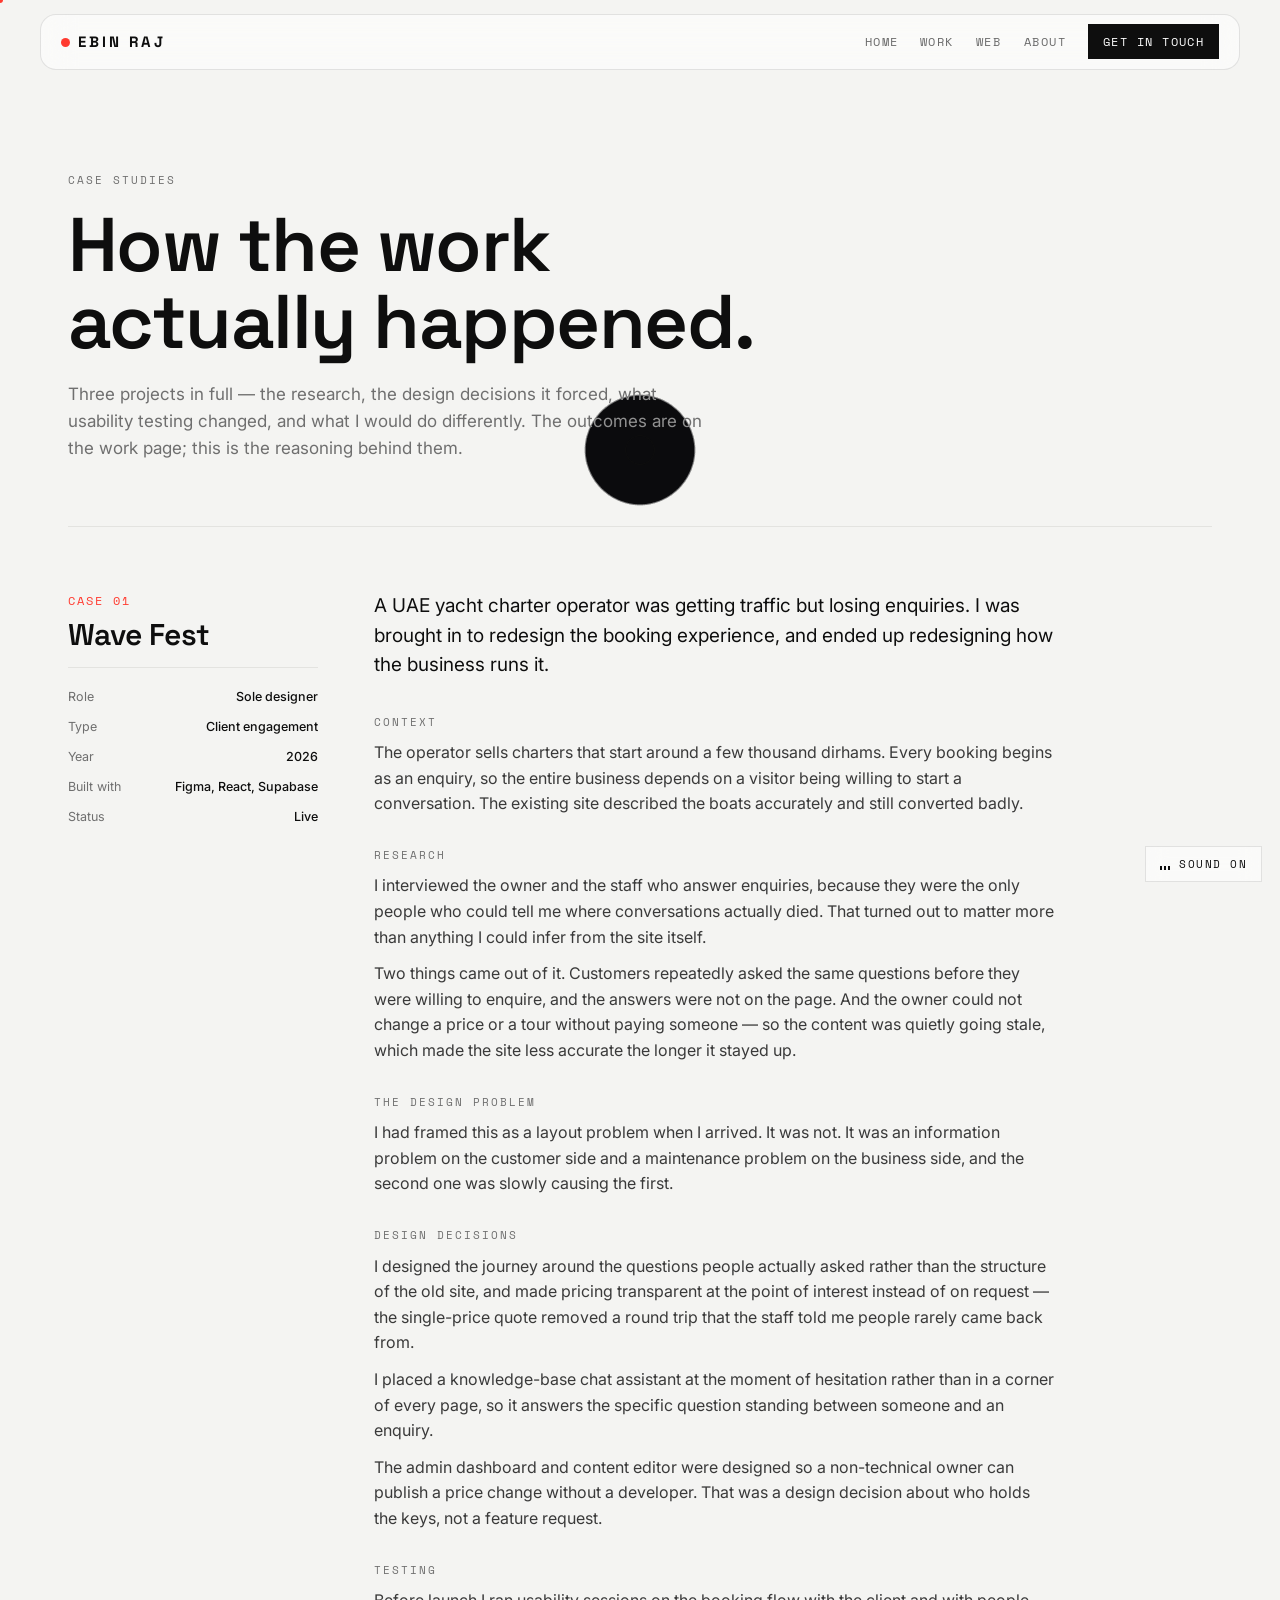
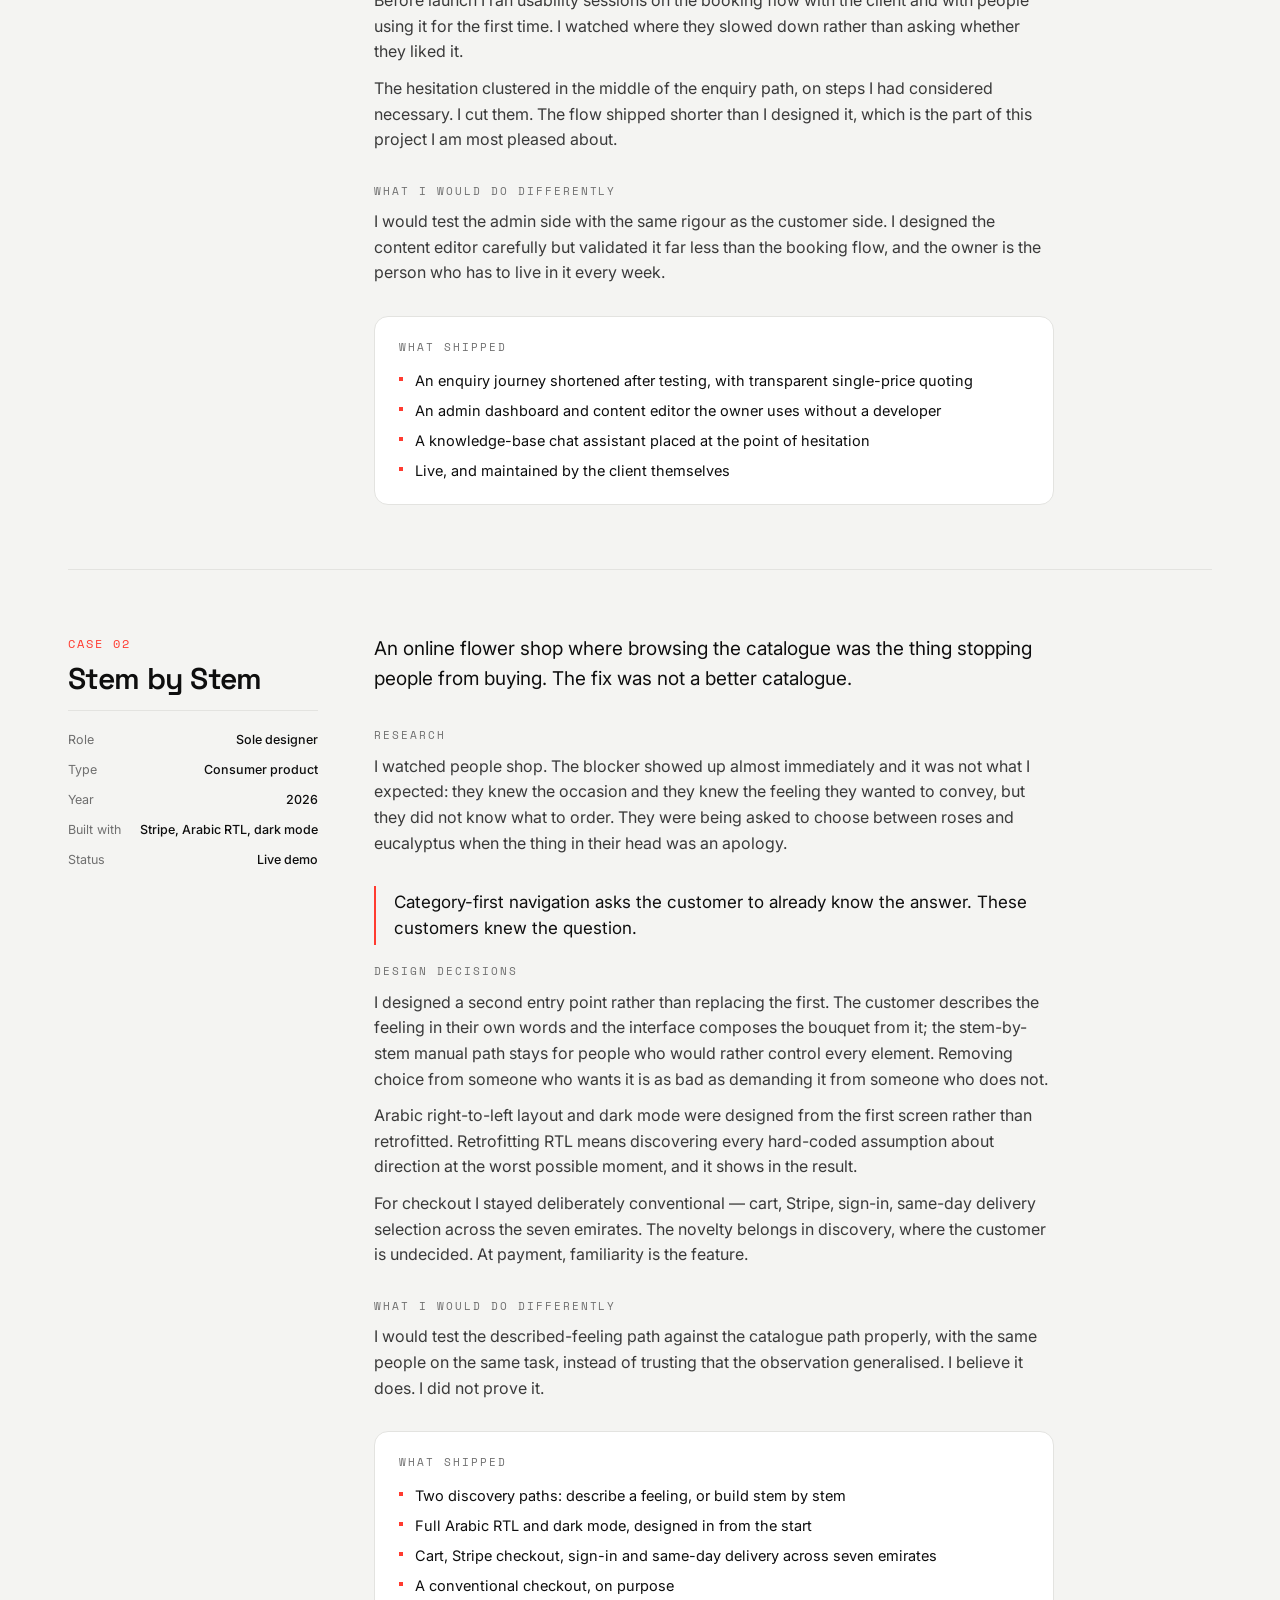
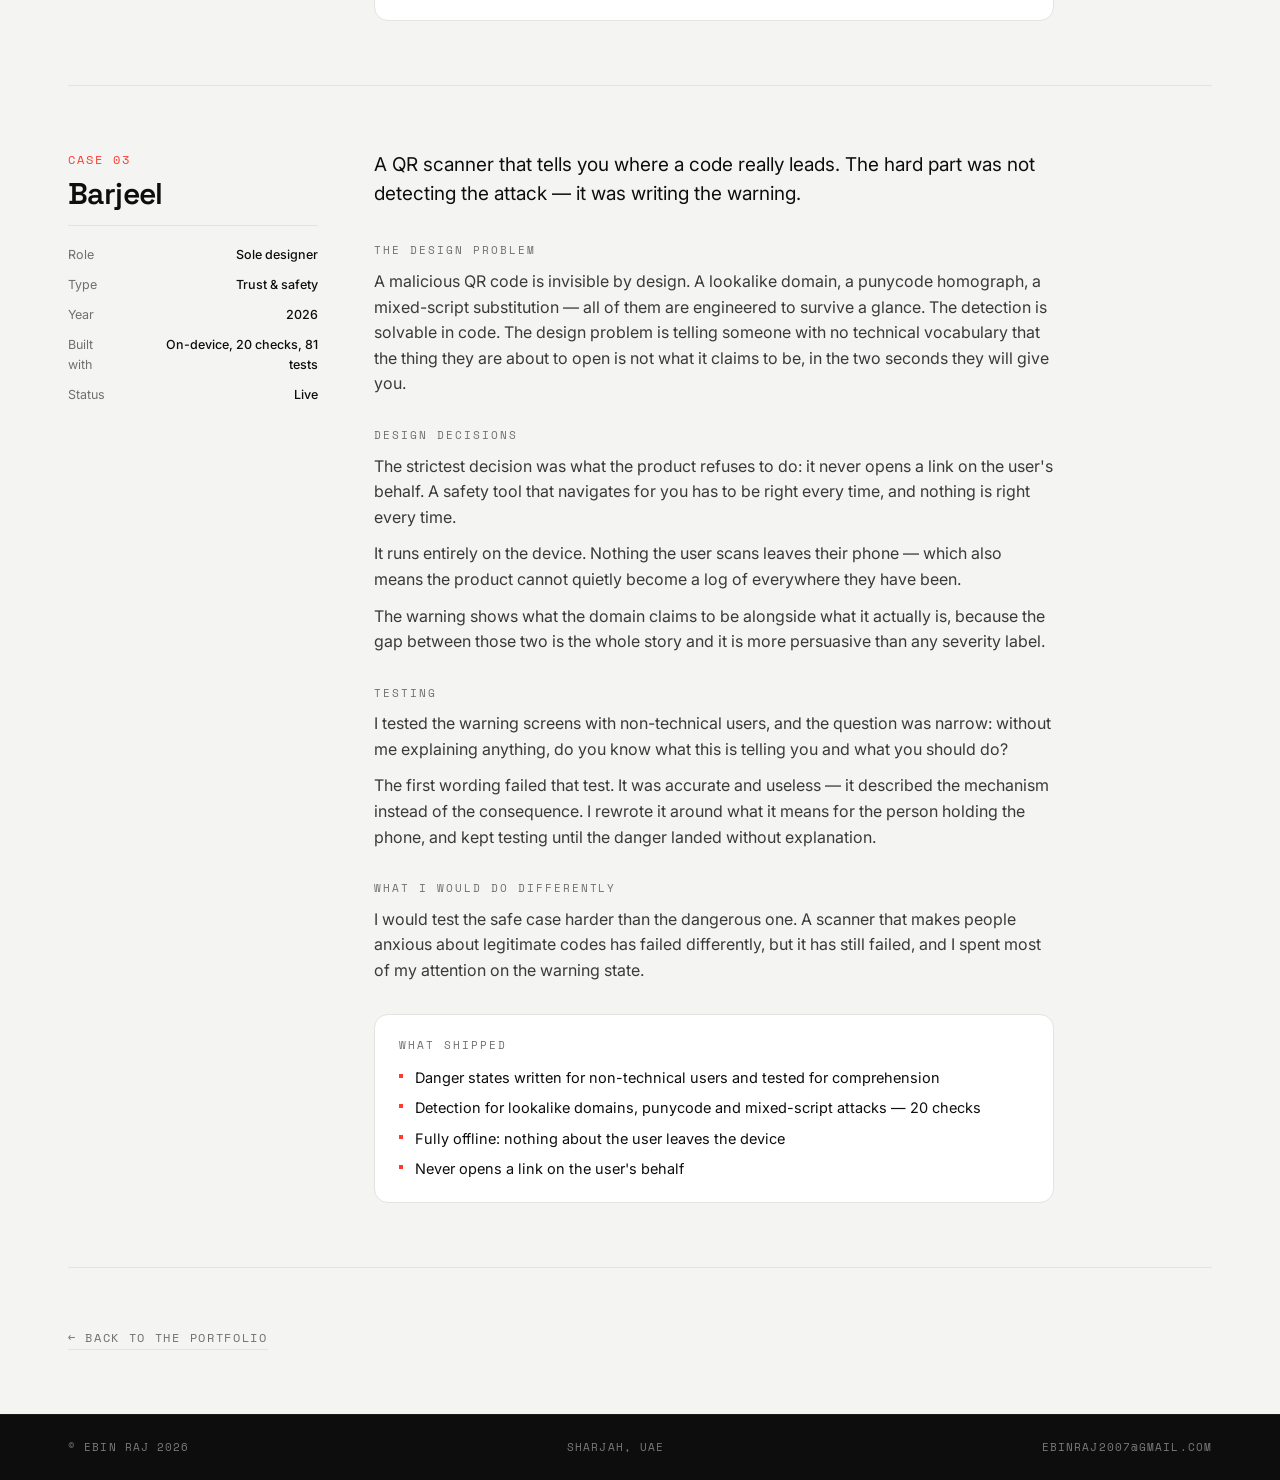
<file: case-studies.html>
<!DOCTYPE html>
<html lang="en" data-loading>
<head>
<meta charset="UTF-8" />
<meta name="viewport" content="width=device-width, initial-scale=1.0, viewport-fit=cover" />
<meta name="apple-mobile-web-app-capable" content="yes" />
<meta name="theme-color" content="#f4f4f2" />
<title>Case studies — Ebin Raj, UX &amp; Product Designer</title>
<meta name="description" content="Three end-to-end UX case studies by Ebin Raj — the research, the design decisions it produced, what usability testing changed, and what shipped." />
<link rel="icon" href="favicon.ico" sizes="any" />
<link rel="icon" type="image/svg+xml" href="logo.svg" />
<link rel="icon" type="image/png" sizes="32x32" href="favicon-32x32.png" />
<link rel="icon" type="image/png" sizes="16x16" href="favicon-16x16.png" />
<link rel="apple-touch-icon" sizes="180x180" href="apple-touch-icon.png" />
<link rel="manifest" href="site.webmanifest" />
<style id="skcss">#skel{position:fixed;inset:0;z-index:1000;background:#f4f4f2;opacity:0;
  animation:skfade .35s ease 120ms both}
#skel.sk-dark{background:#0b0b0d}
@keyframes skfade{to{opacity:1}}
html.sk-done #skel{animation:none;opacity:0;visibility:hidden;transition:opacity .5s ease,visibility .5s}
.sk-shell{position:absolute;inset:0;overflow:hidden}


.sk{display:block;position:relative;overflow:hidden;border-radius:8px;background:#dbdbd6}
.sk::after{content:"";position:absolute;inset:0;transform:translateX(-100%);
  background:linear-gradient(90deg,rgba(255,255,255,0) 0,rgba(255,255,255,.85) 50%,rgba(255,255,255,0) 100%);
  animation:skwave 2.4s cubic-bezier(.45,0,.25,1) infinite}
@keyframes skwave{from{transform:translateX(-100%)}to{transform:translateX(100%)}}
.sk-d1::after{animation-delay:.1s}.sk-d2::after{animation-delay:.2s}
.sk-d3::after{animation-delay:.3s}.sk-d4::after{animation-delay:.4s}
.sk-dark .sk{background:#212227}
.sk-dark .sk::after{background:linear-gradient(90deg,rgba(255,255,255,0) 0,rgba(255,255,255,.14) 50%,rgba(255,255,255,0) 100%)}
@media(prefers-reduced-motion:reduce){.sk::after{animation:none;opacity:.4;transform:none}}


.sk-nav{position:absolute;top:14px;left:0;right:0;height:56px;z-index:6}
.sk-nav .wrap{height:100%;display:flex;align-items:center;justify-content:space-between}
@media(max-width:620px){.sk-navr .sk-nlink{display:none}}

.sk-navr{display:flex;align-items:center;gap:22px}


.sk-hero{position:absolute;top:70px;left:0;right:0;height:100vh}
.sk-hero .glass{display:block}
.sk-hero .glass .h{margin-bottom:10px}
.sk-hero .glass .rg{align-items:center;gap:12px}
.sk-hero .hname{height:.78em;display:flex;align-items:center;justify-content:center}
.sk-name{width:min(68%,990px);height:78%;border-radius:16px}
@media(max-width:680px){.sk-hero .glass{display:none}}


.sk-workbody{position:absolute;top:70px;left:0;right:0;bottom:0;background:#0b0b0d;padding:92px 0}
@media(max-width:680px){.sk-workbody{padding:64px 0}}
.sk-workbody .whead h2{margin:0}
.sk-workbody .allnote{display:block}
.sk-workbody .whead h2 .sk,.sk-workbody .allnote .sk{display:inline-block;vertical-align:middle}
.sk-mob{display:none}
@media(max-width:720px){.sk-mob{display:inline}}
.sk-card{display:grid;grid-template-columns:52% 48%;min-height:511px;
  border:1px solid rgba(255,255,255,.13);border-radius:16px;overflow:hidden}
.sk-cardl{padding:52px 48px;display:flex;flex-direction:column;gap:14px;justify-content:center}
.sk-cardr{background:#111214;border-left:1px solid rgba(255,255,255,.13)}
@media(max-width:720px){
  .sk-card{grid-template-columns:1fr;min-height:676px}
  .sk-cardl{padding:30px 24px}
  .sk-cardr{border-left:none;border-top:1px solid rgba(255,255,255,.13);min-height:200px}
}


.sk-notice{position:absolute;left:50%;bottom:56px;transform:translateX(-50%);width:min(340px,82vw);
  text-align:center;opacity:0;transition:opacity .5s ease;pointer-events:none;z-index:8}
html.sk-slow .sk-notice{opacity:1;pointer-events:auto}
.sk-noticetxt{font-family:'Space Mono',monospace;font-size:11px;letter-spacing:.14em;text-transform:uppercase;color:#6a6a6a}
.sk-track{margin-top:12px;height:2px;background:rgba(0,0,0,.12);border-radius:2px;overflow:hidden}
.sk-fill{height:100%;width:0;background:#ff3b30;transition:width .45s ease}
.sk-skip{margin-top:16px;display:none;font-family:'Space Mono',monospace;font-size:10px;letter-spacing:.12em;
  text-transform:uppercase;color:#6a6a6a;background:none;border:1px solid #e3e3e0;border-radius:999px;
  padding:9px 16px;cursor:pointer;transition:border-color .25s,color .25s}
.sk-skip:hover{border-color:#0e0e0e;color:#0e0e0e}
html.sk-stuck .sk-skip{display:inline-block}
.sk-dark .sk-noticetxt,.sk-dark .sk-skip{color:#8a8a8a}
.sk-dark .sk-track{background:rgba(255,255,255,.14)}
.sk-dark .sk-skip{border-color:rgba(255,255,255,.18)}</style>
<script id="skjs">/* Skeleton loader. Runs from <head> before the stylesheet, so a slow
   stylesheet cannot stop it. The skeleton itself needs no JS to appear:
   CSS fades it in at 120ms. JS only ends it, and escalates when slow. */
(function () {
  var d = document.documentElement, t0 = Date.now(), finished = false;
  var SHOW = 120, MIN_VISIBLE = 400, SLOW_AT = 3000, STUCK_AT = 8000, HARD_CAP = 20000;
  var tSlow = setTimeout(function () { if (!finished) d.classList.add('sk-slow'); }, SLOW_AT);
  var tStuck = setTimeout(function () { if (!finished) d.classList.add('sk-stuck'); }, STUCK_AT);
  var tCap = setTimeout(finish, HARD_CAP);

  function finish() {
    if (finished) return;
    finished = true;
    clearTimeout(tSlow); clearTimeout(tStuck); clearTimeout(tCap);
    var elapsed = Date.now() - t0;
    var wait = elapsed < SHOW ? 0 : Math.max(0, SHOW + MIN_VISIBLE - elapsed);
    setTimeout(function () {
      d.classList.add('sk-done'); d.removeAttribute('data-loading');
      setTimeout(function () {
        var s = document.getElementById('skel');
        if (s && s.parentNode) s.parentNode.removeChild(s);
      }, 700);
    }, wait);
  }

  document.addEventListener('click', function (e) {
    for (var t = e.target; t && t.classList; t = t.parentNode)
      if (t.classList.contains('sk-skip')) { finish(); return; }
  }, true);

  function wire() {
    var s = document.getElementById('skel'); if (!s) return;
    var fill = s.querySelector('.sk-fill');
    var imgs = [].slice.call(document.images);
    var total = imgs.length + 2, done = 0;
    function step() { done++; if (fill) fill.style.width = Math.min(100, Math.round(done / total * 100)) + '%'; }
    imgs.forEach(function (im) {
      if (im.complete) step();
      else { im.addEventListener('load', step, { once: true }); im.addEventListener('error', step, { once: true }); }
    });
    if (document.fonts && document.fonts.ready) document.fonts.ready.then(step); else step();
  }
  if (document.readyState === 'loading') document.addEventListener('DOMContentLoaded', wire); else wire();
  if (document.readyState === 'complete') finish(); else window.addEventListener('load', finish, { once: true });
})();</script>
<link rel="preconnect" href="https://fonts.googleapis.com">
<link rel="preconnect" href="https://fonts.gstatic.com" crossorigin>
<link href="https://fonts.googleapis.com/css2?family=Space+Grotesk:wght@400;500;600;700&family=Space+Mono:wght@400;700&family=Inter:wght@400;500&display=swap" rel="stylesheet">
<link rel="stylesheet" href="site.css">
</head>
<body>

<div id="skel" class="sk-dark">
  <div class="sk-shell" aria-hidden="true">
    <div class="sk-nav"><div class="wrap"><span class="sk sk-d1" style="width:107px;height:15px"></span><span class="sk-navr"><span class="sk sk-d2 sk-nlink" style="width:38px;height:11px"></span><span class="sk sk-d3 sk-nlink" style="width:33px;height:11px"></span><span class="sk sk-d3 sk-nlink" style="width:46px;height:11px"></span><span class="sk sk-d4" style="width:132px;height:35px;border-radius:2px"></span></span></div></div>
    <div class="sk-workbody sec"><div class="wrap">
      <div class="whead"><h2><span class="sk sk-d1" style="width:min(144px,62vw);height:.62em"></span></h2></div>
      <p class="allnote"><span class="sk sk-d2" style="width:min(568px,86%);height:12px"></span><br><span class="sk sk-d3" style="width:min(430px,64%);height:12px"></span><span class="sk-mob"><br><span class="sk sk-d4" style="width:78%;height:12px"></span><br><span class="sk sk-d1" style="width:44%;height:12px"></span></span></p>
      <div class="pcards"><div class="sk-card"><div class="sk-cardl"><span class="sk sk-d1" style="width:96px;height:11px"></span><span class="sk sk-d2" style="width:70%;height:27px"></span><span class="sk sk-d3" style="width:100%;height:12px"></span><span class="sk sk-d3" style="width:86%;height:12px"></span><span class="sk sk-d4" style="width:52%;height:12px"></span></div><div class="sk-cardr"></div></div></div>
    </div></div>
  </div>
  <div class="sk-notice" role="status" aria-live="polite">
    <div class="sk-noticetxt">Still loading</div>
    <div class="sk-track"><div class="sk-fill"></div></div>
    <button type="button" class="sk-skip">Show the page anyway</button>
  </div>
</div>
<div id="bar"></div>

<nav><div class="wrap in">
  <a class="brand" href="index.html"><i></i> EBIN RAJ</a>
  <div class="nl"><a href="index.html">Home</a><a href="work.html">Work</a><a href="web.html">Web</a><a href="index.html#about">About</a><a class="cta" href="index.html#contact">Get in touch</a></div>
</div></nav>
<style>
  .csw{background:var(--bg);padding:96px 0 40px}
  .cshead{max-width:820px;margin-bottom:64px}
  .cshead h1{font-size:clamp(38px,7vw,76px);margin:14px 0 20px}
  .cshead p{color:var(--faint);font-size:17px;max-width:640px}
  .cs{border-top:1px solid var(--line);padding:64px 0}
  .cs:last-of-type{border-bottom:1px solid var(--line)}
  .csgrid{display:grid;grid-template-columns:250px 1fr;gap:56px;align-items:start}
  @media(max-width:860px){.csgrid{grid-template-columns:1fr;gap:28px}}
  .csside{position:sticky;top:96px}
  @media(max-width:860px){.csside{position:static}}
  .csnum{font-family:'Space Mono',monospace;font-size:12px;color:var(--acc);letter-spacing:.16em}
  .csside h2{font-size:30px;margin:10px 0 14px}
  .csmeta{border-top:1px solid var(--line);padding-top:14px;margin-top:16px}
  .csmeta div{display:flex;justify-content:space-between;gap:14px;font-size:12.5px;
    padding:5px 0;color:var(--faint)}
  .csmeta div b{color:var(--text);font-weight:500;text-align:right}
  .csbody{max-width:680px}
  .cslede{font-size:19px;line-height:1.55;margin-bottom:34px;color:var(--text)}
  .csstep{margin-bottom:30px}
  .csstep > .lbl{display:block;margin-bottom:9px}
  .csstep p{color:#3a3a3a;margin-bottom:11px}
  .csstep p:last-child{margin-bottom:0}
  .csquote{border-left:2px solid var(--acc);padding:4px 0 4px 18px;margin:18px 0;
    font-size:17px;line-height:1.5}
  .csout{background:#fff;border:1px solid var(--line);border-radius:14px;padding:22px 24px;margin-top:26px}
  .csout .lbl{display:block;margin-bottom:12px}
  .csout ul{list-style:none}
  .csout li{position:relative;padding-left:16px;margin-bottom:7px;font-size:14.5px}
  .csout li:last-child{margin-bottom:0}
  .csout li::before{content:"";position:absolute;left:0;top:8px;width:4px;height:4px;background:var(--acc)}
  .csback{padding:56px 0 24px}
  .csback a{font-family:'Space Mono',monospace;font-size:12px;letter-spacing:.14em;
    text-transform:uppercase;color:var(--faint);border-bottom:1px solid var(--line);padding-bottom:3px}
  .csback a:hover{color:var(--text);border-color:var(--text)}
</style>

<section class="csw">
  <div class="wrap">
    <div class="cshead rv">
      <span class="lbl">Case studies</span>
      <h1>How the work<br>actually happened.</h1>
      <p>Three projects in full — the research, the design decisions it forced, what usability testing changed, and what I would do differently. The outcomes are on the work page; this is the reasoning behind them.</p>
    </div>
  <article class="cs rv">
   <div class="csgrid">
    <div class="csside">
      <div class="csnum">CASE 01</div>
      <h2>Wave Fest</h2>
      <div class="csmeta"><div><span>Role</span><b>Sole designer</b></div><div><span>Type</span><b>Client engagement</b></div><div><span>Year</span><b>2026</b></div><div><span>Built with</span><b>Figma, React, Supabase</b></div><div><span>Status</span><b>Live</b></div></div>
    </div>
    <div class="csbody">
      <p class="cslede">A UAE yacht charter operator was getting traffic but losing enquiries. I was brought in to redesign the booking experience, and ended up redesigning how the business runs it.</p>
    <div class="csstep"><span class="lbl">Context</span>
      <p>The operator sells charters that start around a few thousand dirhams. Every booking begins as an enquiry, so the entire business depends on a visitor being willing to start a conversation. The existing site described the boats accurately and still converted badly.</p>
    </div>
    <div class="csstep"><span class="lbl">Research</span>
      <p>I interviewed the owner and the staff who answer enquiries, because they were the only people who could tell me where conversations actually died. That turned out to matter more than anything I could infer from the site itself.</p>
      <p>Two things came out of it. Customers repeatedly asked the same questions before they were willing to enquire, and the answers were not on the page. And the owner could not change a price or a tour without paying someone — so the content was quietly going stale, which made the site less accurate the longer it stayed up.</p>
    </div>
    <div class="csstep"><span class="lbl">The design problem</span>
      <p>I had framed this as a layout problem when I arrived. It was not. It was an information problem on the customer side and a maintenance problem on the business side, and the second one was slowly causing the first.</p>
    </div>
    <div class="csstep"><span class="lbl">Design decisions</span>
      <p>I designed the journey around the questions people actually asked rather than the structure of the old site, and made pricing transparent at the point of interest instead of on request — the single-price quote removed a round trip that the staff told me people rarely came back from.</p>
      <p>I placed a knowledge-base chat assistant at the moment of hesitation rather than in a corner of every page, so it answers the specific question standing between someone and an enquiry.</p>
      <p>The admin dashboard and content editor were designed so a non-technical owner can publish a price change without a developer. That was a design decision about who holds the keys, not a feature request.</p>
    </div>
    <div class="csstep"><span class="lbl">Testing</span>
      <p>Before launch I ran usability sessions on the booking flow with the client and with people using it for the first time. I watched where they slowed down rather than asking whether they liked it.</p>
      <p>The hesitation clustered in the middle of the enquiry path, on steps I had considered necessary. I cut them. The flow shipped shorter than I designed it, which is the part of this project I am most pleased about.</p>
    </div>
    <div class="csstep"><span class="lbl">What I would do differently</span>
      <p>I would test the admin side with the same rigour as the customer side. I designed the content editor carefully but validated it far less than the booking flow, and the owner is the person who has to live in it every week.</p>
    </div>
      <div class="csout"><span class="lbl">What shipped</span><ul><li>An enquiry journey shortened after testing, with transparent single-price quoting</li><li>An admin dashboard and content editor the owner uses without a developer</li><li>A knowledge-base chat assistant placed at the point of hesitation</li><li>Live, and maintained by the client themselves</li></ul></div>
    </div>
   </div>
  </article>
  <article class="cs rv">
   <div class="csgrid">
    <div class="csside">
      <div class="csnum">CASE 02</div>
      <h2>Stem by Stem</h2>
      <div class="csmeta"><div><span>Role</span><b>Sole designer</b></div><div><span>Type</span><b>Consumer product</b></div><div><span>Year</span><b>2026</b></div><div><span>Built with</span><b>Stripe, Arabic RTL, dark mode</b></div><div><span>Status</span><b>Live demo</b></div></div>
    </div>
    <div class="csbody">
      <p class="cslede">An online flower shop where browsing the catalogue was the thing stopping people from buying. The fix was not a better catalogue.</p>
    <div class="csstep"><span class="lbl">Research</span>
      <p>I watched people shop. The blocker showed up almost immediately and it was not what I expected: they knew the occasion and they knew the feeling they wanted to convey, but they did not know what to order. They were being asked to choose between roses and eucalyptus when the thing in their head was an apology.</p>
    </div>
    <p class="csquote">Category-first navigation asks the customer to already know the answer. These customers knew the question.</p>
    <div class="csstep"><span class="lbl">Design decisions</span>
      <p>I designed a second entry point rather than replacing the first. The customer describes the feeling in their own words and the interface composes the bouquet from it; the stem-by-stem manual path stays for people who would rather control every element. Removing choice from someone who wants it is as bad as demanding it from someone who does not.</p>
      <p>Arabic right-to-left layout and dark mode were designed from the first screen rather than retrofitted. Retrofitting RTL means discovering every hard-coded assumption about direction at the worst possible moment, and it shows in the result.</p>
      <p>For checkout I stayed deliberately conventional — cart, Stripe, sign-in, same-day delivery selection across the seven emirates. The novelty belongs in discovery, where the customer is undecided. At payment, familiarity is the feature.</p>
    </div>
    <div class="csstep"><span class="lbl">What I would do differently</span>
      <p>I would test the described-feeling path against the catalogue path properly, with the same people on the same task, instead of trusting that the observation generalised. I believe it does. I did not prove it.</p>
    </div>
      <div class="csout"><span class="lbl">What shipped</span><ul><li>Two discovery paths: describe a feeling, or build stem by stem</li><li>Full Arabic RTL and dark mode, designed in from the start</li><li>Cart, Stripe checkout, sign-in and same-day delivery across seven emirates</li><li>A conventional checkout, on purpose</li></ul></div>
    </div>
   </div>
  </article>
  <article class="cs rv">
   <div class="csgrid">
    <div class="csside">
      <div class="csnum">CASE 03</div>
      <h2>Barjeel</h2>
      <div class="csmeta"><div><span>Role</span><b>Sole designer</b></div><div><span>Type</span><b>Trust &amp; safety</b></div><div><span>Year</span><b>2026</b></div><div><span>Built with</span><b>On-device, 20 checks, 81 tests</b></div><div><span>Status</span><b>Live</b></div></div>
    </div>
    <div class="csbody">
      <p class="cslede">A QR scanner that tells you where a code really leads. The hard part was not detecting the attack — it was writing the warning.</p>
    <div class="csstep"><span class="lbl">The design problem</span>
      <p>A malicious QR code is invisible by design. A lookalike domain, a punycode homograph, a mixed-script substitution — all of them are engineered to survive a glance. The detection is solvable in code. The design problem is telling someone with no technical vocabulary that the thing they are about to open is not what it claims to be, in the two seconds they will give you.</p>
    </div>
    <div class="csstep"><span class="lbl">Design decisions</span>
      <p>The strictest decision was what the product refuses to do: it never opens a link on the user's behalf. A safety tool that navigates for you has to be right every time, and nothing is right every time.</p>
      <p>It runs entirely on the device. Nothing the user scans leaves their phone — which also means the product cannot quietly become a log of everywhere they have been.</p>
      <p>The warning shows what the domain claims to be alongside what it actually is, because the gap between those two is the whole story and it is more persuasive than any severity label.</p>
    </div>
    <div class="csstep"><span class="lbl">Testing</span>
      <p>I tested the warning screens with non-technical users, and the question was narrow: without me explaining anything, do you know what this is telling you and what you should do?</p>
      <p>The first wording failed that test. It was accurate and useless — it described the mechanism instead of the consequence. I rewrote it around what it means for the person holding the phone, and kept testing until the danger landed without explanation.</p>
    </div>
    <div class="csstep"><span class="lbl">What I would do differently</span>
      <p>I would test the safe case harder than the dangerous one. A scanner that makes people anxious about legitimate codes has failed differently, but it has still failed, and I spent most of my attention on the warning state.</p>
    </div>
      <div class="csout"><span class="lbl">What shipped</span><ul><li>Danger states written for non-technical users and tested for comprehension</li><li>Detection for lookalike domains, punycode and mixed-script attacks — 20 checks</li><li>Fully offline: nothing about the user leaves the device</li><li>Never opens a link on the user's behalf</li></ul></div>
    </div>
   </div>
  </article>
    <div class="csback rv"><a href="index.html">← Back to the portfolio</a></div>
  </div>
</section>

<footer><div class="wrap in"><span>© Ebin Raj 2026</span><span>Sharjah, UAE</span><span>ebinraj2007@gmail.com</span></div></footer>
<button id="snd"><span class="eq"><i></i><i></i><i></i></span> Sound off</button>

<script src="site.js" defer></script>
</body>
</html>
</file>
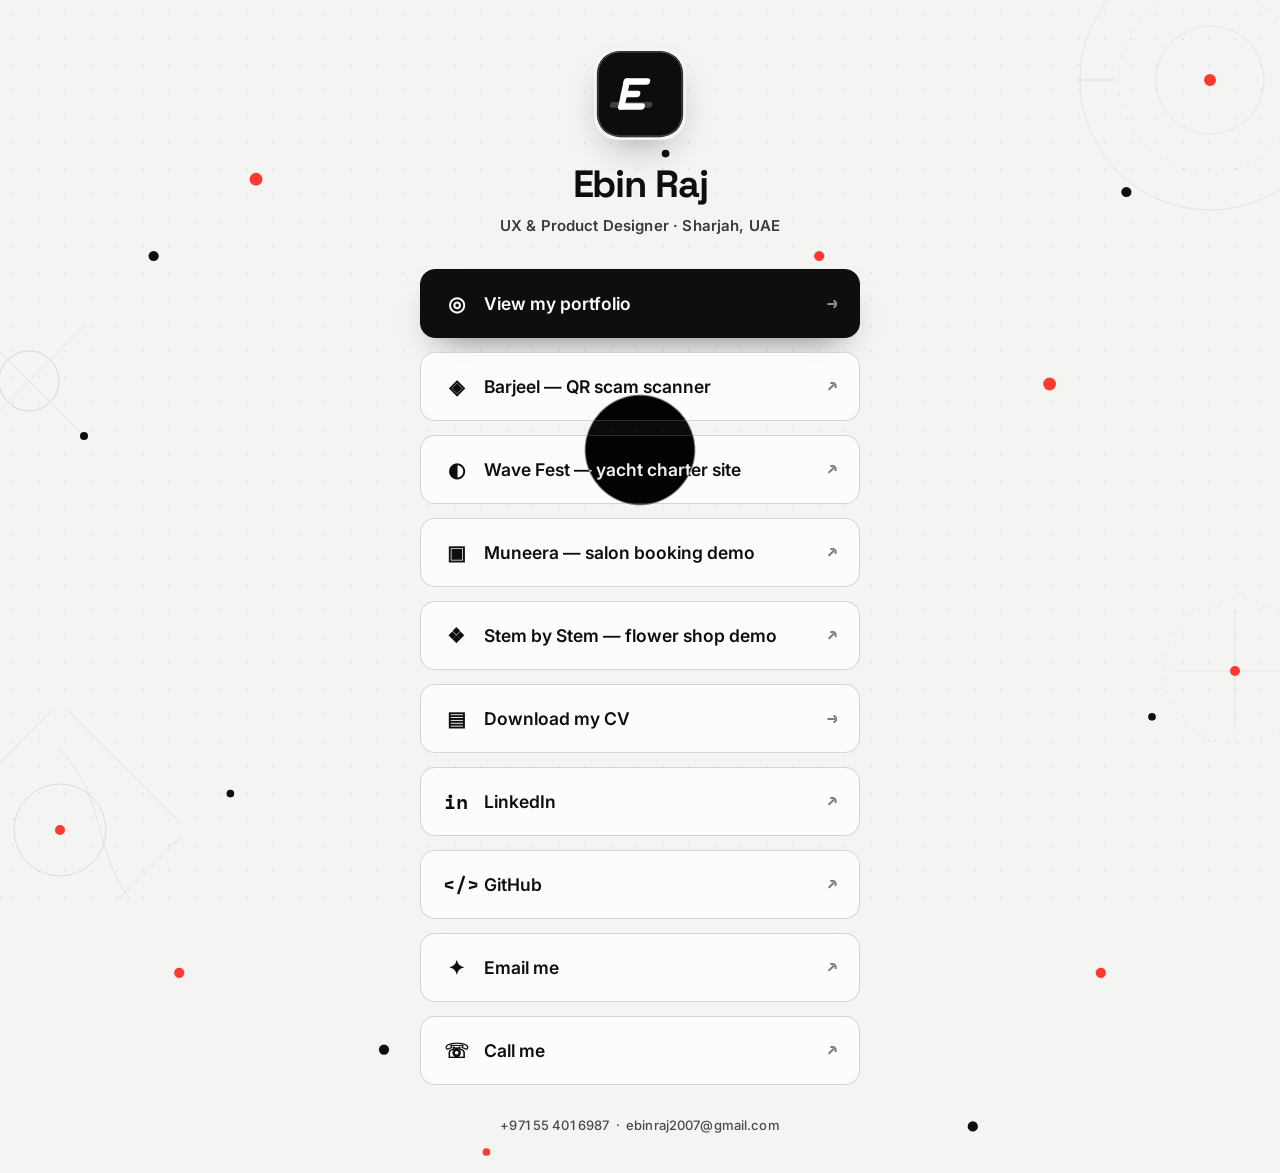
<file: links.html>
<!DOCTYPE html>
<html lang="en">
<head>
<meta charset="UTF-8" />
<meta name="viewport" content="width=device-width, initial-scale=1.0, viewport-fit=cover" />
<meta name="theme-color" content="#f4f4f2" />
<link rel="icon" href="favicon.ico" sizes="any" />
<link rel="icon" type="image/svg+xml" href="logo.svg" />
<link rel="icon" type="image/png" sizes="32x32" href="favicon-32x32.png" />
<link rel="icon" type="image/png" sizes="16x16" href="favicon-16x16.png" />
<link rel="apple-touch-icon" sizes="180x180" href="apple-touch-icon.png" />
<link rel="manifest" href="site.webmanifest" />
<title>Ebin Raj — Links</title>
<link rel="preconnect" href="https://fonts.googleapis.com">
<link rel="preconnect" href="https://fonts.gstatic.com" crossorigin>
<link href="https://fonts.googleapis.com/css2?family=Space+Grotesk:wght@500;600;700&family=Space+Mono&family=Inter:wght@400;500;600&display=swap" rel="stylesheet">
<style>
  :root{--bg:#f4f4f2;--text:#0e0e0e;--muted:#6a6a6a;--faint:#9a9a9a;--line:#e3e3e0;--acc:#ff3b30;--glass:rgba(255,255,255,.55);--brd:rgba(0,0,0,.12)}
  *{margin:0;padding:0;box-sizing:border-box}
  html,body{max-width:100%;overflow-x:hidden}
  body{font-family:'Inter',system-ui,sans-serif;background:var(--bg);color:var(--text);min-height:100vh;-webkit-font-smoothing:antialiased;-webkit-tap-highlight-color:transparent;display:flex;flex-direction:column;align-items:center;justify-content:center;padding:calc(48px + env(safe-area-inset-top)) 22px calc(40px + env(safe-area-inset-bottom));position:relative}
  /* dot grid + abstract art background */
  .grid{position:fixed;inset:0;z-index:0;background-image:radial-gradient(rgba(0,0,0,.06) 1px,transparent 1px);background-size:26px 26px;pointer-events:none}
  .art{position:fixed;inset:0;z-index:0;pointer-events:none;overflow:hidden}
  .art svg{position:absolute}
  .a1{top:-60px;right:-70px;width:280px}
  .a2{bottom:-50px;left:-60px;width:240px}
  .a3{top:34%;left:-46px;width:150px}
  .a4{bottom:16%;right:-40px;width:170px}
  .dots{position:fixed;inset:0;z-index:0;pointer-events:none}
  body.dcur,body.dcur *{cursor:none}
  .wrap{width:100%;max-width:440px;text-align:center;position:relative;z-index:1}
  .avatar{width:92px;height:92px;border-radius:24px;margin:0 auto 20px;overflow:hidden;box-shadow:0 16px 40px -18px rgba(0,0,0,.45)}
  .avatar img{width:100%;height:100%;display:block}
  h1{font-family:'Space Grotesk';font-weight:700;font-size:38px;letter-spacing:-.03em}
  .tag{color:#3a3a3a;font-weight:600;margin-top:8px;font-size:15px;font-family:'Inter';letter-spacing:.01em}
  .links{margin-top:34px;display:flex;flex-direction:column;gap:14px}
  a.link{display:flex;align-items:center;gap:15px;padding:19px 22px;border-radius:15px;background:rgba(255,255,255,.72);border:1.5px solid rgba(0,0,0,.16);backdrop-filter:blur(14px) saturate(140%);-webkit-backdrop-filter:blur(14px) saturate(140%);color:#0e0e0e;text-decoration:none;font-weight:600;font-size:17.5px;transition:transform .2s cubic-bezier(.2,.8,.2,1),background .2s,box-shadow .2s;box-shadow:inset 0 1px 0 rgba(255,255,255,.7)}
  a.link:hover{background:#fff;box-shadow:0 14px 30px -18px rgba(0,0,0,.45),inset 0 1px 0 rgba(255,255,255,.8)}
  a.primary{background:var(--text);color:#fff;border-color:var(--text);box-shadow:0 16px 34px -18px rgba(0,0,0,.6)}
  a.primary:hover{background:#000;color:#fff}
  .ic{width:26px;text-align:center;font-size:20px;flex:0 0 auto;font-family:'Space Mono';font-weight:700}
  .arw{margin-left:auto;opacity:.55;font-family:'Space Mono';font-size:17px}
  footer{margin-top:32px;color:#4a4a4a;font-size:13px;font-weight:500;font-family:'Inter';letter-spacing:.01em}
</style>
</head>
<body>
<div class="grid"></div>
<div class="art" aria-hidden="true">
  <svg class="a1" viewBox="0 0 280 280" fill="none" stroke="#000"><circle cx="140" cy="140" r="130" stroke-opacity=".07"/><circle cx="140" cy="140" r="92" stroke-opacity=".1" stroke-dasharray="2 11"/><circle cx="140" cy="140" r="54" stroke-opacity=".06"/><path d="M140 6 V44 M6 140 H44" stroke-opacity=".09"/><circle cx="140" cy="140" r="6" fill="#ff3b30" stroke="none"/></svg>
  <svg class="a2" viewBox="0 0 240 240" fill="none" stroke="#000"><rect x="30" y="30" width="180" height="180" stroke-opacity=".06" transform="rotate(45 120 120)"/><circle cx="120" cy="120" r="46" stroke-opacity=".1"/><path d="M120 40 C170 90 150 150 200 200" stroke-opacity=".07"/><circle cx="120" cy="120" r="5" fill="#ff3b30" stroke="none"/></svg>
  <svg class="a3" viewBox="0 0 150 150" fill="none" stroke="#000"><path d="M20 20 L130 130 M130 20 L20 130" stroke-opacity=".06"/><circle cx="75" cy="75" r="30" stroke-opacity=".12"/><circle cx="20" cy="20" r="4" fill="#ff3b30" stroke="none"/><circle cx="130" cy="130" r="4" fill="#0e0e0e" stroke="none"/></svg>
  <svg class="a4" viewBox="0 0 170 170" fill="none" stroke="#000"><circle cx="85" cy="85" r="72" stroke-opacity=".08" stroke-dasharray="2 10"/><path d="M85 25 V145 M25 85 H145" stroke-opacity=".06"/><circle cx="85" cy="85" r="5" fill="#ff3b30" stroke="none"/></svg>
</div>
<svg class="dots" aria-hidden="true" viewBox="0 0 1000 1000" preserveAspectRatio="xMidYMid slice">
  <g fill="#0e0e0e"><circle cx="120" cy="200" r="4"/><circle cx="880" cy="150" r="4"/><circle cx="300" cy="820" r="4"/><circle cx="760" cy="880" r="4"/><circle cx="520" cy="120" r="3"/><circle cx="180" cy="620" r="3"/><circle cx="900" cy="560" r="3"/></g>
  <g fill="#ff3b30"><circle cx="200" cy="140" r="5"/><circle cx="820" cy="300" r="5"/><circle cx="140" cy="760" r="4"/><circle cx="860" cy="760" r="4"/><circle cx="640" cy="200" r="4"/><circle cx="380" cy="900" r="3"/></g>
</svg>
<div class="wrap">
  <div class="avatar"><img src="logo.svg" alt="Ebin Raj logo" /></div>
  <h1>Ebin Raj</h1>
  <div class="tag">UX &amp; Product Designer · Sharjah, UAE</div>

  <div class="links">
    <a class="link primary" href="https://ebinraj2007-cmd.github.io"><span class="ic">◎</span> View my portfolio <span class="arw">→</span></a>
    <a class="link" href="https://ebinraj2007-cmd.github.io/barjeel/"><span class="ic">◈</span> Barjeel — QR scam scanner <span class="arw">↗</span></a>
    <a class="link" href="https://wavefest.vercel.app"><span class="ic">◐</span> Wave Fest — yacht charter site <span class="arw">↗</span></a>
    <a class="link" href="https://muneera-beauty-center.vercel.app"><span class="ic">▣</span> Muneera — salon booking demo <span class="arw">↗</span></a>
    <a class="link" href="https://stem-by-stem.vercel.app"><span class="ic">❖</span> Stem by Stem — flower shop demo <span class="arw">↗</span></a>
    <a class="link" href="cv.pdf"><span class="ic">▤</span> Download my CV <span class="arw">→</span></a>
    <a class="link" href="https://www.linkedin.com/in/ebinraj2007"><span class="ic">in</span> LinkedIn <span class="arw">↗</span></a>
    <a class="link" href="https://github.com/ebinraj2007-cmd"><span class="ic">&lt;/&gt;</span> GitHub <span class="arw">↗</span></a>
    <a class="link" href="mailto:ebinraj2007@gmail.com"><span class="ic">✦</span> Email me <span class="arw">↗</span></a>
    <a class="link" href="tel:+971554016987"><span class="ic">☏</span> Call me <span class="arw">↗</span></a>
  </div>

  <footer>+971 55 401 6987 &nbsp;·&nbsp; ebinraj2007@gmail.com</footer>
</div>
<script>
  // subtle click sound + magnetic pull, matching the portfolio
  let AC=null,on=true;
  function ac(){if(!AC){try{AC=new(window.AudioContext||window.webkitAudioContext)()}catch(e){return}}if(AC.state==='suspended')AC.resume()}
  function tone(f,d,t,v){if(!on)return;ac();if(!AC)return;const o=AC.createOscillator(),g=AC.createGain();o.type=t;o.frequency.value=f;g.gain.setValueAtTime(0,AC.currentTime);g.gain.linearRampToValueAtTime(v,AC.currentTime+.01);g.gain.exponentialRampToValueAtTime(.0001,AC.currentTime+d);o.connect(g);g.connect(AC.destination);o.start();o.stop(AC.currentTime+d)}
  if(!matchMedia('(pointer:coarse)').matches){
    document.querySelectorAll('a.link').forEach(el=>{
      el.style.willChange='transform';
      el.addEventListener('mouseenter',()=>tone(620,.06,'sine',.03));
      el.addEventListener('mousemove',e=>{const r=el.getBoundingClientRect();el.style.transform='translate('+((e.clientX-(r.left+r.width/2))*.12)+'px,'+((e.clientY-(r.top+r.height/2))*.3)+'px)'});
      el.addEventListener('mouseleave',()=>el.style.transform='');
      el.addEventListener('click',()=>{tone(520,.05,'triangle',.05);setTimeout(()=>tone(880,.08,'sine',.03),16)});
    });
  }
  // liquid metaball inverting cursor (same as portfolio)
  if(matchMedia('(pointer:fine)').matches){
    const NS='http://www.w3.org/2000/svg';
    const svg=document.createElementNS(NS,'svg');svg.style.cssText='position:fixed;inset:0;width:100vw;height:100vh;z-index:95;pointer-events:none;mix-blend-mode:difference';
    svg.innerHTML='<defs><filter id="goof"><feGaussianBlur in="SourceGraphic" stdDeviation="16" result="b"/><feColorMatrix in="b" mode="matrix" values="1 0 0 0 0 0 1 0 0 0 0 0 1 0 0 0 0 0 20 -9"/></filter></defs>';
    const g=document.createElementNS(NS,'g');g.setAttribute('filter','url(#goof)');g.setAttribute('fill','#fff');svg.appendChild(g);document.body.appendChild(svg);
    let mx=innerWidth/2,my=innerHeight/2;const N=18,blobs=[],circ=[];
    for(let i=0;i<N;i++){const c=document.createElementNS(NS,'circle');c.setAttribute('r',Math.max(18,56-i*2.1));g.appendChild(c);circ.push(c);blobs.push({x:mx,y:my});}
    addEventListener('mousemove',e=>{mx=e.clientX;my=e.clientY});
    (function lp(){
      blobs[0].x+=(mx-blobs[0].x)*0.085;blobs[0].y+=(my-blobs[0].y)*0.085;circ[0].setAttribute('cx',blobs[0].x);circ[0].setAttribute('cy',blobs[0].y);
      for(let i=1;i<N;i++){const b=blobs[i],p=blobs[i-1];b.x+=(p.x-b.x)*0.45;b.y+=(p.y-b.y)*0.45;circ[i].setAttribute('cx',b.x);circ[i].setAttribute('cy',b.y);}
      requestAnimationFrame(lp);
    })();
  }
</script>
</body>
</html>
</file>
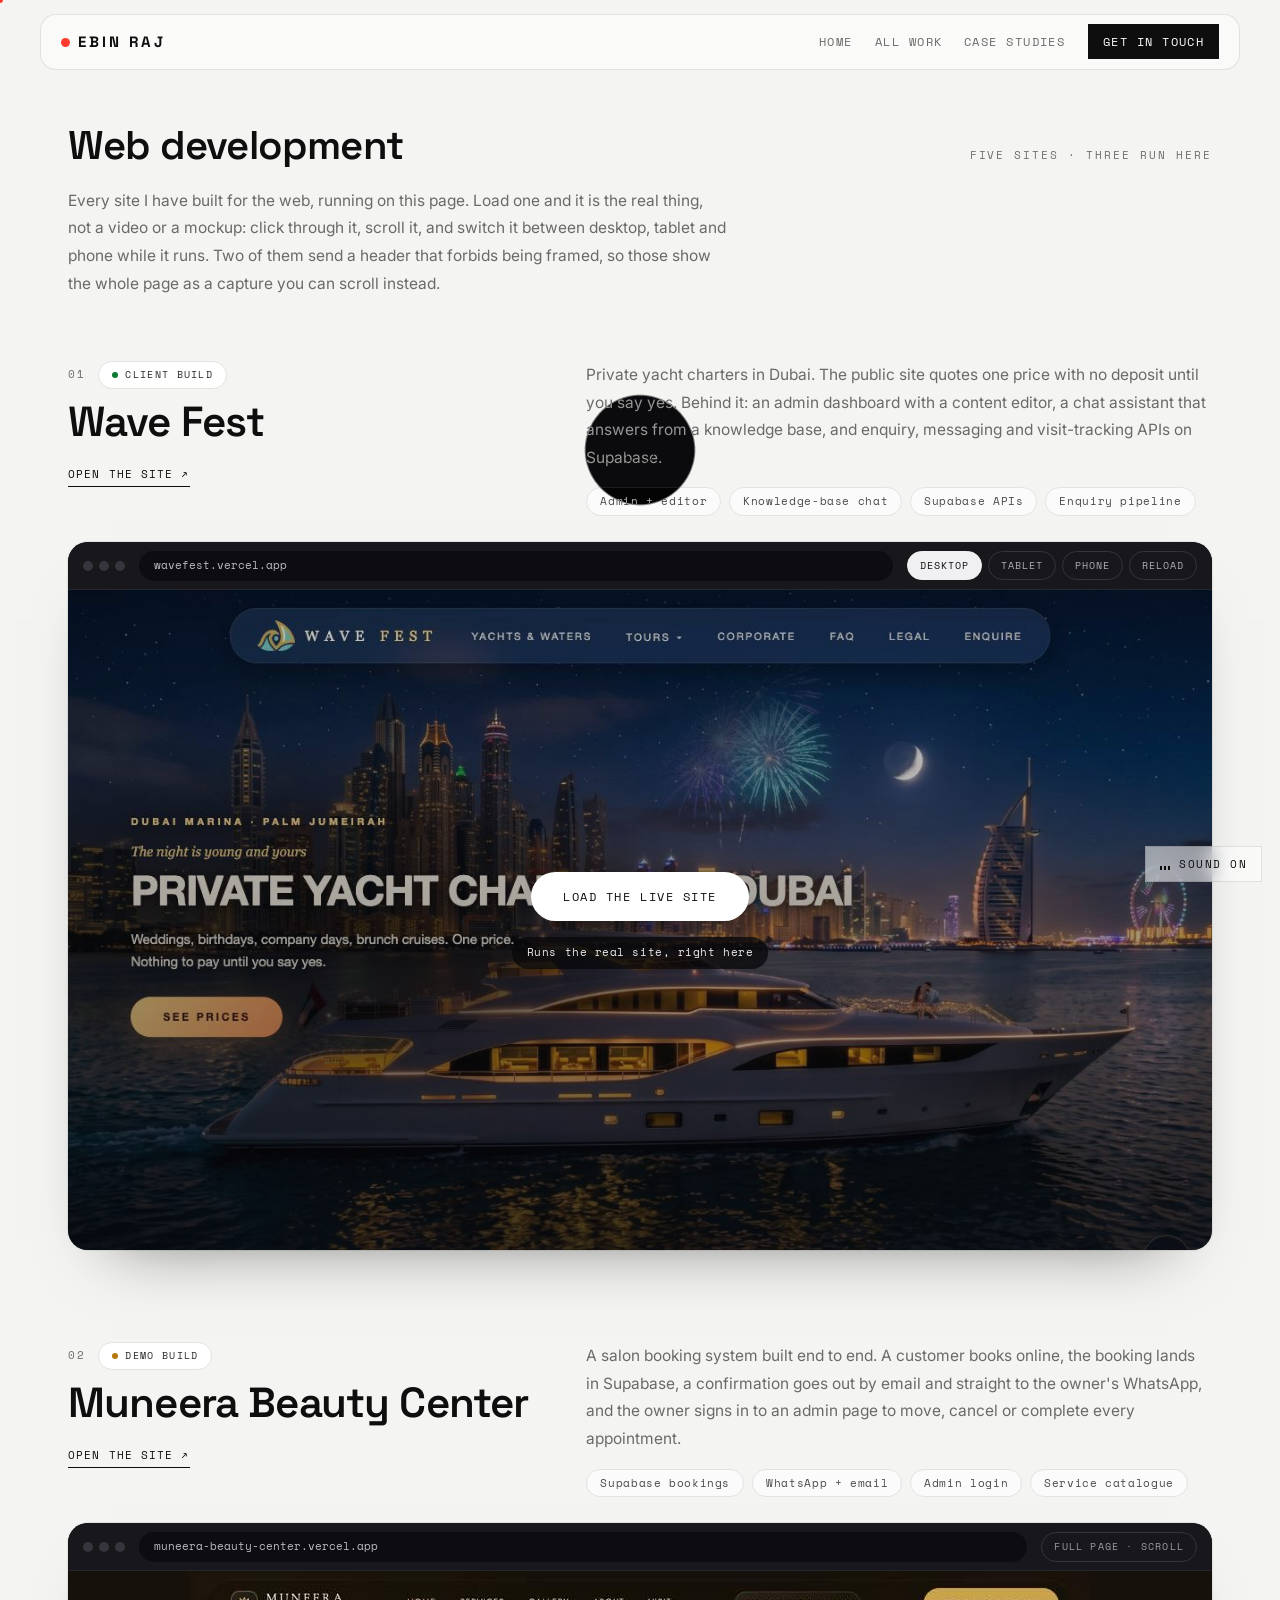
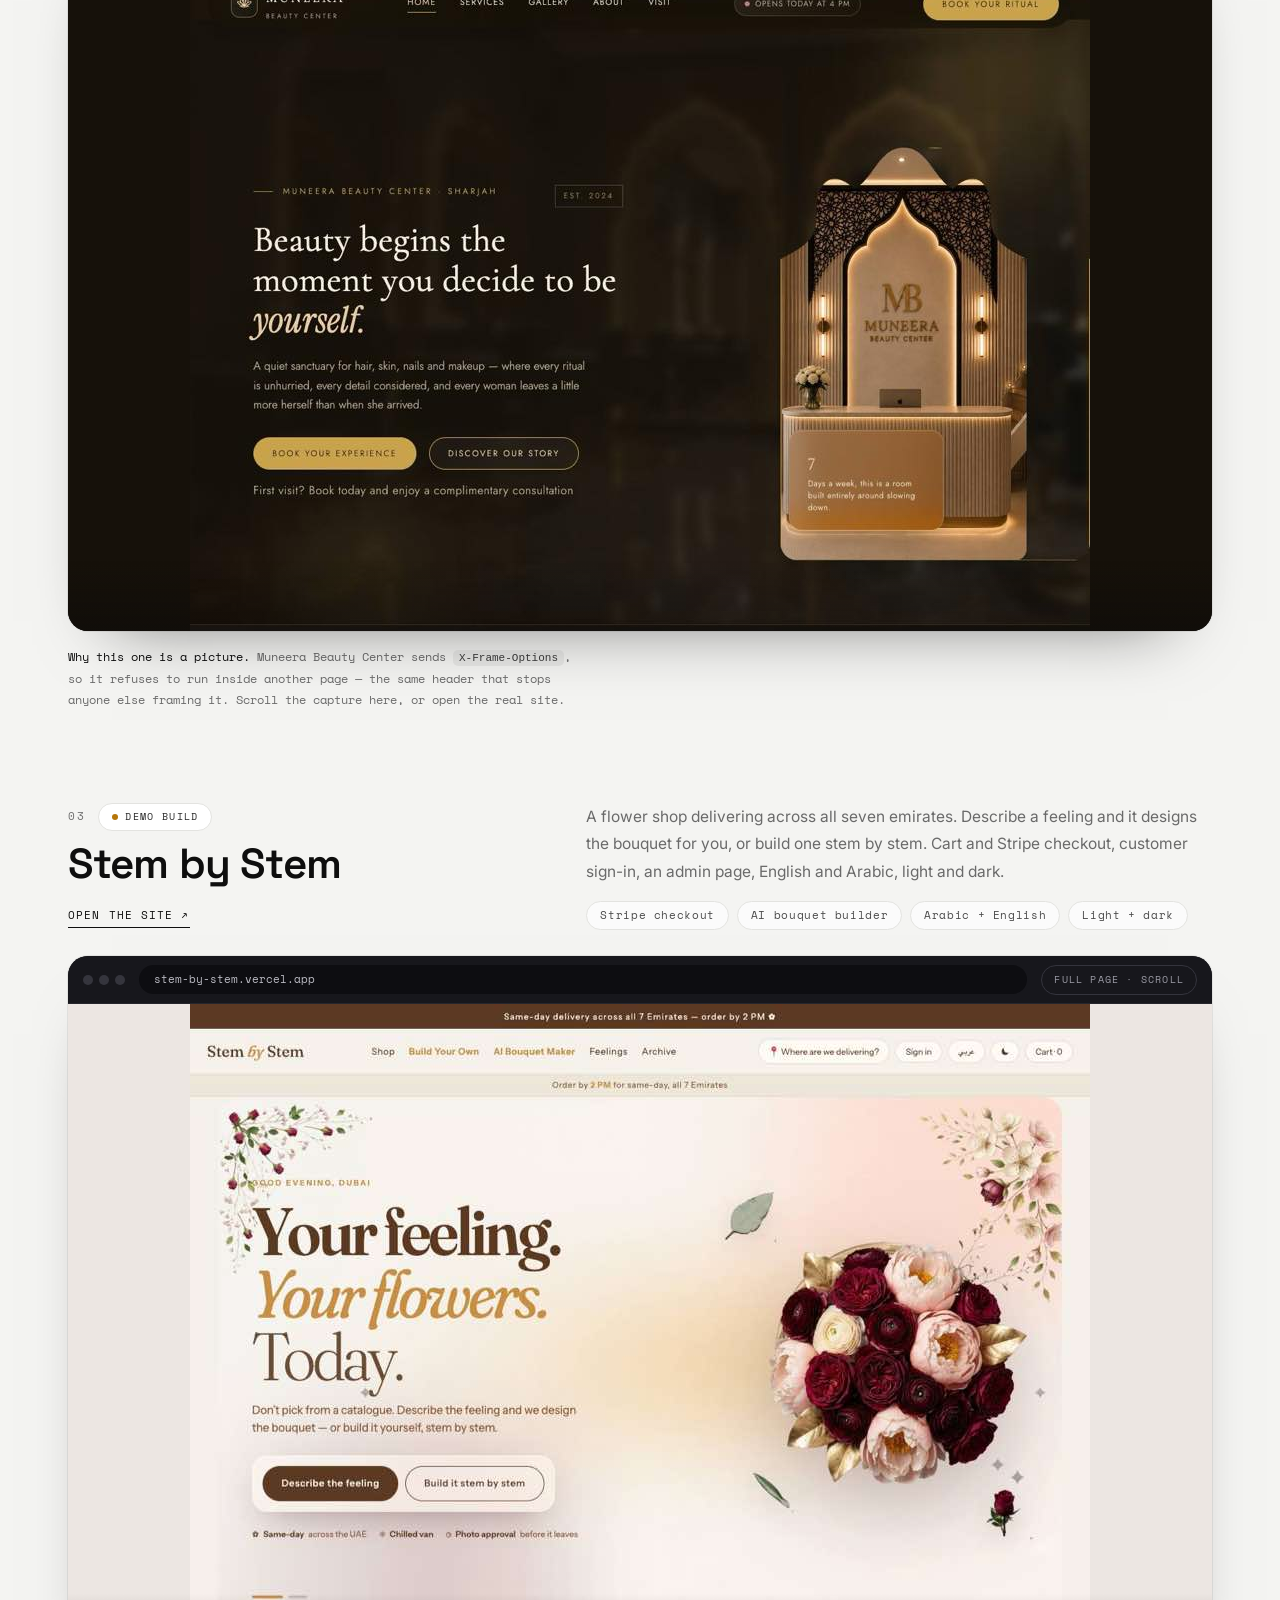
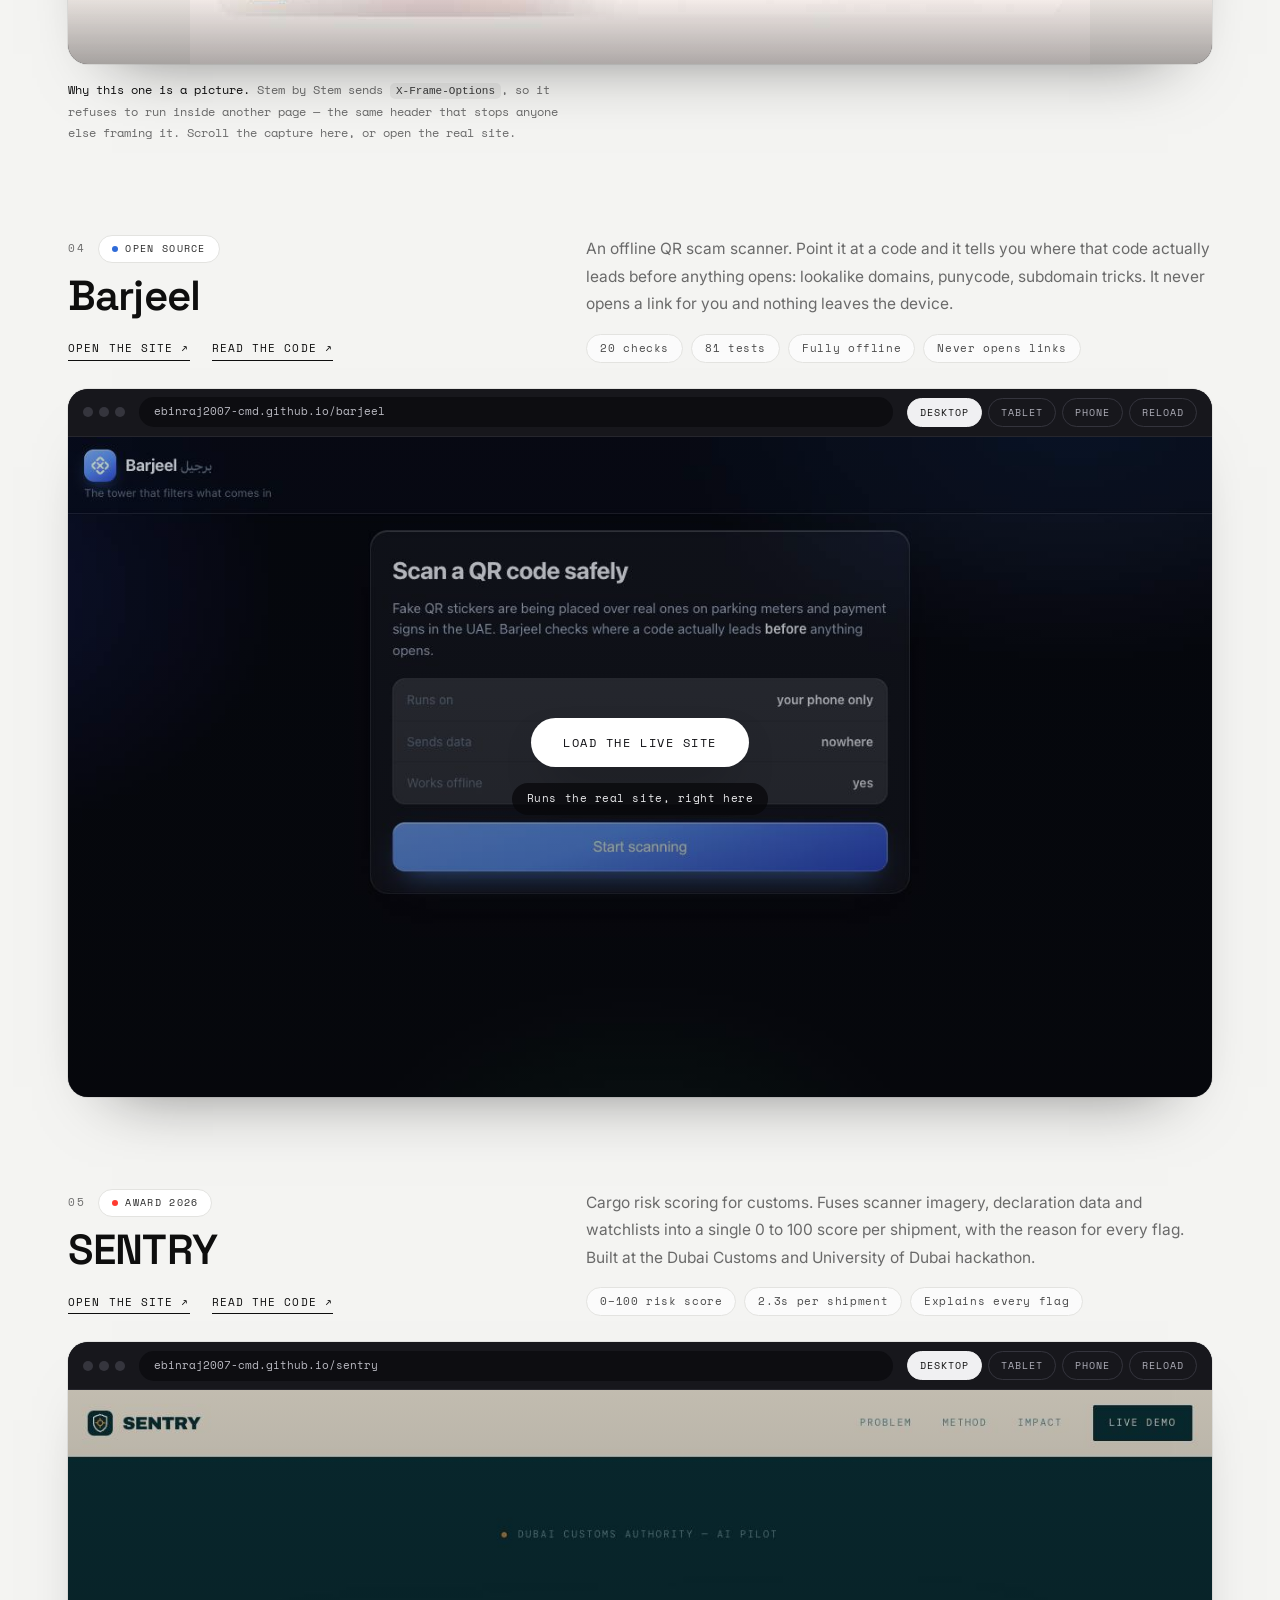
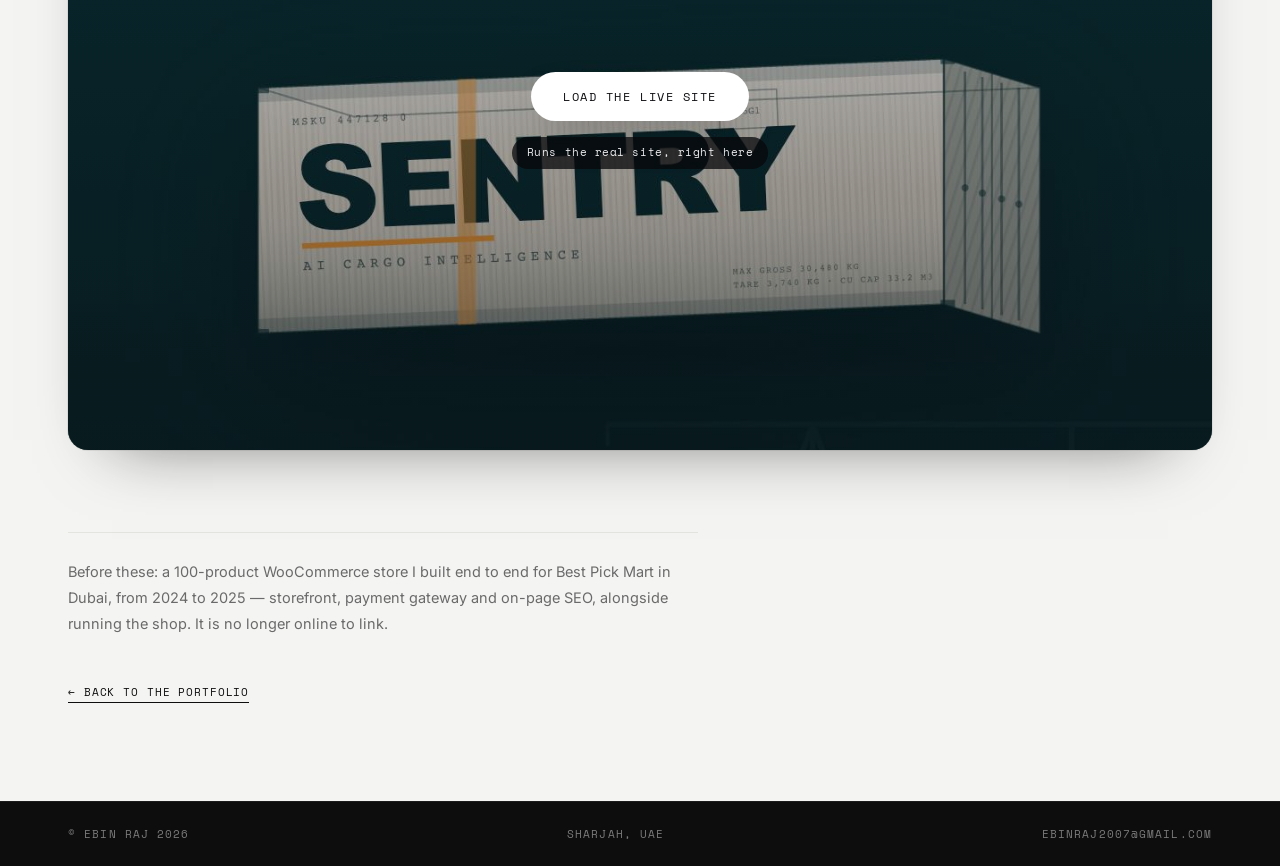
<file: web.html>
<!DOCTYPE html>
<html lang="en" data-loading>
<head>
<meta charset="UTF-8" />
<meta name="viewport" content="width=device-width, initial-scale=1.0, viewport-fit=cover" />
<meta name="apple-mobile-web-app-capable" content="yes" />
<meta name="theme-color" content="#f4f4f2" />
<title>Live work — Ebin Raj, UX &amp; Product Designer</title>
<meta name="description" content="Five websites built by Ebin Raj, running live inside the page — a client yacht-charter site, two full booking and e-commerce builds, and two open-source security tools." />
<link rel="icon" href="favicon.ico" sizes="any" />
<link rel="icon" type="image/svg+xml" href="logo.svg" />
<link rel="icon" type="image/png" sizes="32x32" href="favicon-32x32.png" />
<link rel="icon" type="image/png" sizes="16x16" href="favicon-16x16.png" />
<link rel="apple-touch-icon" sizes="180x180" href="apple-touch-icon.png" />
<link rel="manifest" href="site.webmanifest" />
<style id="skcss">#skel{position:fixed;inset:0;z-index:1000;background:#f4f4f2;opacity:0;
  animation:skfade .35s ease 120ms both}
#skel.sk-dark{background:#0b0b0d}
@keyframes skfade{to{opacity:1}}
html.sk-done #skel{animation:none;opacity:0;visibility:hidden;transition:opacity .5s ease,visibility .5s}
.sk-shell{position:absolute;inset:0;overflow:hidden}


.sk{display:block;position:relative;overflow:hidden;border-radius:8px;background:#dbdbd6}
.sk::after{content:"";position:absolute;inset:0;transform:translateX(-100%);
  background:linear-gradient(90deg,rgba(255,255,255,0) 0,rgba(255,255,255,.85) 50%,rgba(255,255,255,0) 100%);
  animation:skwave 2.4s cubic-bezier(.45,0,.25,1) infinite}
@keyframes skwave{from{transform:translateX(-100%)}to{transform:translateX(100%)}}
.sk-d1::after{animation-delay:.1s}.sk-d2::after{animation-delay:.2s}
.sk-d3::after{animation-delay:.3s}.sk-d4::after{animation-delay:.4s}
.sk-dark .sk{background:#212227}
.sk-dark .sk::after{background:linear-gradient(90deg,rgba(255,255,255,0) 0,rgba(255,255,255,.14) 50%,rgba(255,255,255,0) 100%)}
@media(prefers-reduced-motion:reduce){.sk::after{animation:none;opacity:.4;transform:none}}


.sk-nav{position:absolute;top:14px;left:0;right:0;height:56px;z-index:6}
.sk-nav .wrap{height:100%;display:flex;align-items:center;justify-content:space-between}
@media(max-width:620px){.sk-navr .sk-nlink{display:none}}

.sk-navr{display:flex;align-items:center;gap:22px}


.sk-hero{position:absolute;top:70px;left:0;right:0;height:100vh}
.sk-hero .glass{display:block}
.sk-hero .glass .h{margin-bottom:10px}
.sk-hero .glass .rg{align-items:center;gap:12px}
.sk-hero .hname{height:.78em;display:flex;align-items:center;justify-content:center}
.sk-name{width:min(68%,990px);height:78%;border-radius:16px}
@media(max-width:680px){.sk-hero .glass{display:none}}


.sk-workbody{position:absolute;top:70px;left:0;right:0;bottom:0;background:#0b0b0d;padding:92px 0}
@media(max-width:680px){.sk-workbody{padding:64px 0}}
.sk-workbody .whead h2{margin:0}
.sk-workbody .allnote{display:block}
.sk-workbody .whead h2 .sk,.sk-workbody .allnote .sk{display:inline-block;vertical-align:middle}
.sk-mob{display:none}
@media(max-width:720px){.sk-mob{display:inline}}
.sk-card{display:grid;grid-template-columns:52% 48%;min-height:511px;
  border:1px solid rgba(255,255,255,.13);border-radius:16px;overflow:hidden}
.sk-cardl{padding:52px 48px;display:flex;flex-direction:column;gap:14px;justify-content:center}
.sk-cardr{background:#111214;border-left:1px solid rgba(255,255,255,.13)}
@media(max-width:720px){
  .sk-card{grid-template-columns:1fr;min-height:676px}
  .sk-cardl{padding:30px 24px}
  .sk-cardr{border-left:none;border-top:1px solid rgba(255,255,255,.13);min-height:200px}
}


.sk-notice{position:absolute;left:50%;bottom:56px;transform:translateX(-50%);width:min(340px,82vw);
  text-align:center;opacity:0;transition:opacity .5s ease;pointer-events:none;z-index:8}
html.sk-slow .sk-notice{opacity:1;pointer-events:auto}
.sk-noticetxt{font-family:'Space Mono',monospace;font-size:11px;letter-spacing:.14em;text-transform:uppercase;color:#6a6a6a}
.sk-track{margin-top:12px;height:2px;background:rgba(0,0,0,.12);border-radius:2px;overflow:hidden}
.sk-fill{height:100%;width:0;background:#ff3b30;transition:width .45s ease}
.sk-skip{margin-top:16px;display:none;font-family:'Space Mono',monospace;font-size:10px;letter-spacing:.12em;
  text-transform:uppercase;color:#6a6a6a;background:none;border:1px solid #e3e3e0;border-radius:999px;
  padding:9px 16px;cursor:pointer;transition:border-color .25s,color .25s}
.sk-skip:hover{border-color:#0e0e0e;color:#0e0e0e}
html.sk-stuck .sk-skip{display:inline-block}
.sk-dark .sk-noticetxt,.sk-dark .sk-skip{color:#8a8a8a}
.sk-dark .sk-track{background:rgba(255,255,255,.14)}
.sk-dark .sk-skip{border-color:rgba(255,255,255,.18)}</style>
<script id="skjs">/* Skeleton loader. Runs from <head> before the stylesheet, so a slow
   stylesheet cannot stop it. The skeleton itself needs no JS to appear:
   CSS fades it in at 120ms. JS only ends it, and escalates when slow. */
(function () {
  var d = document.documentElement, t0 = Date.now(), finished = false;
  var SHOW = 120, MIN_VISIBLE = 400, SLOW_AT = 3000, STUCK_AT = 8000, HARD_CAP = 20000;
  var tSlow = setTimeout(function () { if (!finished) d.classList.add('sk-slow'); }, SLOW_AT);
  var tStuck = setTimeout(function () { if (!finished) d.classList.add('sk-stuck'); }, STUCK_AT);
  var tCap = setTimeout(finish, HARD_CAP);

  function finish() {
    if (finished) return;
    finished = true;
    clearTimeout(tSlow); clearTimeout(tStuck); clearTimeout(tCap);
    var elapsed = Date.now() - t0;
    var wait = elapsed < SHOW ? 0 : Math.max(0, SHOW + MIN_VISIBLE - elapsed);
    setTimeout(function () {
      d.classList.add('sk-done'); d.removeAttribute('data-loading');
      setTimeout(function () {
        var s = document.getElementById('skel');
        if (s && s.parentNode) s.parentNode.removeChild(s);
      }, 700);
    }, wait);
  }

  document.addEventListener('click', function (e) {
    for (var t = e.target; t && t.classList; t = t.parentNode)
      if (t.classList.contains('sk-skip')) { finish(); return; }
  }, true);

  function wire() {
    var s = document.getElementById('skel'); if (!s) return;
    var fill = s.querySelector('.sk-fill');
    var imgs = [].slice.call(document.images);
    var total = imgs.length + 2, done = 0;
    function step() { done++; if (fill) fill.style.width = Math.min(100, Math.round(done / total * 100)) + '%'; }
    imgs.forEach(function (im) {
      if (im.complete) step();
      else { im.addEventListener('load', step, { once: true }); im.addEventListener('error', step, { once: true }); }
    });
    if (document.fonts && document.fonts.ready) document.fonts.ready.then(step); else step();
  }
  if (document.readyState === 'loading') document.addEventListener('DOMContentLoaded', wire); else wire();
  if (document.readyState === 'complete') finish(); else window.addEventListener('load', finish, { once: true });
})();</script>
<link rel="preconnect" href="https://fonts.googleapis.com">
<link rel="preconnect" href="https://fonts.gstatic.com" crossorigin>
<link href="https://fonts.googleapis.com/css2?family=Space+Grotesk:wght@400;500;600;700&family=Space+Mono:wght@400;700&family=Inter:wght@400;500&display=swap" rel="stylesheet">
<link rel="stylesheet" href="site.css">
<style id="skcss2">
.sk-webbody{position:absolute;top:70px;left:0;right:0;bottom:0;padding:56px 0}
.sk-blk{display:block}
.sk-row{display:flex;align-items:center;gap:8px}
.sk-row .sk{display:block;flex:0 0 auto}
.sk-wdgrid{display:grid;grid-template-columns:minmax(0,.85fr) minmax(0,1.15fr);gap:22px 56px;align-items:start;margin-bottom:26px}
.sk-wdlist{margin-top:64px}
.sk-wdstage{border-radius:20px;overflow:hidden;background:#101014}
.sk-wdbar{height:48px;background:#17171c}
.sk-wdview{height:660px;background:#eeeeec}
@media(max-width:900px){.sk-wdview{height:520px}}
@media(max-width:760px){.sk-wdbar{height:62px}}
@media(max-width:620px){.sk-webbody{padding:40px 0}.sk-wdview{height:470px}.sk-wdbar{height:99px}}
@media(max-width:620px){.sk-navr .sk-nlink{display:none}}
/* visibility switches last so they beat the layout rules above */
.sk-only-m{display:none}
@media(max-width:900px){.sk-only-d{display:none}.sk-only-m{display:block}}
</style>
</head>
<body>

<div id="skel">
  <div class="sk-shell" aria-hidden="true">
    <div class="sk-nav"><div class="wrap"><span class="sk sk-d1" style="width:107px;height:15px"></span><span class="sk-navr"><span class="sk sk-d2 sk-nlink" style="width:38px;height:11px"></span><span class="sk sk-d3 sk-nlink" style="width:62px;height:11px"></span><span class="sk sk-d4" style="width:132px;height:35px;border-radius:2px"></span></span></div></div>
    <div class="sk-webbody"><div class="wrap">
      <div class="sk-blk sk-head sk-only-d"><span class="sk-row" style="height:41px"><i class="sk sk-d1" style="width:min(335px,74vw);height:30px"></i></span></div><div class="sk-blk sk-head sk-only-m"><span class="sk-row" style="height:26.5px"><i class="sk sk-d1" style="width:min(53px,20vw);height:21px"></i></span><span class="sk-row" style="height:26.5px"><i class="sk sk-d1" style="width:min(159px,52vw);height:21px"></i></span></div>
      <div class="sk-blk sk-intro sk-only-d" style="margin-top:20px"><span class="sk-row" style="height:27.5px"><i class="sk sk-d1" style="width:600px;height:12px"></i></span><span class="sk-row" style="height:27.5px"><i class="sk sk-d2" style="width:638px;height:12px"></i></span><span class="sk-row" style="height:27.5px"><i class="sk sk-d3" style="width:642px;height:12px"></i></span><span class="sk-row" style="height:27.5px"><i class="sk sk-d4" style="width:465px;height:12px"></i></span></div><div class="sk-blk sk-intro sk-only-m" style="margin-top:20px"><span class="sk-row" style="height:27.625px"><i class="sk sk-d1" style="width:min(331px,97%);height:12px"></i></span><span class="sk-row" style="height:27.625px"><i class="sk sk-d2" style="width:min(310px,97%);height:12px"></i></span><span class="sk-row" style="height:27.625px"><i class="sk sk-d3" style="width:min(299px,97%);height:12px"></i></span><span class="sk-row" style="height:27.625px"><i class="sk sk-d4" style="width:min(335px,97%);height:12px"></i></span><span class="sk-row" style="height:27.625px"><i class="sk sk-d1" style="width:min(324px,97%);height:12px"></i></span><span class="sk-row" style="height:27.625px"><i class="sk sk-d2" style="width:min(313px,97%);height:12px"></i></span><span class="sk-row" style="height:27.625px"><i class="sk sk-d3" style="width:min(313px,97%);height:12px"></i></span><span class="sk-row" style="height:27.625px"><i class="sk sk-d4" style="width:min(102px,97%);height:12px"></i></span></div>
      <div class="sk-wdlist">
        <div class="sk-wdinfo sk-wdgrid sk-only-d"><div class="sk-blk"><span class="sk-row" style="height:28px"><i class="sk sk-d1" style="width:118px;height:23px"></i></span><span style="display:block;height:12px"></span><span class="sk-row" style="height:43px"><i class="sk sk-d2" style="width:min(198px,62%);height:36px"></i></span><span style="display:block;height:22px"></span><span class="sk-row" style="height:21px"><i class="sk sk-d3" style="width:124px;height:11px"></i></span></div><div class="sk-blk"><span class="sk-row" style="height:27.5px"><i class="sk sk-d1" style="width:621px;height:12px"></i></span><span class="sk-row" style="height:27.5px"><i class="sk sk-d2" style="width:594px;height:12px"></i></span><span class="sk-row" style="height:27.5px"><i class="sk sk-d3" style="width:623px;height:12px"></i></span><span class="sk-row" style="height:27.5px"><i class="sk sk-d4" style="width:100px;height:12px"></i></span><span style="display:block;height:16px"></span><span class="sk-row" style="height:29px"><i class="sk sk-d1" style="width:118px;height:27px"></i><i class="sk sk-d2" style="width:152px;height:27px"></i><i class="sk sk-d3" style="width:124px;height:27px"></i><i class="sk sk-d4" style="width:140px;height:27px"></i></span></div></div><div class="sk-blk sk-wdinfo sk-only-m" style="margin-bottom:26px"><span class="sk-row" style="height:28px"><i class="sk sk-d1" style="width:160px;height:23px"></i></span><span style="display:block;height:12px"></span><span class="sk-row" style="height:28px"><i class="sk sk-d2" style="width:127px;height:26px"></i></span><span style="display:block;height:13px"></span><span class="sk-row" style="height:27.57px"><i class="sk sk-d1" style="width:min(311px,97%);height:12px"></i></span><span class="sk-row" style="height:27.57px"><i class="sk sk-d2" style="width:min(305px,97%);height:12px"></i></span><span class="sk-row" style="height:27.57px"><i class="sk sk-d3" style="width:min(318px,97%);height:12px"></i></span><span class="sk-row" style="height:27.57px"><i class="sk sk-d4" style="width:min(305px,97%);height:12px"></i></span><span class="sk-row" style="height:27.57px"><i class="sk sk-d1" style="width:min(274px,97%);height:12px"></i></span><span class="sk-row" style="height:27.57px"><i class="sk sk-d2" style="width:min(335px,97%);height:12px"></i></span><span class="sk-row" style="height:27.57px"><i class="sk sk-d3" style="width:min(78px,97%);height:12px"></i></span><span style="display:block;height:16px"></span><span class="sk-row" style="height:29px"><i class="sk sk-d1" style="width:118px;height:27px"></i><i class="sk sk-d2" style="width:152px;height:27px"></i></span><span style="display:block;height:8px"></span><span class="sk-row" style="height:29px"><i class="sk sk-d3" style="width:124px;height:27px"></i><i class="sk sk-d4" style="width:140px;height:27px"></i></span><span style="display:block;height:22px"></span><span class="sk-row" style="height:21px"><i class="sk sk-d4" style="width:117px;height:11px"></i></span></div>
        <div class="sk-wdstage"><div class="sk-wdbar"></div><div class="sk-wdview"><span class="sk" style="display:block;width:100%;height:100%;border-radius:0"></span></div></div>
      </div>
    </div></div>
  </div>
  <div class="sk-notice" role="status" aria-live="polite">
    <div class="sk-noticetxt">Still loading</div>
    <div class="sk-track"><div class="sk-fill"></div></div>
    <button type="button" class="sk-skip">Show the page anyway</button>
  </div>
</div>
<div id="bar"></div>

<nav><div class="wrap in">
  <a class="brand" href="index.html"><i></i> EBIN RAJ</a>
  <div class="nl"><a href="index.html">Home</a><a href="work.html">All work</a><a href="case-studies.html">Case studies</a><a class="cta" href="index.html#contact">Get in touch</a></div>
</div></nav>

<section class="wdsec sec" id="web"><div class="wrap">
  <div class="whead rv"><h1>Web development</h1><span class="lbl">Five sites · three run here</span></div>
  <p class="wdintro rv">Every site I have built for the web, running on this page. Load one and it is the real thing, not a video or a mockup: click through it, scroll it, and switch it between desktop, tablet and phone while it runs. Two of them send a header that forbids being framed, so those show the whole page as a capture you can scroll instead.</p>
  <div class="wdlist">
  <article class="wd rv" id="wave-fest">
    <div class="wd-info">
      <div><div class="wd-top"><span class="wd-i">01</span><span class="wd-tag wd-client">Client build</span></div><h2 class="wd-name">Wave Fest</h2><div class="wd-acts"><a href="https://wavefest.vercel.app" target="_blank" rel="noopener">Open the site ↗</a></div></div>
      <div><p class="wd-desc">Private yacht charters in Dubai. The public site quotes one price with no deposit until you say yes. Behind it: an admin dashboard with a content editor, a chat assistant that answers from a knowledge base, and enquiry, messaging and visit-tracking APIs on Supabase.</p><div class="wd-chips"><span>Admin + editor</span><span>Knowledge-base chat</span><span>Supabase APIs</span><span>Enquiry pipeline</span></div></div>
    </div>
    <div class="wd-stage" data-mode="live" data-src="https://wavefest.vercel.app" data-name="Wave Fest"><div class="wd-bar"><span class="wd-dots" aria-hidden="true"><i></i><i></i><i></i></span><span class="wd-addr">wavefest.vercel.app</span><span class="wd-live-dot"><i></i>Live</span><span class="wd-ctl"><button type="button" class="wd-w on" data-w="full" aria-pressed="true">Desktop</button><button type="button" class="wd-w" data-w="820" aria-pressed="false">Tablet</button><button type="button" class="wd-w" data-w="390" aria-pressed="false">Phone</button><button type="button" class="wd-re">Reload</button></span></div><div class="wd-view"><div class="wd-hold"><picture class="wd-pic"><source media="(max-width:620px)" srcset="img/web/wavefest-phone.jpg" width="390" height="600"><img class="wd-poster" src="img/web/wavefest-poster.jpg" alt="Wave Fest home page" width="1280" height="800" loading="lazy" decoding="async"></picture><div class="wd-cta"><button type="button" class="wd-launch">Load the live site</button><span class="wd-hint">Runs the real site, right here</span></div></div><div class="wd-fail"><p>This one would not load inside the page. It is still up — open it in its own tab.</p><a href="https://wavefest.vercel.app" target="_blank" rel="noopener">Open Wave Fest ↗</a></div></div></div>
    
  </article>
  <article class="wd rv" id="muneera-beauty-center">
    <div class="wd-info">
      <div><div class="wd-top"><span class="wd-i">02</span><span class="wd-tag wd-demo">Demo build</span></div><h2 class="wd-name">Muneera Beauty Center</h2><div class="wd-acts"><a href="https://muneera-beauty-center.vercel.app" target="_blank" rel="noopener">Open the site ↗</a></div></div>
      <div><p class="wd-desc">A salon booking system built end to end. A customer books online, the booking lands in Supabase, a confirmation goes out by email and straight to the owner's WhatsApp, and the owner signs in to an admin page to move, cancel or complete every appointment.</p><div class="wd-chips"><span>Supabase bookings</span><span>WhatsApp + email</span><span>Admin login</span><span>Service catalogue</span></div></div>
    </div>
    <div class="wd-stage" data-mode="shot"><div class="wd-bar"><span class="wd-dots" aria-hidden="true"><i></i><i></i><i></i></span><span class="wd-addr">muneera-beauty-center.vercel.app</span><span class="wd-ctl"><span class="wd-still">Full page · scroll</span></span></div><div class="wd-view wd-scroll" style="--gut:#16110a"><img class="wd-shot" src="img/web/muneera-full.jpg" alt="The whole Muneera Beauty Center page, top to bottom" width="900" loading="lazy" decoding="async"></div></div>
    <p class="wd-cap"><b>Why this one is a picture.</b> Muneera Beauty Center sends <code>X-Frame-Options</code>, so it refuses to run inside another page — the same header that stops anyone else framing it. Scroll the capture here, or open the real site.</p>
  </article>
  <article class="wd rv" id="stem-by-stem">
    <div class="wd-info">
      <div><div class="wd-top"><span class="wd-i">03</span><span class="wd-tag wd-demo">Demo build</span></div><h2 class="wd-name">Stem by Stem</h2><div class="wd-acts"><a href="https://stem-by-stem.vercel.app" target="_blank" rel="noopener">Open the site ↗</a></div></div>
      <div><p class="wd-desc">A flower shop delivering across all seven emirates. Describe a feeling and it designs the bouquet for you, or build one stem by stem. Cart and Stripe checkout, customer sign-in, an admin page, English and Arabic, light and dark.</p><div class="wd-chips"><span>Stripe checkout</span><span>AI bouquet builder</span><span>Arabic + English</span><span>Light + dark</span></div></div>
    </div>
    <div class="wd-stage" data-mode="shot"><div class="wd-bar"><span class="wd-dots" aria-hidden="true"><i></i><i></i><i></i></span><span class="wd-addr">stem-by-stem.vercel.app</span><span class="wd-ctl"><span class="wd-still">Full page · scroll</span></span></div><div class="wd-view wd-scroll" style="--gut:#ece6e2"><img class="wd-shot" src="img/web/stem-full.jpg" alt="The whole Stem by Stem page, top to bottom" width="900" loading="lazy" decoding="async"></div></div>
    <p class="wd-cap"><b>Why this one is a picture.</b> Stem by Stem sends <code>X-Frame-Options</code>, so it refuses to run inside another page — the same header that stops anyone else framing it. Scroll the capture here, or open the real site.</p>
  </article>
  <article class="wd rv" id="barjeel">
    <div class="wd-info">
      <div><div class="wd-top"><span class="wd-i">04</span><span class="wd-tag wd-os">Open source</span></div><h2 class="wd-name">Barjeel</h2><div class="wd-acts"><a href="https://ebinraj2007-cmd.github.io/barjeel/" target="_blank" rel="noopener">Open the site ↗</a><a href="https://github.com/ebinraj2007-cmd/barjeel" target="_blank" rel="noopener">Read the code ↗</a></div></div>
      <div><p class="wd-desc">An offline QR scam scanner. Point it at a code and it tells you where that code actually leads before anything opens: lookalike domains, punycode, subdomain tricks. It never opens a link for you and nothing leaves the device.</p><div class="wd-chips"><span>20 checks</span><span>81 tests</span><span>Fully offline</span><span>Never opens links</span></div></div>
    </div>
    <div class="wd-stage" data-mode="live" data-src="https://ebinraj2007-cmd.github.io/barjeel/" data-name="Barjeel" data-allow="camera; clipboard-write"><div class="wd-bar"><span class="wd-dots" aria-hidden="true"><i></i><i></i><i></i></span><span class="wd-addr">ebinraj2007-cmd.github.io/barjeel</span><span class="wd-live-dot"><i></i>Live</span><span class="wd-ctl"><button type="button" class="wd-w on" data-w="full" aria-pressed="true">Desktop</button><button type="button" class="wd-w" data-w="820" aria-pressed="false">Tablet</button><button type="button" class="wd-w" data-w="390" aria-pressed="false">Phone</button><button type="button" class="wd-re">Reload</button></span></div><div class="wd-view"><div class="wd-hold"><picture class="wd-pic"><source media="(max-width:620px)" srcset="img/web/barjeel-phone.jpg" width="390" height="600"><img class="wd-poster" src="img/web/barjeel-poster.jpg" alt="Barjeel home page" width="1280" height="800" loading="lazy" decoding="async"></picture><div class="wd-cta"><button type="button" class="wd-launch">Load the live site</button><span class="wd-hint">Runs the real site, right here</span></div></div><div class="wd-fail"><p>This one would not load inside the page. It is still up — open it in its own tab.</p><a href="https://ebinraj2007-cmd.github.io/barjeel/" target="_blank" rel="noopener">Open Barjeel ↗</a></div></div></div>
    
  </article>
  <article class="wd rv" id="sentry">
    <div class="wd-info">
      <div><div class="wd-top"><span class="wd-i">05</span><span class="wd-tag wd-award">Award 2026</span></div><h2 class="wd-name">SENTRY</h2><div class="wd-acts"><a href="https://ebinraj2007-cmd.github.io/sentry/" target="_blank" rel="noopener">Open the site ↗</a><a href="https://github.com/ebinraj2007-cmd/sentry" target="_blank" rel="noopener">Read the code ↗</a></div></div>
      <div><p class="wd-desc">Cargo risk scoring for customs. Fuses scanner imagery, declaration data and watchlists into a single 0 to 100 score per shipment, with the reason for every flag. Built at the Dubai Customs and University of Dubai hackathon.</p><div class="wd-chips"><span>0–100 risk score</span><span>2.3s per shipment</span><span>Explains every flag</span></div></div>
    </div>
    <div class="wd-stage" data-mode="live" data-src="https://ebinraj2007-cmd.github.io/sentry/" data-name="SENTRY"><div class="wd-bar"><span class="wd-dots" aria-hidden="true"><i></i><i></i><i></i></span><span class="wd-addr">ebinraj2007-cmd.github.io/sentry</span><span class="wd-live-dot"><i></i>Live</span><span class="wd-ctl"><button type="button" class="wd-w on" data-w="full" aria-pressed="true">Desktop</button><button type="button" class="wd-w" data-w="820" aria-pressed="false">Tablet</button><button type="button" class="wd-w" data-w="390" aria-pressed="false">Phone</button><button type="button" class="wd-re">Reload</button></span></div><div class="wd-view"><div class="wd-hold"><picture class="wd-pic"><source media="(max-width:620px)" srcset="img/web/sentry-phone.jpg" width="390" height="600"><img class="wd-poster" src="img/web/sentry-poster.jpg" alt="SENTRY home page" width="1280" height="800" loading="lazy" decoding="async"></picture><div class="wd-cta"><button type="button" class="wd-launch">Load the live site</button><span class="wd-hint">Runs the real site, right here</span></div></div><div class="wd-fail"><p>This one would not load inside the page. It is still up — open it in its own tab.</p><a href="https://ebinraj2007-cmd.github.io/sentry/" target="_blank" rel="noopener">Open SENTRY ↗</a></div></div></div>
    
  </article>
  </div>
  <p class="wd-foot rv">Before these: a 100-product WooCommerce store I built end to end for Best Pick Mart in Dubai, from 2024 to 2025 — storefront, payment gateway and on-page SEO, alongside running the shop. It is no longer online to link.</p>
  <div class="wd-back rv"><a href="index.html">← Back to the portfolio</a></div>
</div></section>

<footer><div class="wrap in"><span>© Ebin Raj 2026</span><span>Sharjah, UAE</span><span>ebinraj2007@gmail.com</span></div></footer>
<button id="snd"><span class="eq"><i></i><i></i><i></i></span> Sound off</button>

<script src="site.js" defer></script>
</body>
</html>
</file>
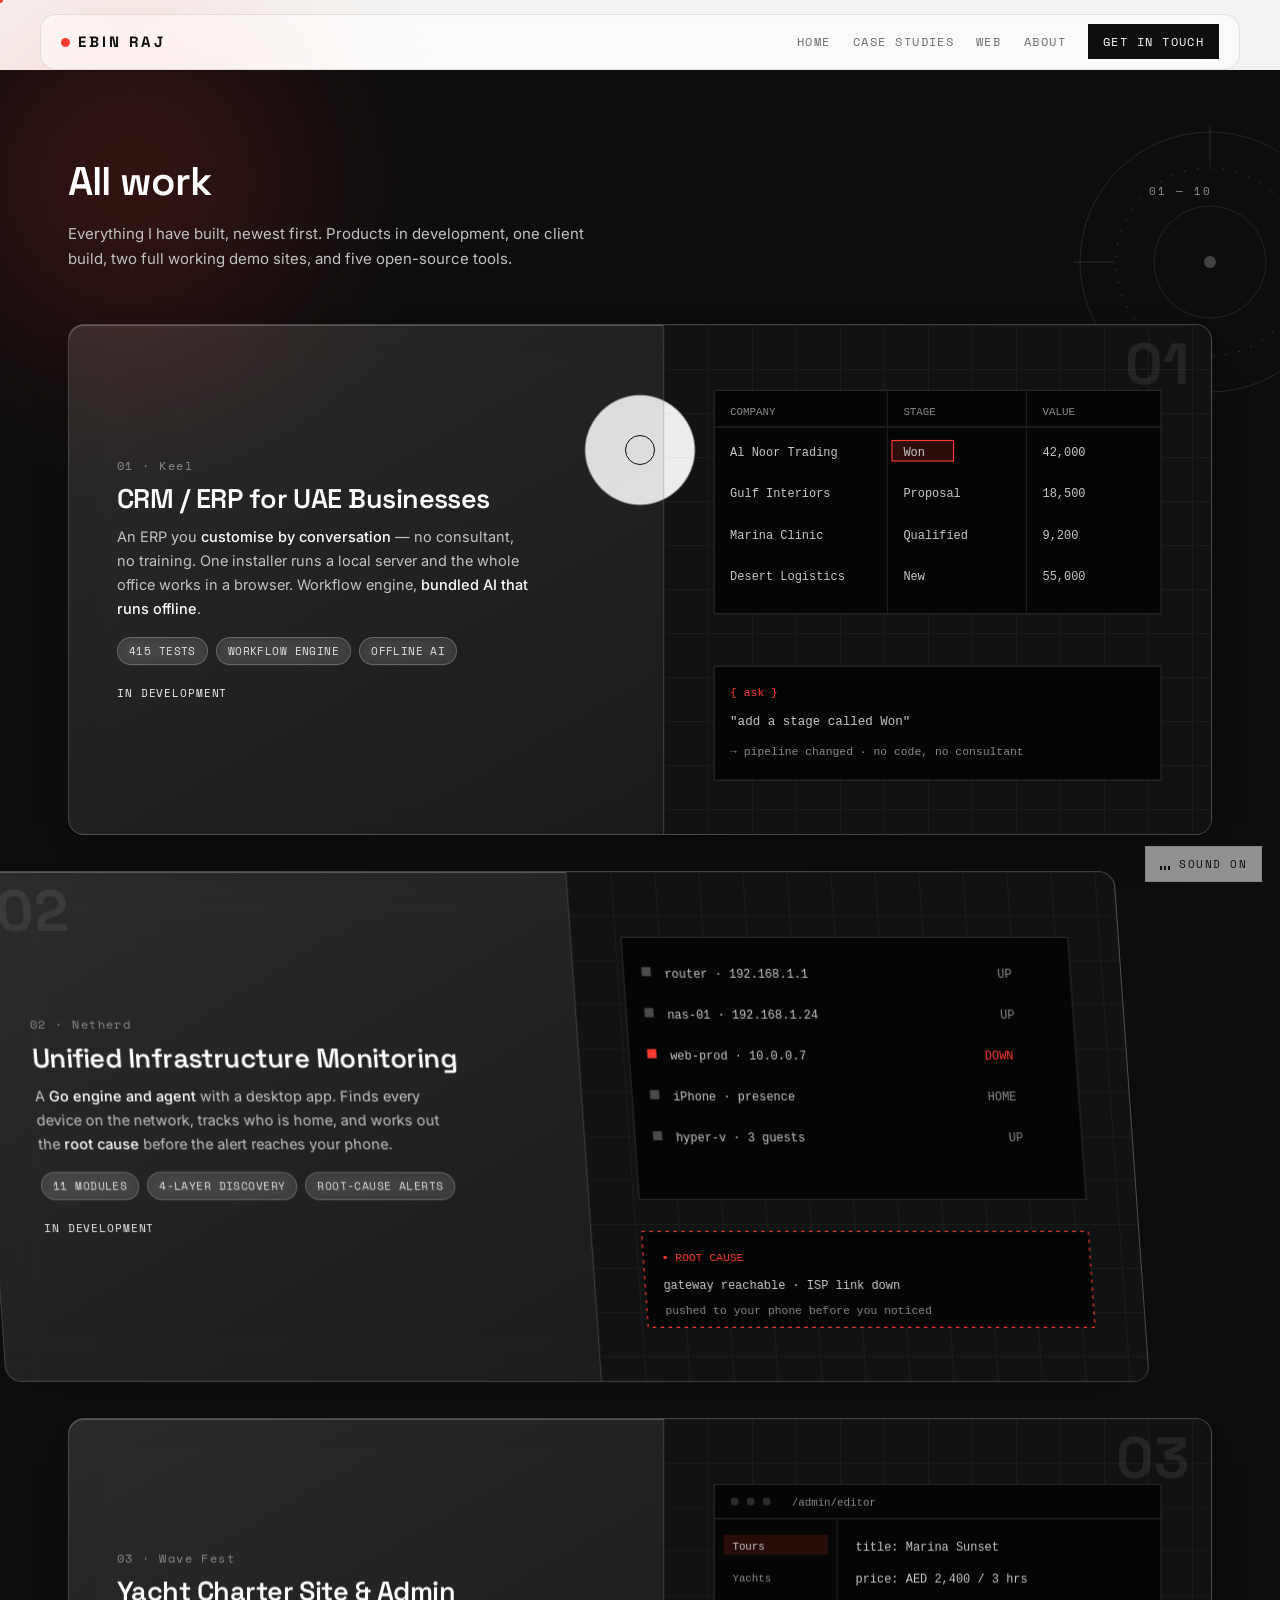
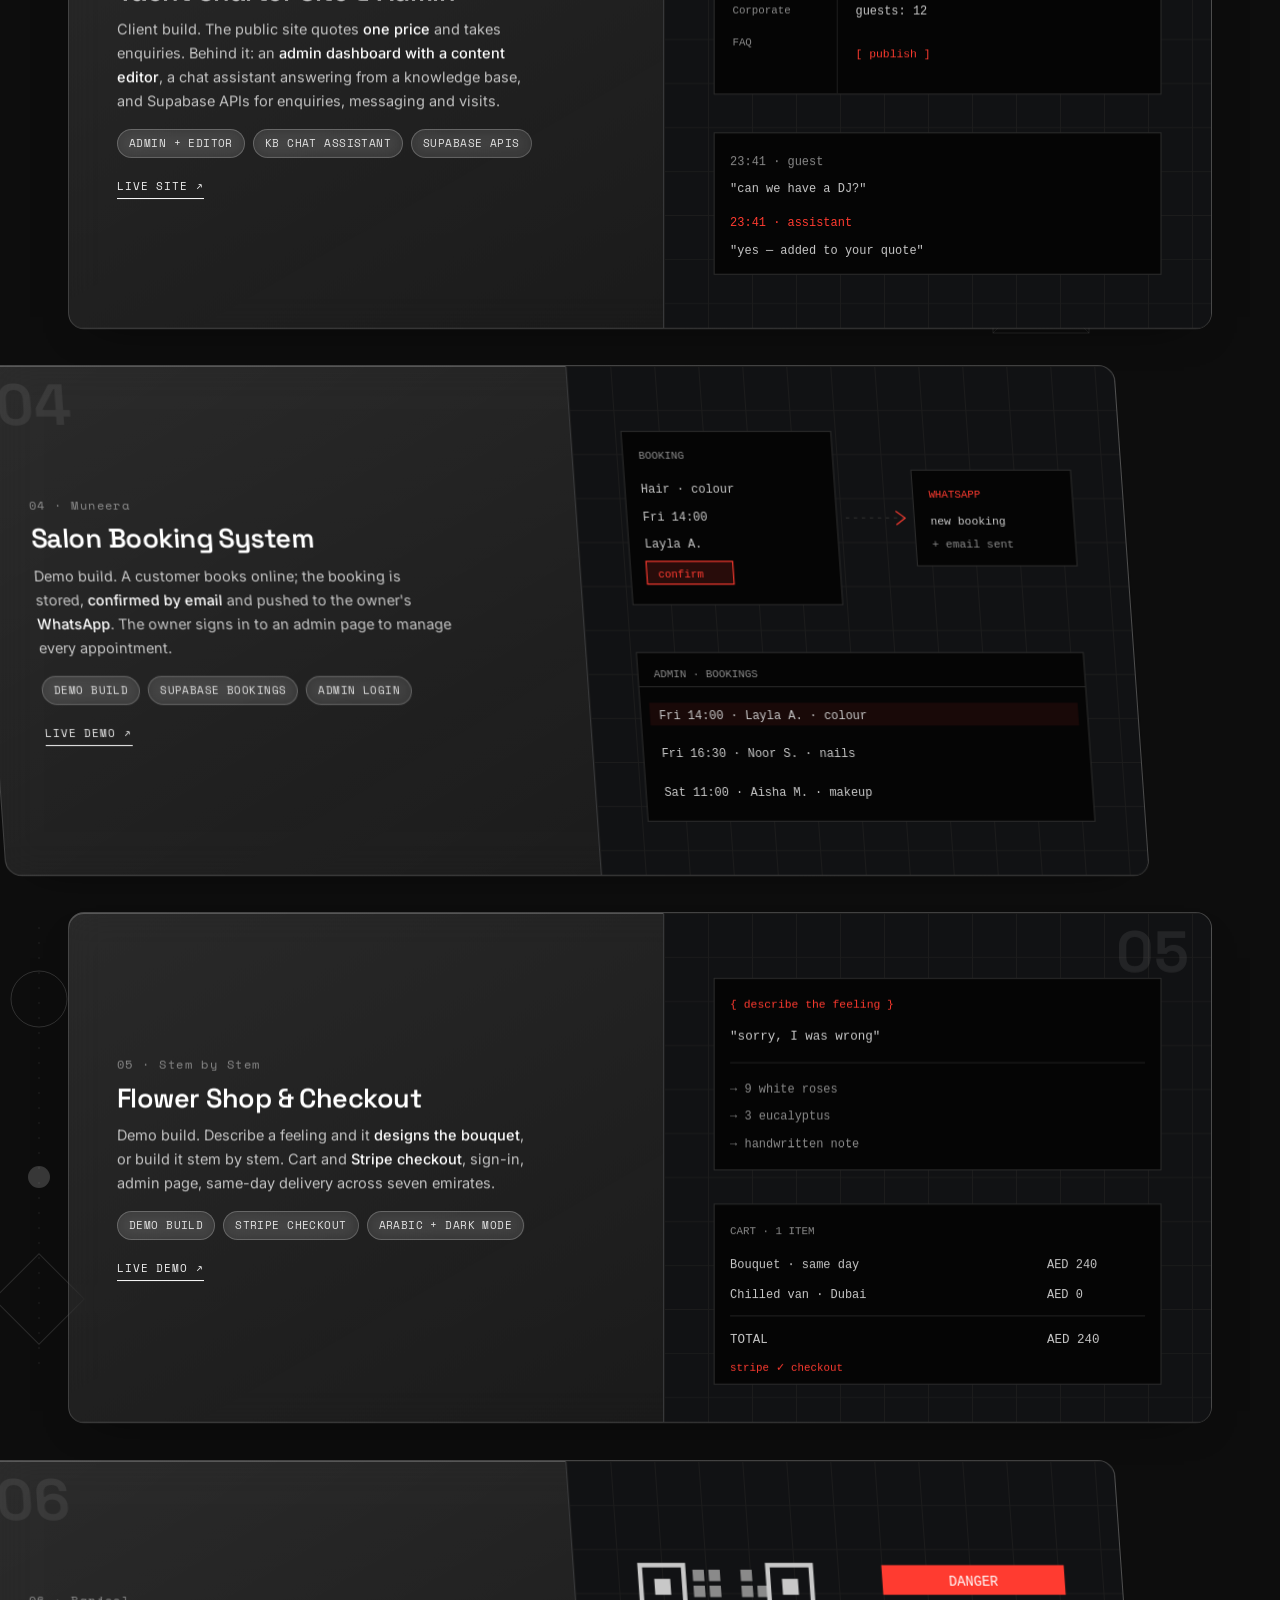
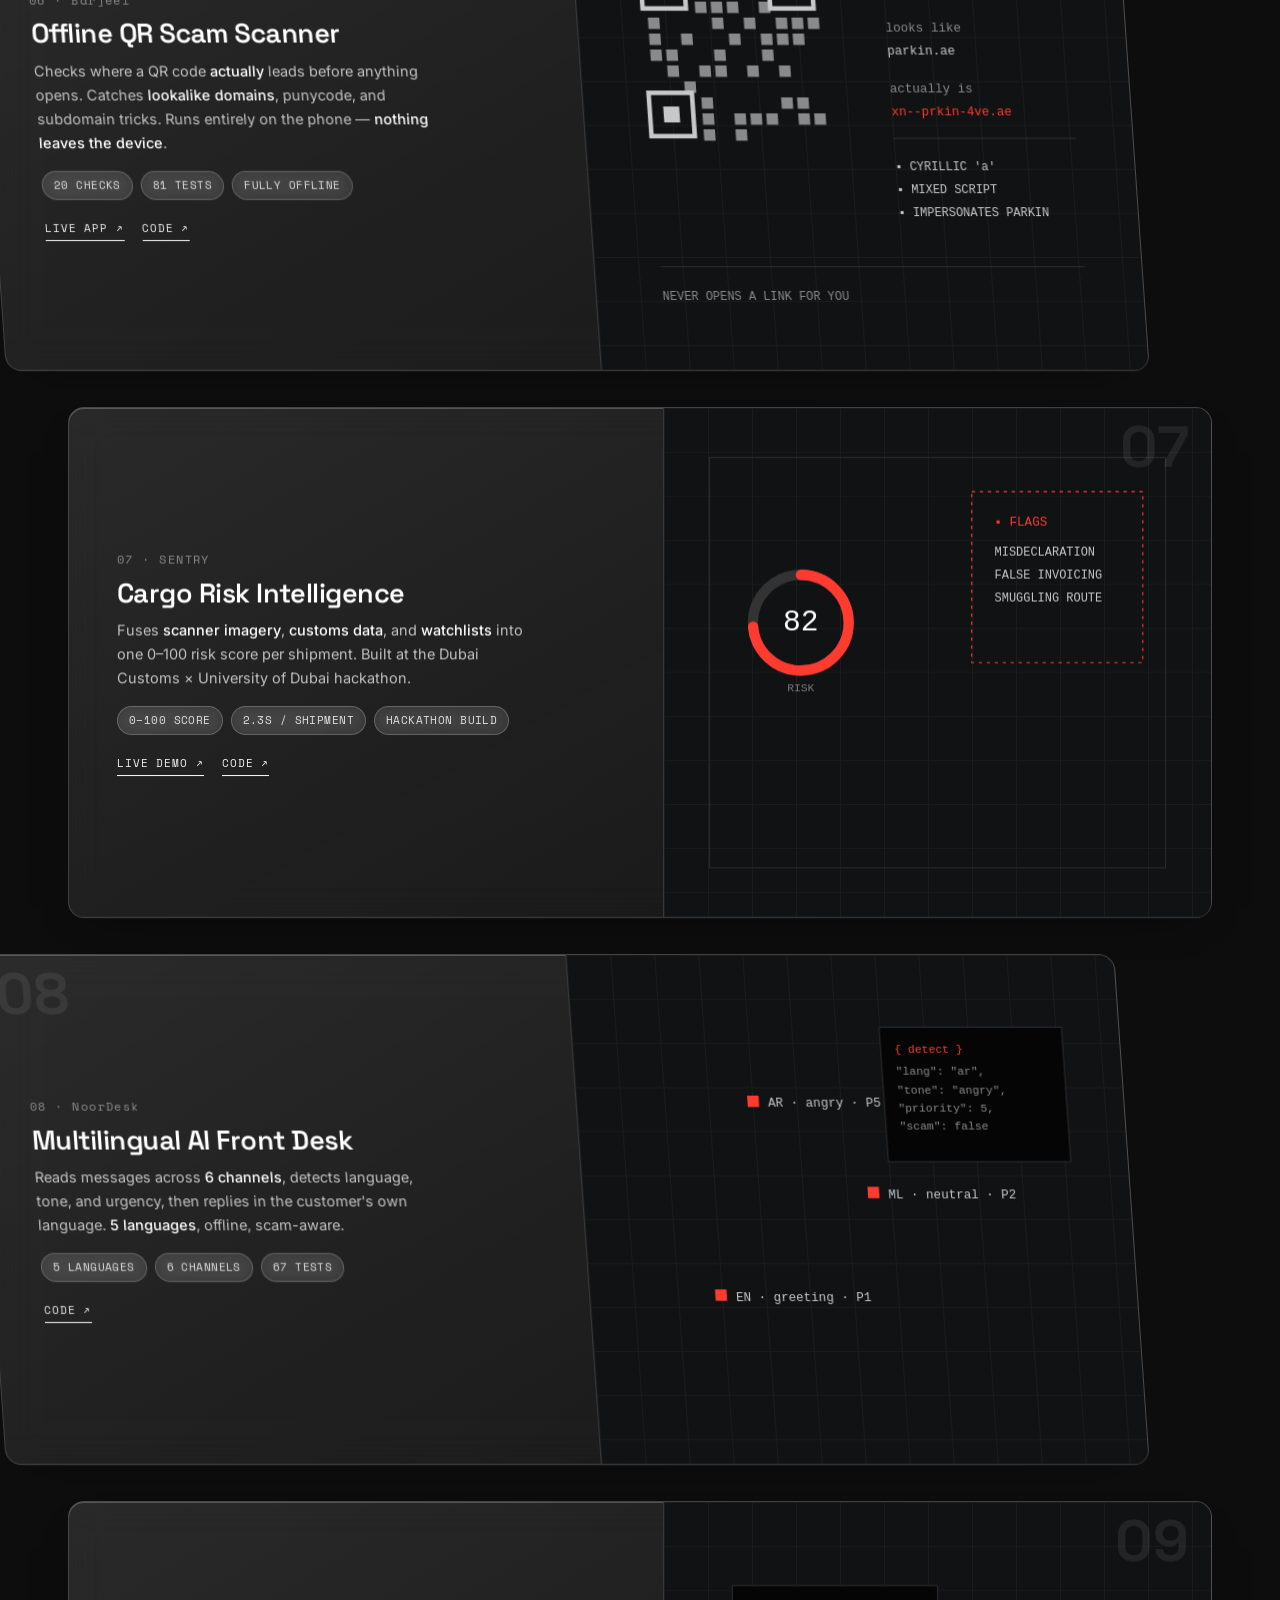
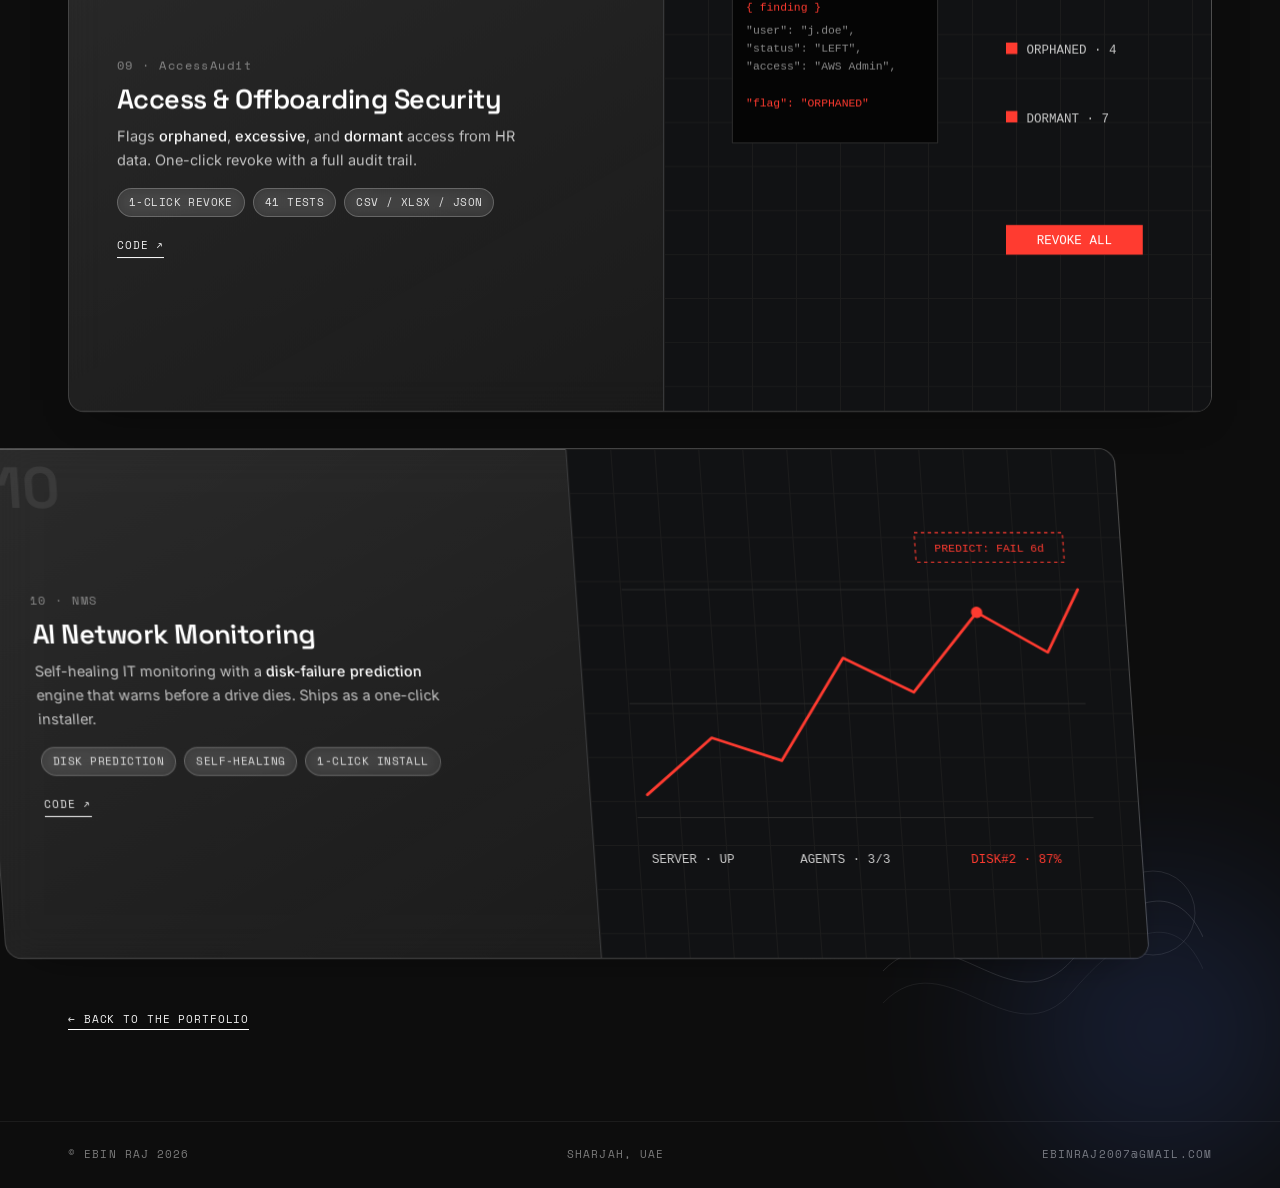
<file: work.html>
<!DOCTYPE html>
<html lang="en" data-loading>
<head>
<meta charset="UTF-8" />
<meta name="viewport" content="width=device-width, initial-scale=1.0, viewport-fit=cover" />
<meta name="apple-mobile-web-app-capable" content="yes" />
<meta name="theme-color" content="#f4f4f2" />
<title>All work — Ebin Raj, UX &amp; Product Designer</title>
<meta name="description" content="Every project Ebin Raj has designed and shipped — end-to-end UX work across booking, e-commerce, multilingual and security interfaces, plus the tools behind them." />
<link rel="icon" href="favicon.ico" sizes="any" />
<link rel="icon" type="image/svg+xml" href="logo.svg" />
<link rel="icon" type="image/png" sizes="32x32" href="favicon-32x32.png" />
<link rel="icon" type="image/png" sizes="16x16" href="favicon-16x16.png" />
<link rel="apple-touch-icon" sizes="180x180" href="apple-touch-icon.png" />
<link rel="manifest" href="site.webmanifest" />
<style id="skcss">#skel{position:fixed;inset:0;z-index:1000;background:#f4f4f2;opacity:0;
  animation:skfade .35s ease 120ms both}
#skel.sk-dark{background:#0b0b0d}
@keyframes skfade{to{opacity:1}}
html.sk-done #skel{animation:none;opacity:0;visibility:hidden;transition:opacity .5s ease,visibility .5s}
.sk-shell{position:absolute;inset:0;overflow:hidden}


.sk{display:block;position:relative;overflow:hidden;border-radius:8px;background:#dbdbd6}
.sk::after{content:"";position:absolute;inset:0;transform:translateX(-100%);
  background:linear-gradient(90deg,rgba(255,255,255,0) 0,rgba(255,255,255,.85) 50%,rgba(255,255,255,0) 100%);
  animation:skwave 2.4s cubic-bezier(.45,0,.25,1) infinite}
@keyframes skwave{from{transform:translateX(-100%)}to{transform:translateX(100%)}}
.sk-d1::after{animation-delay:.1s}.sk-d2::after{animation-delay:.2s}
.sk-d3::after{animation-delay:.3s}.sk-d4::after{animation-delay:.4s}
.sk-dark .sk{background:#212227}
.sk-dark .sk::after{background:linear-gradient(90deg,rgba(255,255,255,0) 0,rgba(255,255,255,.14) 50%,rgba(255,255,255,0) 100%)}
@media(prefers-reduced-motion:reduce){.sk::after{animation:none;opacity:.4;transform:none}}


.sk-nav{position:absolute;top:14px;left:0;right:0;height:56px;z-index:6}
.sk-nav .wrap{height:100%;display:flex;align-items:center;justify-content:space-between}
@media(max-width:620px){.sk-navr .sk-nlink{display:none}}

.sk-navr{display:flex;align-items:center;gap:22px}


.sk-hero{position:absolute;top:70px;left:0;right:0;height:100vh}
.sk-hero .glass{display:block}
.sk-hero .glass .h{margin-bottom:10px}
.sk-hero .glass .rg{align-items:center;gap:12px}
.sk-hero .hname{height:.78em;display:flex;align-items:center;justify-content:center}
.sk-name{width:min(68%,990px);height:78%;border-radius:16px}
@media(max-width:680px){.sk-hero .glass{display:none}}


.sk-workbody{position:absolute;top:70px;left:0;right:0;bottom:0;background:#0b0b0d;padding:92px 0}
@media(max-width:680px){.sk-workbody{padding:64px 0}}
.sk-workbody .whead h2{margin:0}
.sk-workbody .allnote{display:block}
.sk-workbody .whead h2 .sk,.sk-workbody .allnote .sk{display:inline-block;vertical-align:middle}
.sk-mob{display:none}
@media(max-width:720px){.sk-mob{display:inline}}
.sk-card{display:grid;grid-template-columns:52% 48%;min-height:511px;
  border:1px solid rgba(255,255,255,.13);border-radius:16px;overflow:hidden}
.sk-cardl{padding:52px 48px;display:flex;flex-direction:column;gap:14px;justify-content:center}
.sk-cardr{background:#111214;border-left:1px solid rgba(255,255,255,.13)}
@media(max-width:720px){
  .sk-card{grid-template-columns:1fr;min-height:676px}
  .sk-cardl{padding:30px 24px}
  .sk-cardr{border-left:none;border-top:1px solid rgba(255,255,255,.13);min-height:200px}
}


.sk-notice{position:absolute;left:50%;bottom:56px;transform:translateX(-50%);width:min(340px,82vw);
  text-align:center;opacity:0;transition:opacity .5s ease;pointer-events:none;z-index:8}
html.sk-slow .sk-notice{opacity:1;pointer-events:auto}
.sk-noticetxt{font-family:'Space Mono',monospace;font-size:11px;letter-spacing:.14em;text-transform:uppercase;color:#6a6a6a}
.sk-track{margin-top:12px;height:2px;background:rgba(0,0,0,.12);border-radius:2px;overflow:hidden}
.sk-fill{height:100%;width:0;background:#ff3b30;transition:width .45s ease}
.sk-skip{margin-top:16px;display:none;font-family:'Space Mono',monospace;font-size:10px;letter-spacing:.12em;
  text-transform:uppercase;color:#6a6a6a;background:none;border:1px solid #e3e3e0;border-radius:999px;
  padding:9px 16px;cursor:pointer;transition:border-color .25s,color .25s}
.sk-skip:hover{border-color:#0e0e0e;color:#0e0e0e}
html.sk-stuck .sk-skip{display:inline-block}
.sk-dark .sk-noticetxt,.sk-dark .sk-skip{color:#8a8a8a}
.sk-dark .sk-track{background:rgba(255,255,255,.14)}
.sk-dark .sk-skip{border-color:rgba(255,255,255,.18)}</style>
<script id="skjs">/* Skeleton loader. Runs from <head> before the stylesheet, so a slow
   stylesheet cannot stop it. The skeleton itself needs no JS to appear:
   CSS fades it in at 120ms. JS only ends it, and escalates when slow. */
(function () {
  var d = document.documentElement, t0 = Date.now(), finished = false;
  var SHOW = 120, MIN_VISIBLE = 400, SLOW_AT = 3000, STUCK_AT = 8000, HARD_CAP = 20000;
  var tSlow = setTimeout(function () { if (!finished) d.classList.add('sk-slow'); }, SLOW_AT);
  var tStuck = setTimeout(function () { if (!finished) d.classList.add('sk-stuck'); }, STUCK_AT);
  var tCap = setTimeout(finish, HARD_CAP);

  function finish() {
    if (finished) return;
    finished = true;
    clearTimeout(tSlow); clearTimeout(tStuck); clearTimeout(tCap);
    var elapsed = Date.now() - t0;
    var wait = elapsed < SHOW ? 0 : Math.max(0, SHOW + MIN_VISIBLE - elapsed);
    setTimeout(function () {
      d.classList.add('sk-done'); d.removeAttribute('data-loading');
      setTimeout(function () {
        var s = document.getElementById('skel');
        if (s && s.parentNode) s.parentNode.removeChild(s);
      }, 700);
    }, wait);
  }

  document.addEventListener('click', function (e) {
    for (var t = e.target; t && t.classList; t = t.parentNode)
      if (t.classList.contains('sk-skip')) { finish(); return; }
  }, true);

  function wire() {
    var s = document.getElementById('skel'); if (!s) return;
    var fill = s.querySelector('.sk-fill');
    var imgs = [].slice.call(document.images);
    var total = imgs.length + 2, done = 0;
    function step() { done++; if (fill) fill.style.width = Math.min(100, Math.round(done / total * 100)) + '%'; }
    imgs.forEach(function (im) {
      if (im.complete) step();
      else { im.addEventListener('load', step, { once: true }); im.addEventListener('error', step, { once: true }); }
    });
    if (document.fonts && document.fonts.ready) document.fonts.ready.then(step); else step();
  }
  if (document.readyState === 'loading') document.addEventListener('DOMContentLoaded', wire); else wire();
  if (document.readyState === 'complete') finish(); else window.addEventListener('load', finish, { once: true });
})();</script>
<link rel="preconnect" href="https://fonts.googleapis.com">
<link rel="preconnect" href="https://fonts.gstatic.com" crossorigin>
<link href="https://fonts.googleapis.com/css2?family=Space+Grotesk:wght@400;500;600;700&family=Space+Mono:wght@400;700&family=Inter:wght@400;500&display=swap" rel="stylesheet">
<link rel="stylesheet" href="site.css">
</head>
<body>

<div id="skel" class="sk-dark">
  <div class="sk-shell" aria-hidden="true">
    <div class="sk-nav"><div class="wrap"><span class="sk sk-d1" style="width:107px;height:15px"></span><span class="sk-navr"><span class="sk sk-d2 sk-nlink" style="width:38px;height:11px"></span><span class="sk sk-d3 sk-nlink" style="width:33px;height:11px"></span><span class="sk sk-d3 sk-nlink" style="width:46px;height:11px"></span><span class="sk sk-d4" style="width:132px;height:35px;border-radius:2px"></span></span></div></div>
    <div class="sk-workbody sec"><div class="wrap">
      <div class="whead"><h2><span class="sk sk-d1" style="width:min(144px,62vw);height:.62em"></span></h2></div>
      <p class="allnote"><span class="sk sk-d2" style="width:min(568px,86%);height:12px"></span><br><span class="sk sk-d3" style="width:min(430px,64%);height:12px"></span><span class="sk-mob"><br><span class="sk sk-d4" style="width:78%;height:12px"></span><br><span class="sk sk-d1" style="width:44%;height:12px"></span></span></p>
      <div class="pcards"><div class="sk-card"><div class="sk-cardl"><span class="sk sk-d1" style="width:96px;height:11px"></span><span class="sk sk-d2" style="width:70%;height:27px"></span><span class="sk sk-d3" style="width:100%;height:12px"></span><span class="sk sk-d3" style="width:86%;height:12px"></span><span class="sk sk-d4" style="width:52%;height:12px"></span></div><div class="sk-cardr"></div></div></div>
    </div></div>
  </div>
  <div class="sk-notice" role="status" aria-live="polite">
    <div class="sk-noticetxt">Still loading</div>
    <div class="sk-track"><div class="sk-fill"></div></div>
    <button type="button" class="sk-skip">Show the page anyway</button>
  </div>
</div>
<div id="bar"></div>

<nav><div class="wrap in">
  <a class="brand" href="index.html"><i></i> EBIN RAJ</a>
  <div class="nl"><a href="index.html">Home</a><a href="case-studies.html">Case studies</a><a href="web.html">Web</a><a href="index.html#about">About</a><a class="cta" href="index.html#contact">Get in touch</a></div>
</div></nav>

<section class="work sec inv" id="work">
<div class="workart" aria-hidden="true">
    <svg class="wa1" viewBox="0 0 280 280" fill="none" stroke="#fff"><circle cx="140" cy="140" r="130" stroke-opacity=".1"/><circle cx="140" cy="140" r="94" stroke-opacity=".16" stroke-dasharray="2 11"/><circle cx="140" cy="140" r="56" stroke-opacity=".09"/><circle cx="140" cy="140" r="6" fill="#fff" fill-opacity=".22" stroke="none"/><path d="M140 4 V44 M140 236 V276 M4 140 H44 M236 140 H276" stroke-opacity=".13"/></svg>
    <svg class="wa2" viewBox="0 0 190 440" fill="none" stroke="#fff"><line x1="95" y1="0" x2="95" y2="440" stroke-opacity=".09" stroke-dasharray="2 13"/><circle cx="95" cy="72" r="28" stroke-opacity=".15"/><circle cx="95" cy="250" r="11" fill="#fff" fill-opacity=".18" stroke="none"/><rect x="63" y="340" width="64" height="64" stroke-opacity=".12" transform="rotate(45 95 372)"/></svg>
    <svg class="wa3" viewBox="0 0 320 210" fill="none" stroke="#fff"><path d="M0 130 C64 64 128 190 190 118 S296 44 320 96" stroke-opacity=".13"/><path d="M0 162 C64 96 128 222 190 150 S296 74 320 128" stroke-opacity=".07"/><circle cx="270" cy="72" r="42" stroke-opacity=".1"/><path d="M32 42 V64 M21 53 H43" stroke-opacity=".16"/></svg>
    <svg class="wa4" viewBox="0 0 120 120" fill="none" stroke="#fff"><rect x="12" y="12" width="96" height="96" stroke-opacity=".1"/><path d="M12 12 L108 108 M108 12 L12 108" stroke-opacity=".07"/><circle cx="60" cy="60" r="20" stroke-opacity=".16"/></svg>
  </div>
    <div class="wrap">
  <div class="whead rv"><h2>All work</h2><span class="lbl">01 — 10</span></div>
  <p class="allnote rv">Everything I have built, newest first. Products in development, one client build, two full working demo sites, and five open-source tools.</p>
  <div class="pcards">
    <article class="pc nfs"><span class="pidx" aria-hidden="true">01</span><div class="pc-l"><span class="pno">01 · Keel</span><h3>CRM / ERP for UAE Businesses</h3><p>An ERP you <b>customise by conversation</b> — no consultant, no training. One installer runs a local server and the whole office works in a browser. Workflow engine, <b>bundled AI that runs offline</b>.</p><div class="pstat"><span>415 tests</span><span>Workflow engine</span><span>Offline AI</span></div><div class="pacts"><span>In development</span></div></div>
      <div class="pc-r"><div class="pgrid"></div><svg viewBox="0 0 480 440"><rect x="44" y="54" width="392" height="196" fill="#050505" stroke="#2a2a2a"/><line x1="44" y1="86" x2="436" y2="86" stroke="#2a2a2a"/><line x1="196" y1="54" x2="196" y2="250" stroke="#1c1c1c"/><line x1="318" y1="54" x2="318" y2="250" stroke="#1c1c1c"/><g font-family="monospace" font-size="9.5" fill="#8a8a8a"><text x="58" y="76">COMPANY</text><text x="210" y="76">STAGE</text><text x="332" y="76">VALUE</text></g><rect x="200" y="98" width="54" height="18" fill="#ff3b30" fill-opacity=".16" stroke="#ff3b30"/><g font-family="monospace" font-size="10.5" fill="#c8c8c8"><text x="58" y="112">Al Noor Trading</text><text x="210" y="112">Won</text><text x="332" y="112">42,000</text><text x="58" y="148">Gulf Interiors</text><text x="210" y="148">Proposal</text><text x="332" y="148">18,500</text><text x="58" y="184">Marina Clinic</text><text x="210" y="184">Qualified</text><text x="332" y="184">9,200</text><text x="58" y="220">Desert Logistics</text><text x="210" y="220">New</text><text x="332" y="220">55,000</text></g><rect x="44" y="296" width="392" height="100" fill="#050505" stroke="#2a2a2a"/><text x="58" y="322" font-family="monospace" font-size="10" fill="#ff3b30">{ ask }</text><text x="58" y="348" font-family="monospace" font-size="11" fill="#c8c8c8">"add a stage called Won"</text><text x="58" y="374" font-family="monospace" font-size="10" fill="#8a8a8a">→ pipeline changed · no code, no consultant</text></svg></div></article>
    <article class="pc nfs"><span class="pidx" aria-hidden="true">02</span><div class="pc-l"><span class="pno">02 · Netherd</span><h3>Unified Infrastructure Monitoring</h3><p>A <b>Go engine and agent</b> with a desktop app. Finds every device on the network, tracks who is home, and works out the <b>root cause</b> before the alert reaches your phone.</p><div class="pstat"><span>11 modules</span><span>4-layer discovery</span><span>Root-cause alerts</span></div><div class="pacts"><span>In development</span></div></div>
      <div class="pc-r"><div class="pgrid"></div><svg viewBox="0 0 480 440"><rect x="44" y="54" width="392" height="230" fill="#050505" stroke="#2a2a2a"/><g font-family="monospace" font-size="10.5" fill="#c8c8c8"><rect x="60" y="80" width="8" height="8" fill="#4a4a4a"/><text x="80" y="89">router · 192.168.1.1</text><text x="372" y="89" fill="#8a8a8a">UP</text><rect x="60" y="116" width="8" height="8" fill="#4a4a4a"/><text x="80" y="125">nas-01 · 192.168.1.24</text><text x="372" y="125" fill="#8a8a8a">UP</text><rect x="60" y="152" width="8" height="8" fill="#ff3b30"/><text x="80" y="161">web-prod · 10.0.0.7</text><text x="356" y="161" fill="#ff3b30">DOWN</text><rect x="60" y="188" width="8" height="8" fill="#4a4a4a"/><text x="80" y="197">iPhone · presence</text><text x="356" y="197" fill="#8a8a8a">HOME</text><rect x="60" y="224" width="8" height="8" fill="#4a4a4a"/><text x="80" y="233">hyper-v · 3 guests</text><text x="372" y="233" fill="#8a8a8a">UP</text></g><rect x="44" y="312" width="392" height="84" fill="#050505" stroke="#ff3b30" stroke-dasharray="3 4"/><text x="60" y="338" font-family="monospace" font-size="10" fill="#ff3b30">▪ ROOT CAUSE</text><text x="60" y="362" font-family="monospace" font-size="10.5" fill="#c8c8c8">gateway reachable · ISP link down</text><text x="60" y="384" font-family="monospace" font-size="10" fill="#8a8a8a">pushed to your phone before you noticed</text></svg></div></article>
    <article class="pc nfs"><span class="pidx" aria-hidden="true">03</span><div class="pc-l"><span class="pno">03 · Wave Fest</span><h3>Yacht Charter Site &amp; Admin</h3><p>Client build. The public site quotes <b>one price</b> and takes enquiries. Behind it: an <b>admin dashboard with a content editor</b>, a chat assistant answering from a knowledge base, and Supabase APIs for enquiries, messaging and visits.</p><div class="pstat"><span>Admin + editor</span><span>KB chat assistant</span><span>Supabase APIs</span></div><div class="pacts"><a href="https://wavefest.vercel.app" target="_blank" rel="noopener">Live site ↗</a></div></div>
      <div class="pc-r"><div class="pgrid"></div><svg viewBox="0 0 480 440"><rect x="44" y="54" width="392" height="184" fill="#050505" stroke="#2a2a2a"/><line x1="44" y1="84" x2="436" y2="84" stroke="#2a2a2a"/><circle cx="62" cy="69" r="3.5" fill="#2a2a2a"/><circle cx="76" cy="69" r="3.5" fill="#2a2a2a"/><circle cx="90" cy="69" r="3.5" fill="#2a2a2a"/><text x="112" y="73" font-family="monospace" font-size="9.5" fill="#8a8a8a">/admin/editor</text><line x1="152" y1="84" x2="152" y2="238" stroke="#1c1c1c"/><rect x="52" y="98" width="92" height="18" fill="#ff3b30" fill-opacity=".14"/><g font-family="monospace" font-size="9.5" fill="#8a8a8a"><text x="60" y="111" fill="#c8c8c8">Tours</text><text x="60" y="139">Yachts</text><text x="60" y="167">Corporate</text><text x="60" y="195">FAQ</text></g><g font-family="monospace" font-size="10.5" fill="#c8c8c8"><text x="168" y="112">title: Marina Sunset</text><text x="168" y="140">price: AED 2,400 / 3 hrs</text><text x="168" y="168">guests: 12</text></g><text x="168" y="206" font-family="monospace" font-size="10" fill="#ff3b30">[ publish ]</text><rect x="44" y="272" width="392" height="124" fill="#050505" stroke="#2a2a2a"/><g font-family="monospace" font-size="10.5"><text x="58" y="300" fill="#8a8a8a">23:41 · guest</text><text x="58" y="324" fill="#c8c8c8">"can we have a DJ?"</text><text x="58" y="354" fill="#ff3b30">23:41 · assistant</text><text x="58" y="378" fill="#c8c8c8">"yes — added to your quote"</text></g></svg></div></article>
    <article class="pc nfs"><span class="pidx" aria-hidden="true">04</span><div class="pc-l"><span class="pno">04 · Muneera</span><h3>Salon Booking System</h3><p>Demo build. A customer books online; the booking is stored, <b>confirmed by email</b> and pushed to the owner&#39;s <b>WhatsApp</b>. The owner signs in to an admin page to manage every appointment.</p><div class="pstat"><span>Demo build</span><span>Supabase bookings</span><span>Admin login</span></div><div class="pacts"><a href="https://muneera-beauty-center.vercel.app" target="_blank" rel="noopener">Live demo ↗</a></div></div>
      <div class="pc-r"><div class="pgrid"></div><svg viewBox="0 0 480 440"><rect x="44" y="54" width="184" height="152" fill="#050505" stroke="#2a2a2a"/><text x="58" y="78" font-family="monospace" font-size="9.5" fill="#8a8a8a">BOOKING</text><g font-family="monospace" font-size="10.5" fill="#c8c8c8"><text x="58" y="108">Hair · colour</text><text x="58" y="132">Fri 14:00</text><text x="58" y="156">Layla A.</text></g><rect x="58" y="168" width="76" height="20" fill="#ff3b30" fill-opacity=".14" stroke="#ff3b30"/><text x="68" y="182" font-family="monospace" font-size="9.5" fill="#ff3b30">confirm</text><path d="M236 130 L288 130" stroke="#2a2a2a" stroke-dasharray="3 4"/><path d="M280 124 L288 130 L280 136" fill="none" stroke="#ff3b30"/><rect x="296" y="88" width="140" height="84" fill="#050505" stroke="#2a2a2a"/><text x="310" y="112" font-family="monospace" font-size="9.5" fill="#ff3b30">WHATSAPP</text><text x="310" y="136" font-family="monospace" font-size="10" fill="#c8c8c8">new booking</text><text x="310" y="156" font-family="monospace" font-size="10" fill="#8a8a8a">+ email sent</text><rect x="44" y="248" width="392" height="148" fill="#050505" stroke="#2a2a2a"/><line x1="44" y1="278" x2="436" y2="278" stroke="#2a2a2a"/><text x="58" y="270" font-family="monospace" font-size="9.5" fill="#8a8a8a">ADMIN · BOOKINGS</text><rect x="52" y="292" width="376" height="20" fill="#ff3b30" fill-opacity=".08"/><g font-family="monospace" font-size="10.5" fill="#c8c8c8"><text x="60" y="306">Fri 14:00 · Layla A. · colour</text><text x="60" y="340">Fri 16:30 · Noor S. · nails</text><text x="60" y="374">Sat 11:00 · Aisha M. · makeup</text></g></svg></div></article>
    <article class="pc nfs"><span class="pidx" aria-hidden="true">05</span><div class="pc-l"><span class="pno">05 · Stem by Stem</span><h3>Flower Shop &amp; Checkout</h3><p>Demo build. Describe a feeling and it <b>designs the bouquet</b>, or build it stem by stem. Cart and <b>Stripe checkout</b>, sign-in, admin page, same-day delivery across seven emirates.</p><div class="pstat"><span>Demo build</span><span>Stripe checkout</span><span>Arabic + dark mode</span></div><div class="pacts"><a href="https://stem-by-stem.vercel.app" target="_blank" rel="noopener">Live demo ↗</a></div></div>
      <div class="pc-r"><div class="pgrid"></div><svg viewBox="0 0 480 440"><rect x="44" y="54" width="392" height="168" fill="#050505" stroke="#2a2a2a"/><text x="58" y="80" font-family="monospace" font-size="10" fill="#ff3b30">{ describe the feeling }</text><text x="58" y="108" font-family="monospace" font-size="11" fill="#c8c8c8">"sorry, I was wrong"</text><line x1="58" y1="128" x2="422" y2="128" stroke="#1c1c1c"/><g font-family="monospace" font-size="10.5" fill="#8a8a8a"><text x="58" y="154">→ 9 white roses</text><text x="58" y="178">→ 3 eucalyptus</text><text x="58" y="202">→ handwritten note</text></g><rect x="44" y="252" width="392" height="158" fill="#050505" stroke="#2a2a2a"/><text x="58" y="278" font-family="monospace" font-size="9.5" fill="#8a8a8a">CART · 1 ITEM</text><g font-family="monospace" font-size="10.5" fill="#c8c8c8"><text x="58" y="308">Bouquet · same day</text><text x="336" y="308">AED 240</text><text x="58" y="334">Chilled van · Dubai</text><text x="336" y="334">AED 0</text></g><line x1="58" y1="350" x2="422" y2="350" stroke="#1c1c1c"/><g font-family="monospace" font-size="11" fill="#c8c8c8"><text x="58" y="374">TOTAL</text><text x="336" y="374">AED 240</text></g><text x="58" y="398" font-family="monospace" font-size="9.5" fill="#ff3b30">stripe ✓ checkout</text></svg></div></article>
    <article class="pc nfs"><span class="pidx" aria-hidden="true">06</span><div class="pc-l"><span class="pno">06 · Barjeel</span><h3>Offline QR Scam Scanner</h3><p>Checks where a QR code <b>actually</b> leads before anything opens. Catches <b>lookalike domains</b>, punycode, and subdomain tricks. Runs entirely on the phone — <b>nothing leaves the device</b>.</p><div class="pstat"><span>20 checks</span><span>81 tests</span><span>Fully offline</span></div><div class="pacts"><a href="https://ebinraj2007-cmd.github.io/barjeel/" target="_blank" rel="noopener">Live app ↗</a><a href="https://github.com/ebinraj2007-cmd/barjeel" target="_blank" rel="noopener">Code ↗</a></div></div>
      <div class="pc-r"><div class="pgrid"></div><svg viewBox="0 0 480 440"><g fill="#8a8a8a"><rect x="104" y="92" width="10" height="10"/><rect x="118" y="92" width="10" height="10"/><rect x="146" y="92" width="10" height="10"/><rect x="104" y="106" width="10" height="10"/><rect x="118" y="106" width="10" height="10"/><rect x="146" y="106" width="10" height="10"/><rect x="160" y="106" width="10" height="10"/><rect x="104" y="120" width="10" height="10"/><rect x="118" y="120" width="10" height="10"/><rect x="132" y="120" width="10" height="10"/><rect x="160" y="120" width="10" height="10"/><rect x="62" y="134" width="10" height="10"/><rect x="118" y="134" width="10" height="10"/><rect x="146" y="134" width="10" height="10"/><rect x="174" y="134" width="10" height="10"/><rect x="188" y="134" width="10" height="10"/><rect x="202" y="134" width="10" height="10"/><rect x="62" y="148" width="10" height="10"/><rect x="90" y="148" width="10" height="10"/><rect x="132" y="148" width="10" height="10"/><rect x="160" y="148" width="10" height="10"/><rect x="174" y="148" width="10" height="10"/><rect x="188" y="148" width="10" height="10"/><rect x="62" y="162" width="10" height="10"/><rect x="76" y="162" width="10" height="10"/><rect x="118" y="162" width="10" height="10"/><rect x="160" y="162" width="10" height="10"/><rect x="76" y="176" width="10" height="10"/><rect x="104" y="176" width="10" height="10"/><rect x="118" y="176" width="10" height="10"/><rect x="146" y="176" width="10" height="10"/><rect x="174" y="176" width="10" height="10"/><rect x="90" y="190" width="10" height="10"/><rect x="104" y="204" width="10" height="10"/><rect x="174" y="204" width="10" height="10"/><rect x="188" y="204" width="10" height="10"/><rect x="104" y="218" width="10" height="10"/><rect x="132" y="218" width="10" height="10"/><rect x="146" y="218" width="10" height="10"/><rect x="160" y="218" width="10" height="10"/><rect x="188" y="218" width="10" height="10"/><rect x="202" y="218" width="10" height="10"/><rect x="104" y="232" width="10" height="10"/><rect x="132" y="232" width="10" height="10"/></g><rect x="58" y="88" width="38" height="38" fill="none" stroke="#c8c8c8" stroke-width="4"/><rect x="70" y="100" width="14" height="14" fill="#c8c8c8"/><rect x="170" y="88" width="38" height="38" fill="none" stroke="#c8c8c8" stroke-width="4"/><rect x="182" y="100" width="14" height="14" fill="#c8c8c8"/><rect x="58" y="200" width="38" height="38" fill="none" stroke="#c8c8c8" stroke-width="4"/><rect x="70" y="212" width="14" height="14" fill="#c8c8c8"/><rect x="270" y="88" width="160" height="26" fill="#ff3b30"/><text x="350" y="106" text-anchor="middle" fill="#fff" font-size="12" font-family="monospace">DANGER</text><g font-family="monospace" font-size="11"><text x="270" y="146" fill="#8a8a8a">looks like</text><text x="270" y="166" fill="#c8c8c8">parkin.ae</text><text x="270" y="200" fill="#8a8a8a">actually is</text><text x="270" y="220" fill="#ff3b30">xn--prkin-4ve.ae</text></g><path d="M270 240 H430" stroke="#2a2a2a"/><g font-family="monospace" font-size="10.5" fill="#c8c8c8"><text x="270" y="268">▪ CYRILLIC &#39;a&#39;</text><text x="270" y="288">▪ MIXED SCRIPT</text><text x="270" y="308">▪ IMPERSONATES PARKIN</text></g><rect x="58" y="352" width="372" height="1" fill="#2a2a2a"/><text x="58" y="382" fill="#8a8a8a" font-size="10.5" font-family="monospace">NEVER OPENS A LINK FOR YOU</text></svg></div></article>
    <article class="pc nfs"><span class="pidx" aria-hidden="true">07</span><div class="pc-l"><span class="pno">07 · SENTRY</span><h3>Cargo Risk Intelligence</h3><p>Fuses <b>scanner imagery</b>, <b>customs data</b>, and <b>watchlists</b> into one 0–100 risk score per shipment. Built at the Dubai Customs × University of Dubai hackathon.</p><div class="pstat"><span>0–100 score</span><span>2.3s / shipment</span><span>Hackathon build</span></div><div class="pacts"><a href="https://ebinraj2007-cmd.github.io/sentry/" target="_blank" rel="noopener">Live demo ↗</a><a href="https://github.com/ebinraj2007-cmd/sentry" target="_blank" rel="noopener">Code ↗</a></div></div>
      <div class="pc-r"><div class="pgrid"></div><svg viewBox="0 0 480 440"><rect x="40" y="40" width="400" height="360" fill="none" stroke="#2a2a2a"/><rect x="270" y="70" width="150" height="150" fill="none" stroke="#ff3b30" stroke-dasharray="3 4"/><circle cx="120" cy="185" r="42" fill="none" stroke="#333" stroke-width="9"/><circle cx="120" cy="185" r="42" fill="none" stroke="#ff3b30" stroke-width="9" stroke-linecap="round" stroke-dasharray="264" stroke-dashoffset="70" transform="rotate(-90 120 185)"/><text x="120" y="192" text-anchor="middle" fill="#fff" font-size="26" font-family="monospace">82</text><text x="120" y="245" text-anchor="middle" fill="#7a7a7a" font-size="10" font-family="monospace">RISK</text><text x="290" y="100" fill="#ff3b30" font-size="11" font-family="monospace">▪ FLAGS</text><g font-family="monospace" font-size="10.5" fill="#c8c8c8"><text x="290" y="126">MISDECLARATION</text><text x="290" y="146">FALSE INVOICING</text><text x="290" y="166">SMUGGLING ROUTE</text></g></svg></div></article>
    <article class="pc nfs"><span class="pidx" aria-hidden="true">08</span><div class="pc-l"><span class="pno">08 · NoorDesk</span><h3>Multilingual AI Front Desk</h3><p>Reads messages across <b>6 channels</b>, detects language, tone, and urgency, then replies in the customer's own language. <b>5 languages</b>, offline, scam-aware.</p><div class="pstat"><span>5 languages</span><span>6 channels</span><span>67 tests</span></div><div class="pacts"><a href="https://github.com/ebinraj2007-cmd/noordesk" target="_blank" rel="noopener">Code ↗</a></div></div>
      <div class="pc-r"><div class="pgrid"></div><svg viewBox="0 0 480 440"><g font-family="monospace"><rect x="150" y="120" width="10" height="10" fill="#ff3b30"/><text x="168" y="130" fill="#c8c8c8" font-size="11">AR · angry · P5</text><rect x="250" y="200" width="10" height="10" fill="#ff3b30"/><text x="268" y="210" fill="#c8c8c8" font-size="11">ML · neutral · P2</text><rect x="110" y="290" width="10" height="10" fill="#ff3b30"/><text x="128" y="300" fill="#c8c8c8" font-size="11">EN · greeting · P1</text></g><rect x="270" y="60" width="160" height="118" fill="#050505" stroke="#2a2a2a"/><g font-family="monospace" font-size="10" fill="#8a8a8a"><text x="282" y="82" fill="#ff3b30">{ detect }</text><text x="282" y="102">"lang": "ar",</text><text x="282" y="118">"tone": "angry",</text><text x="282" y="134">"priority": 5,</text><text x="282" y="150">"scam": false</text></g></svg></div></article>
    <article class="pc nfs"><span class="pidx" aria-hidden="true">09</span><div class="pc-l"><span class="pno">09 · AccessAudit</span><h3>Access &amp; Offboarding Security</h3><p>Flags <b>orphaned</b>, <b>excessive</b>, and <b>dormant</b> access from HR data. One-click revoke with a full audit trail.</p><div class="pstat"><span>1-click revoke</span><span>41 tests</span><span>CSV / XLSX / JSON</span></div><div class="pacts"><a href="https://github.com/ebinraj2007-cmd/accessaudit" target="_blank" rel="noopener">Code ↗</a></div></div>
      <div class="pc-r"><div class="pgrid"></div><svg viewBox="0 0 480 440"><rect x="60" y="70" width="180" height="138" fill="#050505" stroke="#2a2a2a"/><g font-family="monospace" font-size="10" fill="#8a8a8a"><text x="72" y="92" fill="#ff3b30">{ finding }</text><text x="72" y="112">"user": "j.doe",</text><text x="72" y="128">"status": "LEFT",</text><text x="72" y="144">"access": "AWS Admin",</text><text x="72" y="176" fill="#ff3b30">"flag": "ORPHANED"</text></g><g font-family="monospace" font-size="11"><rect x="300" y="120" width="10" height="10" fill="#ff3b30"/><text x="318" y="130" fill="#c8c8c8">ORPHANED · 4</text><rect x="300" y="180" width="10" height="10" fill="#ff3b30"/><text x="318" y="190" fill="#c8c8c8">DORMANT · 7</text></g><rect x="300" y="280" width="120" height="26" fill="#ff3b30"/><text x="360" y="297" text-anchor="middle" fill="#fff" font-size="11" font-family="monospace">REVOKE ALL</text></svg></div></article>
    <article class="pc nfs"><span class="pidx" aria-hidden="true">10</span><div class="pc-l"><span class="pno">10 · NMS</span><h3>AI Network Monitoring</h3><p>Self-healing IT monitoring with a <b>disk-failure prediction</b> engine that warns before a drive dies. Ships as a one-click installer.</p><div class="pstat"><span>Disk prediction</span><span>Self-healing</span><span>1-click install</span></div><div class="pacts"><a href="https://github.com/ebinraj2007-cmd/nms-ai-monitoring" target="_blank" rel="noopener">Code ↗</a></div></div>
      <div class="pc-r"><div class="pgrid"></div><svg viewBox="0 0 480 440"><g stroke="#2a2a2a" fill="none"><path d="M40 120 H440 M40 220 H440 M40 320 H440"/></g><polyline points="50,300 110,250 170,270 230,180 290,210 350,140 410,175 440,120" fill="none" stroke="#ff3b30" stroke-width="2.4" stroke-linecap="round" stroke-linejoin="round"/><circle cx="350" cy="140" r="5" fill="#ff3b30"/><g font-family="monospace" font-size="11" fill="#c8c8c8"><text x="50" y="360">SERVER · UP</text><text x="180" y="360">AGENTS · 3/3</text><text x="330" y="360" fill="#ff3b30">DISK#2 · 87%</text></g><rect x="300" y="70" width="130" height="26" fill="none" stroke="#ff3b30" stroke-dasharray="3 3"/><text x="365" y="87" text-anchor="middle" fill="#ff3b30" font-size="10" font-family="monospace">PREDICT: FAIL 6d</text></svg></div></article>
  </div>
  <div class="allback rv"><a href="index.html">← Back to the portfolio</a></div>
  </div>
</section>

<footer><div class="wrap in"><span>© Ebin Raj 2026</span><span>Sharjah, UAE</span><span>ebinraj2007@gmail.com</span></div></footer>
<button id="snd"><span class="eq"><i></i><i></i><i></i></span> Sound off</button>

<script src="site.js" defer></script>
</body>
</html>
</file>
<file: site.css>
:root{--bg:#f4f4f2;--panel:#fff;--text:#0e0e0e;--muted:#6a6a6a;--faint:#6f6f6f;--line:#e3e3e0;--acc:#ff3b30;--glass:rgba(255,255,255,.55);--glassbrd:rgba(0,0,0,.1)}
  *{box-sizing:border-box;margin:0;padding:0}
  html{scroll-behavior:smooth}html,body{max-width:100%;overflow-x:hidden}
  body{font-family:'Inter',system-ui,sans-serif;background:var(--bg);color:var(--text);line-height:1.6;-webkit-font-smoothing:antialiased;-webkit-text-size-adjust:100%;-webkit-tap-highlight-color:transparent}
  body.dcur{cursor:none}
  h1,h2,h3{font-family:'Space Grotesk',sans-serif;letter-spacing:-.02em;line-height:1.02;font-weight:600}
  .mono{font-family:'Space Mono',monospace}
  a{color:inherit;text-decoration:none}
  .wrap{max-width:1200px;margin:0 auto;padding-left:max(28px,env(safe-area-inset-left));padding-right:max(28px,env(safe-area-inset-right))}
  .lbl{font-family:'Space Mono',monospace;font-size:11px;letter-spacing:.18em;text-transform:uppercase;color:var(--faint)}
  .sec{padding:92px 0}
  .dots{position:absolute;inset:0;background-image:radial-gradient(rgba(0,0,0,.09) 1px,transparent 1px);background-size:19px 19px;pointer-events:none}

  
  
  
  
  #bar{position:fixed;top:0;left:0;height:2px;width:0;background:var(--acc);z-index:120}
  .cd,.cr{position:fixed;top:0;left:0;border-radius:50%;pointer-events:none;z-index:130;transform:translate(-50%,-50%)}
  .cd{width:6px;height:6px;background:var(--acc)}
  .cr{width:30px;height:30px;border:1px solid var(--text);transition:width .2s,height .2s}
  .cr.big{width:54px;height:54px;border-color:var(--acc)}

  nav{position:sticky;top:0;z-index:100;padding-top:env(safe-area-inset-top,0)}
  nav .in{margin-top:14px;display:flex;align-items:center;justify-content:space-between;height:56px;padding:0 20px;background:var(--glass);backdrop-filter:blur(16px) saturate(150%);border:1px solid var(--glassbrd);border-radius:16px}
  .brand{display:flex;align-items:center;gap:10px;font-family:'Space Grotesk';font-weight:700;letter-spacing:.2em;font-size:15px}
  .brand i{width:9px;height:9px;border-radius:50%;background:var(--acc)}
  .nl{display:flex;gap:22px;font-family:'Space Mono';font-size:12px;letter-spacing:.12em;text-transform:uppercase;color:var(--muted);align-items:center}
  .nl a:hover{color:var(--text)}
  .nl .cta{color:#fff;background:var(--text);padding:8px 15px}
  @media(max-width:620px){.nl a:not(.cta){display:none}}

  /* HERO */
  .hero{position:relative;min-height:100svh;overflow:hidden}
  .cx{position:absolute;color:#c4c4c4;font-size:15px;z-index:2}
  .htag{position:absolute;left:max(28px,env(safe-area-inset-left));top:98px;z-index:5;font-family:'Space Mono';font-size:11px;letter-spacing:.16em;text-transform:uppercase;color:var(--muted)}
  .glass{position:absolute;top:96px;right:max(28px,env(safe-area-inset-right));width:230px;z-index:5;background:var(--glass);backdrop-filter:blur(16px) saturate(150%);border:1px solid var(--glassbrd);border-radius:16px;padding:16px;font-family:'Space Mono';font-size:10.5px;letter-spacing:.06em;color:#333}
  .glass .h{display:flex;align-items:center;gap:8px;color:var(--text);font-weight:700;margin-bottom:10px;letter-spacing:.1em}
  .glass .h i{width:7px;height:7px;border-radius:50%;background:#2ec25f}
  .glass .rg{display:flex;justify-content:space-between;padding:5px 0;border-top:1px solid rgba(0,0,0,.08)}
  .hname{position:absolute;left:0;right:0;bottom:32vh;text-align:center;z-index:4;font-family:'Space Grotesk';font-weight:700;font-size:clamp(74px,20vw,290px);letter-spacing:-.045em;line-height:.78;color:var(--text)}
  .mtn{position:absolute;left:0;right:0;bottom:0;height:66%;z-index:3;-webkit-mask-image:linear-gradient(180deg,transparent 0,#000 22%);mask-image:linear-gradient(180deg,transparent 0,#000 22%)}
  .mtn img{width:100%;height:100%;object-fit:cover;object-position:center 30%}
  .hfoot{position:absolute;left:max(28px,env(safe-area-inset-left));bottom:24px;z-index:5;font-family:'Space Mono';font-size:11px;letter-spacing:.12em;text-transform:uppercase;color:#555}
  .hscroll{position:absolute;right:max(28px,env(safe-area-inset-right));bottom:24px;z-index:5;font-family:'Space Mono';font-size:11px;letter-spacing:.12em;text-transform:uppercase;color:#555}
  .hscroll .ar{display:inline-block;animation:dn 1.6s ease-in-out infinite}
  @keyframes dn{50%{transform:translateY(4px)}}

  .marq{overflow:hidden;padding:20px 0;border-top:1px solid var(--line);border-bottom:1px solid var(--line);background:var(--bg)}
  .marq .t{display:flex;gap:36px;width:max-content;animation:sc 30s linear infinite;font-family:'Space Mono';font-size:15px;color:#6f6f6f;text-transform:uppercase;letter-spacing:.05em}
  .marq .t b{color:var(--text);font-weight:400}
  @keyframes sc{to{transform:translateX(-50%)}}

  .whead{display:flex;justify-content:space-between;align-items:baseline;margin-bottom:8px}
  .whead h2,.whead h1{font-size:clamp(26px,3.4vw,40px)}
  .pcards{display:flex;flex-direction:column;gap:36px;margin-top:52px}
  .pc{display:flex;border:1px solid var(--line);border-radius:16px;overflow:hidden;background:var(--glass);backdrop-filter:blur(10px);position:relative;transition:transform .3s cubic-bezier(.16,1,.3,1),border-color .3s,box-shadow .3s}
  .pc:hover{transform:translateY(-6px);border-color:#111;box-shadow:0 26px 54px -32px rgba(0,0,0,.4)}
  .pc:hover .pc-r svg{filter:brightness(1.15)}
  .pidx{position:absolute;top:10px;right:22px;z-index:2;font-family:'Space Grotesk';font-weight:700;font-size:58px;line-height:1;color:rgba(0,0,0,.055);pointer-events:none}
  .pc:nth-child(even) .pidx{right:auto;left:22px}
  .pstat{margin-top:16px;display:flex;gap:8px;flex-wrap:wrap}
  .pstat span{font-family:'Space Mono';font-size:10.5px;letter-spacing:.04em;text-transform:uppercase;color:#555;border:1px solid var(--line);border-radius:999px;padding:5px 11px;background:rgba(255,255,255,.4)}
  .pc-l{flex:1 1 52%;padding:52px 48px;display:flex;flex-direction:column;justify-content:center}
  .pno{font-family:'Space Mono';font-size:12px;letter-spacing:.12em;color:var(--acc)}
  .pc h3{font-size:clamp(20px,2.3vw,27px);font-weight:600;margin:10px 0 4px}
  .pc p{color:#555;font-size:14.5px;line-height:1.65;max-width:46ch;margin-top:8px}
  .pc p b{color:var(--text);font-weight:500}
  .pacts{margin-top:20px;display:flex;gap:18px;font-family:'Space Mono';font-size:11px;letter-spacing:.08em;text-transform:uppercase}
  .pacts a{border-bottom:1px solid var(--text);padding-bottom:2px}
  .pc-r{flex:1 1 48%;position:relative;background:#111214;border-left:1px solid var(--line);min-height:300px;overflow:hidden}
  .pgrid{position:absolute;inset:0;background-image:linear-gradient(#1c1c1c 1px,transparent 1px),linear-gradient(90deg,#1c1c1c 1px,transparent 1px);background-size:44px 44px}
  .pc-r svg{position:relative;width:100%;height:100%}
  .nfs{opacity:0;transform:translateX(80px) skewX(-4deg)}
  .pc:nth-child(even).nfs{transform:translateX(-80px) skewX(4deg)}
  .nfs.in{opacity:1;transform:none;transition:opacity .8s cubic-bezier(.16,1,.3,1),transform .8s cubic-bezier(.16,1,.3,1)}
  @media(max-width:720px){.pc{flex-direction:column}.pc-r{border-left:none;border-top:1px solid var(--line);min-height:200px}.nfs,.pc:nth-child(even).nfs{transform:translateY(40px)}}

  .state{padding:70px 0}
  .state h2{font-size:clamp(30px,5.2vw,64px);font-weight:600;letter-spacing:-.03em;max-width:18ch}.state em{font-style:normal;color:var(--faint)}
  .kb{overflow:hidden;padding:34px 0;border-top:1px solid var(--line);border-bottom:1px solid var(--line)}
  .kt{display:flex;width:max-content;white-space:nowrap;font-family:'Space Grotesk';font-weight:700;font-size:clamp(42px,9vw,120px);letter-spacing:-.03em;animation:sc 22s linear infinite}
  .kt span:nth-child(3n){color:var(--acc)}
  .svc{display:grid;grid-template-columns:repeat(3,1fr);gap:48px;border-top:1px solid var(--line);padding-top:40px}
  @media(max-width:760px){.svc{grid-template-columns:1fr;gap:28px}}
  .svc h4{font-family:'Space Mono';font-size:11px;letter-spacing:.16em;text-transform:uppercase;color:var(--faint);margin:0 0 18px 2px}
  .svc ul{display:flex;flex-direction:column;gap:7px;margin:0;padding:0}
.svc li{list-style:none;font-family:'Space Grotesk';font-size:18px;line-height:1.4;padding:13px 16px;border-radius:16px;border:1px solid transparent;background:transparent;transition:background .4s cubic-bezier(.2,.8,.2,1),border-color .4s,transform .4s cubic-bezier(.2,.8,.2,1)}
  .svc .sm li{font-family:'Inter';font-size:14px;color:var(--muted)}
  .contact{text-align:center;border-top:1px solid var(--line)}
  .contact h2{font-size:clamp(34px,6vw,80px);font-weight:600;letter-spacing:-.03em}
  .contact h2 a{border-bottom:3px solid var(--acc)}
  .clinks{margin-top:32px;display:flex;gap:12px;justify-content:center;flex-wrap:wrap;font-family:'Space Mono';font-size:12px;letter-spacing:.1em;text-transform:uppercase}
  .clinks a{padding:13px 22px;border:1px solid var(--line);transition:.2s}
  .clinks a:hover{background:var(--text);color:#fff;border-color:var(--text)}
  .fname{overflow:hidden;padding:26px 0 6px;text-align:center}
  .fname div{font-family:'Space Grotesk';font-weight:700;font-size:clamp(58px,20vw,300px);line-height:.8;letter-spacing:-.05em;color:transparent;-webkit-text-stroke:1.4px #cfcfcc;transition:-webkit-text-stroke-color .4s}
  .fname:hover div{-webkit-text-stroke-color:var(--text)}
  footer{border-top:1px solid var(--line);padding:24px 0 calc(24px + env(safe-area-inset-bottom))}
  footer .in{display:flex;justify-content:space-between;flex-wrap:wrap;gap:8px;font-family:'Space Mono';font-size:11px;letter-spacing:.1em;text-transform:uppercase;color:var(--faint)}

  #snd{position:fixed;right:18px;bottom:calc(18px + env(safe-area-inset-bottom));z-index:110;display:flex;align-items:center;gap:9px;background:var(--glass);backdrop-filter:blur(10px);border:1px solid var(--glassbrd);padding:9px 14px;font-family:'Space Mono';font-size:11px;letter-spacing:.14em;text-transform:uppercase;color:var(--muted);cursor:pointer}
  #snd.on{color:var(--text)}
  #snd .eq{display:flex;align-items:flex-end;gap:2px;height:12px}
  #snd .eq i{width:2px;height:4px;background:currentColor}
  #snd.on .eq i{animation:eq .8s ease-in-out infinite}#snd.on .eq i:nth-child(2){animation-delay:.15s}#snd.on .eq i:nth-child(3){animation-delay:.3s}
  @keyframes eq{50%{height:12px}}

  /* black / white section division */
  section.inv{background:#0d0d0d;color:#efefef}
  .inv .lbl,.inv .pno,.inv .svc h4,.inv .whead .lbl{color:#8a8a8a}
  .inv h2,.inv h3{color:#fff}
  .inv .state em{color:#8a8a8a}
.inv .svc .sm li{color:#9a9a9a}
  /* frosted glass on the black panels */
  .inv{position:relative}
  .inv .pc{background:linear-gradient(150deg,rgba(255,255,255,.12),rgba(255,255,255,.03));border-color:rgba(255,255,255,.18);backdrop-filter:blur(18px) saturate(140%);-webkit-backdrop-filter:blur(18px) saturate(140%);box-shadow:0 18px 44px -28px rgba(0,0,0,.75),inset 0 1px 0 rgba(255,255,255,.22)}
  .inv .pc:hover{border-color:rgba(255,255,255,.45);box-shadow:0 30px 60px -28px rgba(0,0,0,.85),inset 0 1px 0 rgba(255,255,255,.3)}
  .inv .pc p{color:#c2c2c2}.inv .pc p b{color:#fff}
  .inv .pidx{color:rgba(255,255,255,.08)}
  .inv .pstat span{color:#e2e2e2;border-color:rgba(255,255,255,.22);background:rgba(255,255,255,.08);backdrop-filter:blur(8px)}
  .inv .pacts a{border-color:#fff}
  .inv .pc-r{border-color:rgba(255,255,255,.16)}
  .inv .svc{border-color:rgba(255,255,255,.14)}
  .inv .svc li{color:#ededed;background:rgba(255,255,255,.04);border-color:rgba(255,255,255,.07)}
  .inv .svc li:hover{background:rgba(255,255,255,.085);border-color:rgba(255,255,255,.16);transform:translateX(4px)}
  /* soft glass glow blobs behind the black panels */
  .inv::before,.inv::after{content:'';position:absolute;border-radius:50%;filter:blur(90px);opacity:.16;pointer-events:none;z-index:0}
  .inv::before{width:340px;height:340px;background:var(--acc);top:-60px;left:-40px}
  .inv::after{width:300px;height:300px;background:#4f7cff;bottom:-60px;right:-30px}
  .inv .wrap{position:relative;z-index:1}
  /* abstract black & white line art in the work section gaps */
  .workart{position:absolute;inset:0;z-index:0;pointer-events:none;overflow:hidden}
  .workart svg{position:absolute}
  .wa1{top:52px;right:-70px;width:280px}
  .wa2{top:42%;left:-56px;width:190px}
  .wa3{bottom:70px;right:6%;width:320px}
  .wa4{top:30%;right:14%;width:120px}
  @media(max-width:1000px){.workart{display:none}}
  .kb{background:#0d0d0d;border-color:#0d0d0d}
  .kt{color:#efefef}.kt span:nth-child(3n){color:var(--acc)}
  .fname{background:#0d0d0d}
  .fname div{-webkit-text-stroke-color:#333}
  .fname:hover div{-webkit-text-stroke-color:#fff}
  footer{background:#0d0d0d;border-color:#1c1c1c}
  footer .in{color:#7a7a7a}
  .rv{opacity:0;transform:translateY(28px);transition:opacity .8s cubic-bezier(.2,.7,.2,1),transform .8s cubic-bezier(.2,.7,.2,1)}
  .rv.in{opacity:1;transform:none}
  @media(prefers-reduced-motion:reduce){.rv{opacity:1;transform:none}.mtn{transform:none!important}}
  /* ===== mobile / small screens ===== */
  @media(max-width:680px){
    .sec{padding:64px 0}
    .wrap{padding-left:max(20px,env(safe-area-inset-left));padding-right:max(20px,env(safe-area-inset-right))}
    .glass{display:none}
    .cx{display:none}
    .htag{top:88px;font-size:10px}
    .hname{bottom:30vh;font-size:clamp(58px,19vw,120px);letter-spacing:-.03em}
    .pcards{gap:26px;margin-top:38px}
    .pc-l{padding:30px 24px}
    .pidx{font-size:44px;top:8px;right:16px}
    .pc:nth-child(even) .pidx{left:16px}
    .state{padding:52px 0}
    .kb{padding:24px 0}
    .contact h2{font-size:clamp(30px,10vw,54px)}
    .clinks a{padding:12px 16px;font-size:11px}
    .fname div{font-size:clamp(46px,22vw,130px)}
    
    #snd{right:12px;bottom:calc(12px + env(safe-area-inset-bottom));padding:0 13px;font-size:10px;min-height:44px}
  }
  @media(max-width:400px){
    .hname{font-size:clamp(48px,18vw,90px)}
    .htag{max-width:60%}
  }

/* ---- all-work page ---- */
.allnote{max-width:60ch;margin:18px 0 0;color:#c2c2c2;font-size:15px;line-height:1.7}
.allback{margin-top:52px;font-family:'Space Mono';font-size:11px;letter-spacing:.08em;text-transform:uppercase}
.allback a{border-bottom:1px solid #fff;padding-bottom:2px}
nav a.brand{display:inline-flex;align-items:center;gap:8px}

/* ---- certifications list ---- */
.certs ul li{display:flex;flex-direction:column;gap:2px}
.cmeta{font-family:'Space Mono';font-size:10px;letter-spacing:.06em;text-transform:uppercase;color:var(--faint)}
.inv .cmeta{color:#8d8d8d}
.certs ul li a{display:inline;border-bottom:1px solid rgba(255,255,255,.3);transition:border-color .3s}
.certs ul li a:hover{border-bottom-color:var(--acc)}

/* ---- compact work grid ---- */
.wgrid{display:grid;grid-template-columns:repeat(3,minmax(0,1fr));gap:1px;margin-top:48px;background:rgba(255,255,255,.13);border:1px solid rgba(255,255,255,.13);border-radius:14px;overflow:hidden}
.wgt{background:#0c0c0e;padding:30px 28px 26px;display:flex;flex-direction:column;min-height:300px;transition:background .35s}
.wgt:hover{background:#141418}
.wgtop{display:flex;justify-content:space-between;align-items:flex-start;gap:12px}
.wgmk{display:block;width:52px;height:52px;border-radius:13px;overflow:hidden;line-height:0;background:rgba(255,255,255,.05);border:1px solid rgba(255,255,255,.09)}
.wgmk svg{width:52px;height:52px;display:block;overflow:visible}
.wgmk-i{width:100%;height:100%;object-fit:contain;display:block}
.wgmk-i.pad{padding:8px;box-sizing:border-box}
.wgi{display:block;margin-top:26px;font-family:'Space Mono';font-size:11px;letter-spacing:.18em;color:#8a8a8a}
.wgs{font-family:'Space Mono';font-size:9px;letter-spacing:.09em;text-transform:uppercase;color:#8a8a8a;border:1px solid rgba(255,255,255,.16);border-radius:999px;padding:4px 9px;white-space:nowrap;margin-top:4px}
.wgs-client,.wgs-live{color:#ffb4af;border-color:rgba(255,59,48,.45)}
.wgn{font-family:'Space Grotesk';font-weight:600;font-size:20px;line-height:1.25;margin:9px 0 0;color:#fff;letter-spacing:-.01em}
.wgd{color:#a6a6a6;font-size:13.5px;line-height:1.68;margin:11px 0 0}
.wgc{display:flex;gap:7px;flex-wrap:wrap;margin:22px 0 0}
.wgc span{font-family:'Space Mono';font-size:9.5px;letter-spacing:.03em;text-transform:uppercase;color:#c4c4c4;border:1px solid rgba(255,255,255,.16);border-radius:999px;padding:5px 10px}
.wgl{margin-top:auto;padding-top:22px;display:flex;gap:16px;font-family:'Space Mono';font-size:10px;letter-spacing:.09em;text-transform:uppercase}
.wgl a{color:#fff;border-bottom:1px solid rgba(255,255,255,.45);padding-bottom:2px}
.wgl a:hover{border-bottom-color:var(--acc);color:var(--acc)}
.wgl-none span{color:#7a7a7a}
.wgall{margin-top:38px;font-family:'Space Mono';font-size:11px;letter-spacing:.1em;text-transform:uppercase}
.wgall a{border-bottom:1px solid #fff;padding-bottom:3px}
@media(max-width:1000px){.wgrid{grid-template-columns:repeat(2,minmax(0,1fr))}}
@media(max-width:640px){.wgrid{grid-template-columns:minmax(0,1fr)}.wgt{min-height:0;padding:26px 22px 24px}}
/* ---- stack & tools ---- */
.stwrap{margin-top:44px;display:flex;flex-direction:column;gap:0}
.stgrp{display:grid;grid-template-columns:132px 1fr;gap:24px;align-items:start;border-top:1px solid var(--line);padding:20px 0}
.stgrp:last-child{border-bottom:1px solid var(--line)}
.stcat{font-family:'Space Mono';font-size:10.5px;letter-spacing:.16em;text-transform:uppercase;color:var(--muted);padding-top:9px}
.sttiles{display:flex;flex-wrap:wrap;gap:8px}
.stt{display:inline-flex;align-items:center;gap:9px;border:1px solid var(--line);border-radius:10px;padding:7px 13px 7px 9px;background:var(--panel);transition:border-color .25s,transform .25s cubic-bezier(.2,.8,.2,1),background .25s}
.stt:hover{border-color:var(--c);background:var(--b);transform:translateY(-2px)}
.stt svg{width:17px;height:17px;flex:none;fill:var(--c);display:block}
.stt b{font-weight:500;font-size:12.5px;letter-spacing:-.005em;white-space:nowrap}
.stm{width:17px;height:17px;flex:none;display:grid;place-items:center;border-radius:4px;background:var(--c);color:#fff;font-family:'Space Mono';font-size:8.5px;font-weight:700;letter-spacing:-.02em}
@media(max-width:820px){.stgrp{grid-template-columns:1fr;gap:12px;padding:18px 0}.stcat{padding-top:0}}
@media(max-width:500px){.stt{padding:6px 10px 6px 8px;gap:7px}.stt b{font-size:11.5px}}

/* ---- inline icons in lists and links ---- */
.ci{width:16px;height:16px;flex:none;display:block}
.ci:not(.ln){fill:var(--c)}
.ci.ln{color:currentColor}
.clinks a{display:inline-flex;align-items:center;gap:9px}
.svc li{display:flex;align-items:flex-start;gap:11px}
.svc li>.ci{margin-top:3px;color:var(--faint)}
.inv .svc li>.ci{color:#7c7c7c}
.svc li>span{flex:1;min-width:0}
.certs ul li{display:flex;flex-direction:row;align-items:flex-start;gap:13px}
.certs .ctx{display:flex;flex-direction:column;align-items:flex-start;gap:3px;flex:1;min-width:0}
.ci.bi{width:22px;height:22px;margin-top:0}
.certs li>.cmono,.cmono{flex:0 0 22px;width:22px;height:22px;margin-top:0;display:grid;place-items:center;border-radius:3px;background:var(--c);color:#fff;font-family:'Space Mono';font-size:7.5px;font-weight:700}
@media(max-width:560px){.clinks a{gap:7px}.ci{width:14px;height:14px}}

/* ---- touch targets: expand the hit area without moving anything visually ---- */
@media(max-width:760px),(pointer:coarse){
  .wgl a,.pacts a,.allback a,.wgall a,.clinks a,.wd-acts a,.wd-back a,.certs .ctx a,nav .nl a,nav a.brand{position:relative}
  .wgl a::after,.pacts a::after,.allback a::after,.wgall a::after,.wd-acts a::after,.wd-back a::after,.certs .ctx a::after,nav .nl a::after,nav a.brand::after{
    content:"";position:absolute;left:-6px;right:-6px;top:50%;transform:translateY(-50%);height:44px}
}

  /* ── WEB DEVELOPMENT PAGE ─────────────────────────── */
  .wdsec{padding:56px 0 100px;position:relative}
  .wdintro{max-width:66ch;margin:20px 0 0;color:var(--muted);font-size:15.5px;line-height:1.78}
  .wdlist{display:flex;flex-direction:column;gap:92px;margin-top:64px}
  .wd{scroll-margin-top:92px}
  .wd-info{display:grid;grid-template-columns:minmax(0,.85fr) minmax(0,1.15fr);gap:22px 56px;align-items:start;margin-bottom:26px}
  .wd-top{display:flex;align-items:center;gap:12px;margin-bottom:12px;flex-wrap:wrap}
  .wd-i{font-family:'Space Mono';font-size:11px;letter-spacing:.2em;color:var(--faint)}
  .wd-tag{display:inline-flex;align-items:center;gap:7px;font-family:'Space Mono';font-size:10px;letter-spacing:.13em;text-transform:uppercase;padding:5px 13px;border-radius:999px;background:#fff;border:1px solid var(--line);color:#2a2a2a}
  .wd-tag::before{content:"";width:6px;height:6px;border-radius:50%;background:#9a9a9a;flex:0 0 6px}
  .wd-client::before{background:#0a7a35}
  .wd-demo::before{background:#b5760a}
  .wd-os::before{background:#2f6bd8}
  .wd-award::before{background:var(--acc)}
  .wd-name{font-size:clamp(27px,3.3vw,42px)}
  .wd-desc{color:var(--muted);font-size:15.5px;line-height:1.78}
  .wd-chips{display:flex;flex-wrap:wrap;gap:8px;margin-top:16px}
  .wd-chips span{font-family:'Space Mono';font-size:10.5px;letter-spacing:.06em;color:#4a4a4a;background:rgba(255,255,255,.7);border:1px solid var(--line);border-radius:999px;padding:5px 13px}
  .wd-acts{display:flex;flex-wrap:wrap;gap:14px 22px;margin-top:22px;font-family:'Space Mono';font-size:11px;letter-spacing:.1em;text-transform:uppercase}
  .wd-acts a{border-bottom:1px solid var(--text);padding-bottom:2px}

  .wd-stage{border-radius:20px;overflow:hidden;background:#101014;box-shadow:0 34px 66px -44px rgba(0,0,0,.55),0 0 0 1px rgba(0,0,0,.07)}
  .wd-bar{display:flex;align-items:center;gap:14px;padding:0 15px;height:48px;background:#17171c;border-bottom:1px solid #26262d}
  .wd-dots{display:flex;gap:6px;flex:0 0 auto}
  .wd-dots i{width:10px;height:10px;border-radius:50%;background:#35353d}
  .wd-addr{font-family:'Space Mono';font-size:11px;color:#bcbcc4;background:#0d0d11;border-radius:999px;padding:6px 15px;flex:1 1 auto;min-width:0;overflow:hidden;text-overflow:ellipsis;white-space:nowrap}
  .wd-ctl{display:flex;gap:6px;flex:0 0 auto}
  .wd-ctl button{font-family:'Space Mono';font-size:10px;letter-spacing:.1em;text-transform:uppercase;color:#aeaeb8;background:transparent;border:1px solid #34343d;border-radius:999px;padding:6px 12px;cursor:pointer;transition:color .2s,border-color .2s,background .2s}
  .wd-ctl button:hover{color:#fff;border-color:#5c5c68}
  .wd-ctl button.on{color:#111;background:#f0f0f2;border-color:#f0f0f2}
  .wd-ctl button:focus-visible{outline:2px solid var(--acc);outline-offset:2px}
  .wd-still{font-family:'Space Mono';font-size:10px;letter-spacing:.12em;text-transform:uppercase;color:#9c9ca6;border:1px solid #34343d;border-radius:999px;padding:6px 12px;white-space:nowrap}
  .wd-live-dot{display:none;align-items:center;gap:7px;font-family:'Space Mono';font-size:10px;letter-spacing:.12em;text-transform:uppercase;color:#7fe0a0;flex:0 0 auto}
  .wd-live-dot i{width:7px;height:7px;border-radius:50%;background:#3ddb7c;animation:wdp 2s ease-in-out infinite}
  @keyframes wdp{50%{opacity:.35}}
  .wd-stage.wd-on .wd-live-dot{display:flex}

  .wd-view{position:relative;height:660px;background:#f6f6f4;display:flex;justify-content:center;overflow:hidden}
  .wd-hold{position:absolute;inset:0}
  .wd-pic{display:block;position:absolute;inset:0}
  .wd-poster{position:absolute;inset:0;width:100%;height:100%;object-fit:cover;object-position:top center}
  .wd-cta{position:absolute;inset:0;display:flex;flex-direction:column;align-items:center;justify-content:center;gap:16px;background:linear-gradient(180deg,rgba(8,8,10,.2),rgba(8,8,10,.5));transition:opacity .4s ease}
  .wd-launch{background:#fff;color:#101014;border:0;border-radius:999px;padding:16px 32px;font-family:'Space Mono';font-size:12px;letter-spacing:.13em;text-transform:uppercase;cursor:pointer;box-shadow:0 20px 44px -20px rgba(0,0,0,.7);transition:transform .35s cubic-bezier(.16,1,.3,1)}
  .wd-launch:hover{transform:scale(1.045)}
  .wd-launch:focus-visible{outline:2px solid #fff;outline-offset:3px}
  .wd-hint{font-family:'Space Mono';font-size:11px;letter-spacing:.05em;color:#ececee;background:rgba(8,8,10,.74);border-radius:999px;padding:7px 15px}
  .wd-stage.wd-on .wd-hold{opacity:0;pointer-events:none;visibility:hidden;transition:opacity .45s ease,visibility .45s}

  .wd-fit{position:relative;overflow:hidden;background:#fff;flex:0 0 auto}
  .wd-if{border:0;display:block;background:#fff;transform-origin:top left}
  .wd-load{position:absolute;inset:0;background:#eeeeec;overflow:hidden;z-index:2;transition:opacity .4s ease}
  .wd-load::after{content:"";position:absolute;inset:0;transform:translateX(-100%);background:linear-gradient(90deg,rgba(255,255,255,0) 0,rgba(255,255,255,.9) 50%,rgba(255,255,255,0) 100%);animation:wdwave 2.4s cubic-bezier(.45,0,.25,1) infinite}
  @keyframes wdwave{from{transform:translateX(-100%)}to{transform:translateX(100%)}}
  .wd-stage.wd-ready .wd-load{opacity:0;pointer-events:none}
  .wd-fail{position:absolute;inset:0;display:none;flex-direction:column;align-items:center;justify-content:center;gap:14px;z-index:3;background:#17171c;padding:0 28px;text-align:center}
  .wd-stage.wd-broke .wd-fail{display:flex}
  .wd-fail p{font-family:'Space Mono';font-size:12px;line-height:1.8;color:#c6c6ce;max-width:44ch}
  .wd-fail a{font-family:'Space Mono';font-size:11px;letter-spacing:.12em;text-transform:uppercase;color:#101014;background:#f0f0f2;border-radius:999px;padding:11px 22px}

  .wd-scroll{display:block;overflow-y:auto;overscroll-behavior:contain;background:var(--gut,#fff);scrollbar-width:thin}
  /* the capture keeps scrolling past the fold — say so */
  .wd-stage[data-mode="shot"]{position:relative}
  .wd-stage[data-mode="shot"]::after{content:"";position:absolute;left:0;right:0;bottom:0;height:70px;pointer-events:none;background:linear-gradient(180deg,rgba(6,6,8,0),rgba(6,6,8,.3))}
  .wd-shot{display:block;width:100%;max-width:900px;margin:0 auto}
  .wd-cap{display:block;margin-top:16px;font-family:'Space Mono';font-size:11.5px;line-height:1.8;color:var(--muted);max-width:74ch}
  .wd-cap b{color:var(--text);font-weight:400}
  .wd-cap code{font-size:11px;background:rgba(0,0,0,.055);border-radius:5px;padding:2px 6px;color:#3a3a3a}
  .wd-foot{margin-top:82px;padding-top:26px;border-top:1px solid var(--line);max-width:70ch;color:var(--muted);font-size:14.5px;line-height:1.8}
  .wd-back{margin-top:46px;font-family:'Space Mono';font-size:11px;letter-spacing:.08em;text-transform:uppercase}
  .wd-back a{border-bottom:1px solid var(--text);padding-bottom:2px}

  @media(max-width:900px){
    /* one column: flatten the two wrappers so the links can sit after the
       description instead of interrupting it */
    .wd-info{display:flex;flex-direction:column;gap:0}
    .wd-info>div{display:contents}
    .wd-top{order:1}.wd-name{order:2}.wd-desc{order:3;margin-top:14px}
    .wd-chips{order:4}.wd-acts{order:5}
    .wdlist{gap:68px}
    .wd-view{height:520px}
    .wd-addr{font-size:10px;padding:5px 11px}
    .wd-ctl button{padding:5px 9px}
  }
  @media(max-width:620px){
    .wdsec{padding:40px 0 76px}
    .wd-view{height:470px}
    .wd-bar{gap:9px;padding:0 11px}
    .wd-dots{display:none}
    .wd-acts{gap:16px}
  }
  @media(prefers-reduced-motion:reduce){
    .wd-load::after,.wd-live-dot i{animation:none}
    .wd-launch:hover{transform:none}
  }

  /* web page: real 44px controls on touch */
  @media(max-width:760px),(pointer:coarse){
    .wd-bar{height:62px}
    .wd-ctl button{min-height:44px;padding:0 13px;display:inline-flex;align-items:center}
  }
  @media(max-width:620px){
    .wd-bar{height:auto;flex-wrap:wrap;padding:10px 11px;gap:8px}
    .wd-addr{flex:1 1 100%;order:1}
    .wd-live-dot{order:1;flex:0 0 auto}
    .wd-ctl{order:2;flex:1 1 100%;gap:7px}
    .wd-ctl button{flex:1 1 0;justify-content:center;padding:0 6px}
  }
</file>
